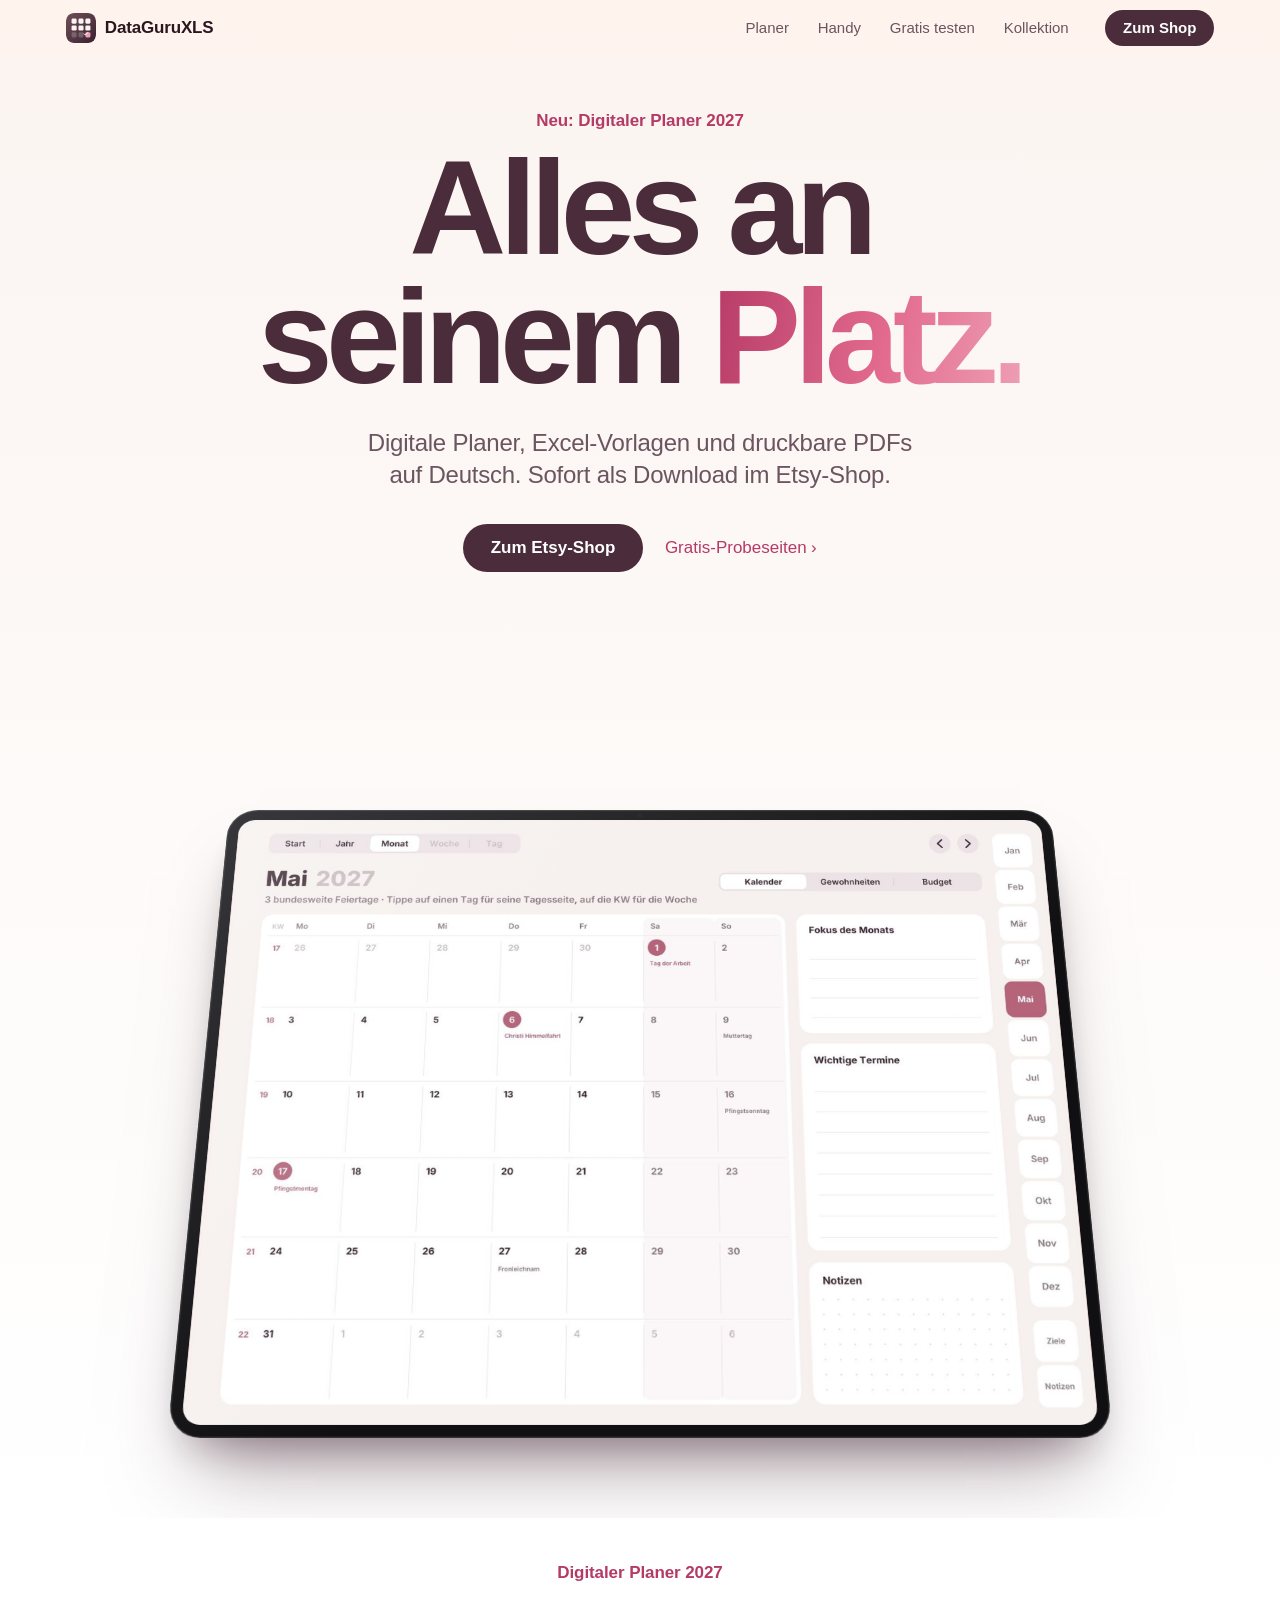
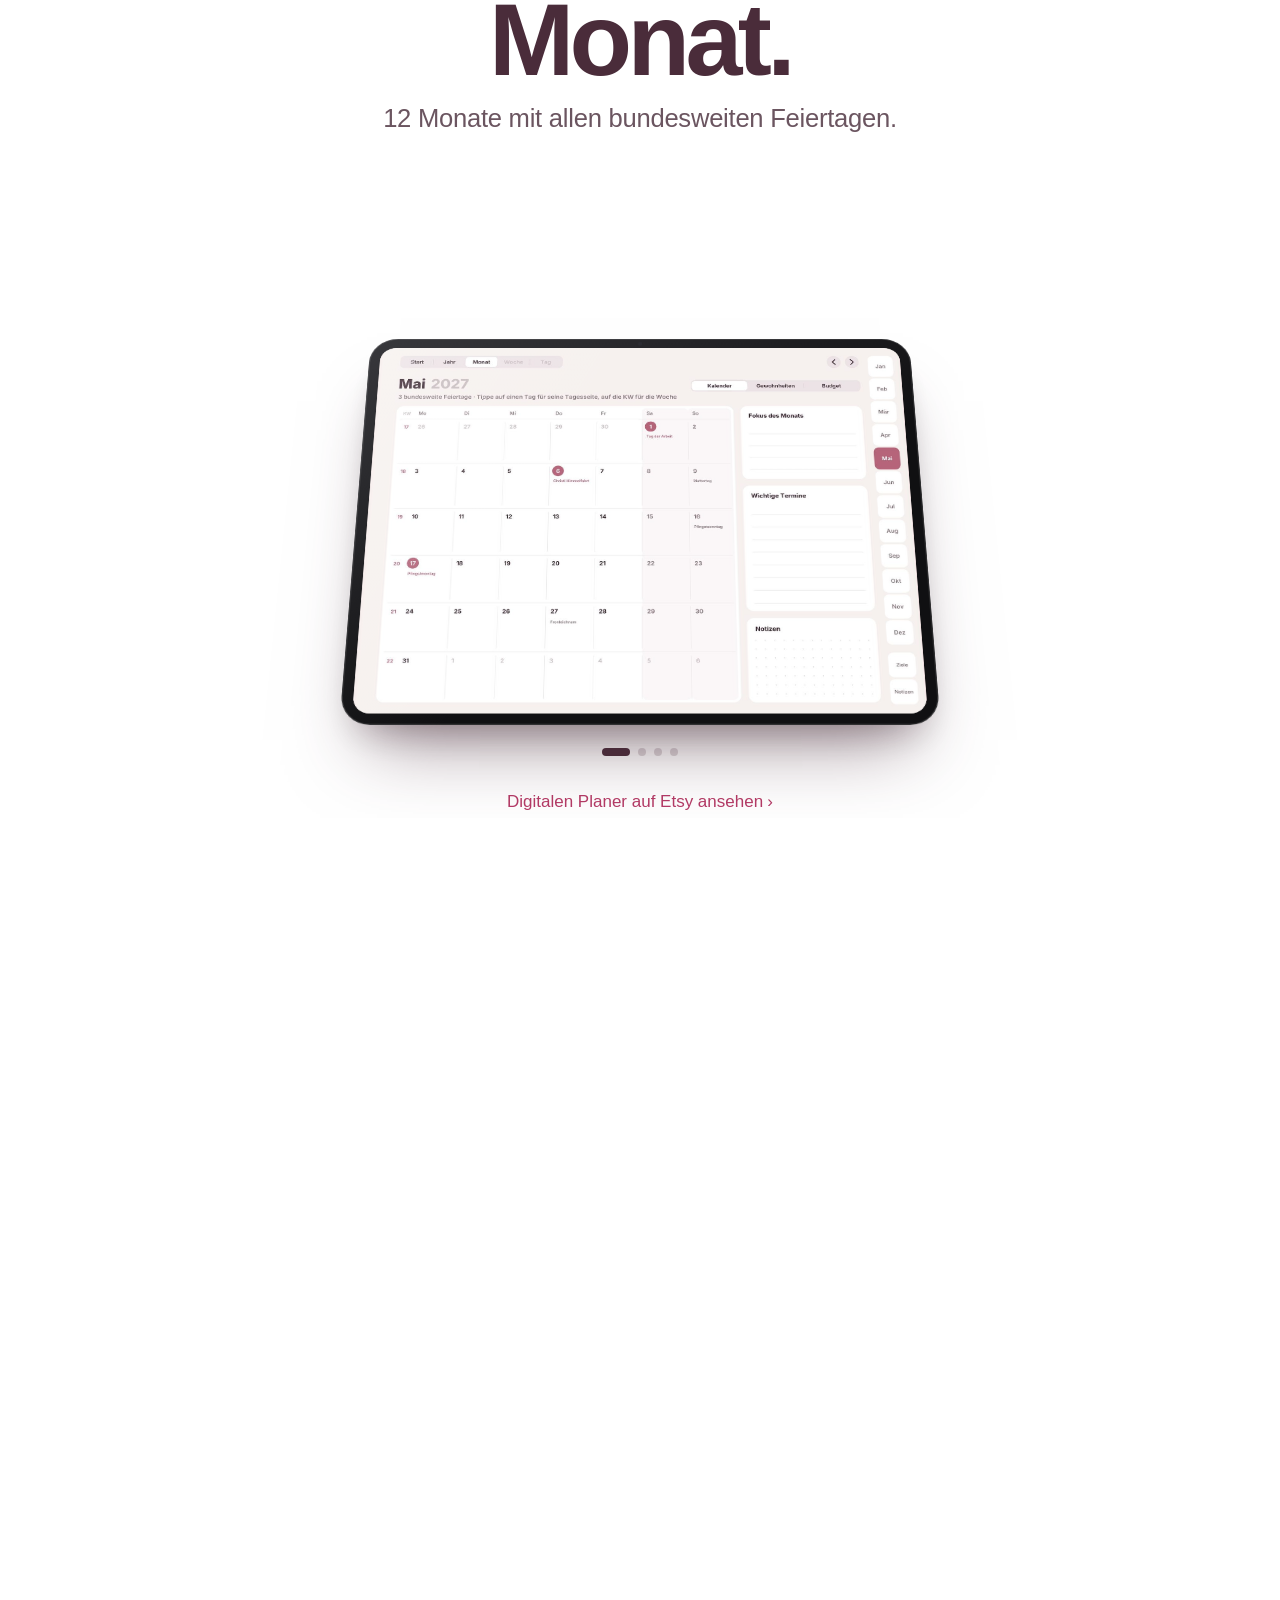
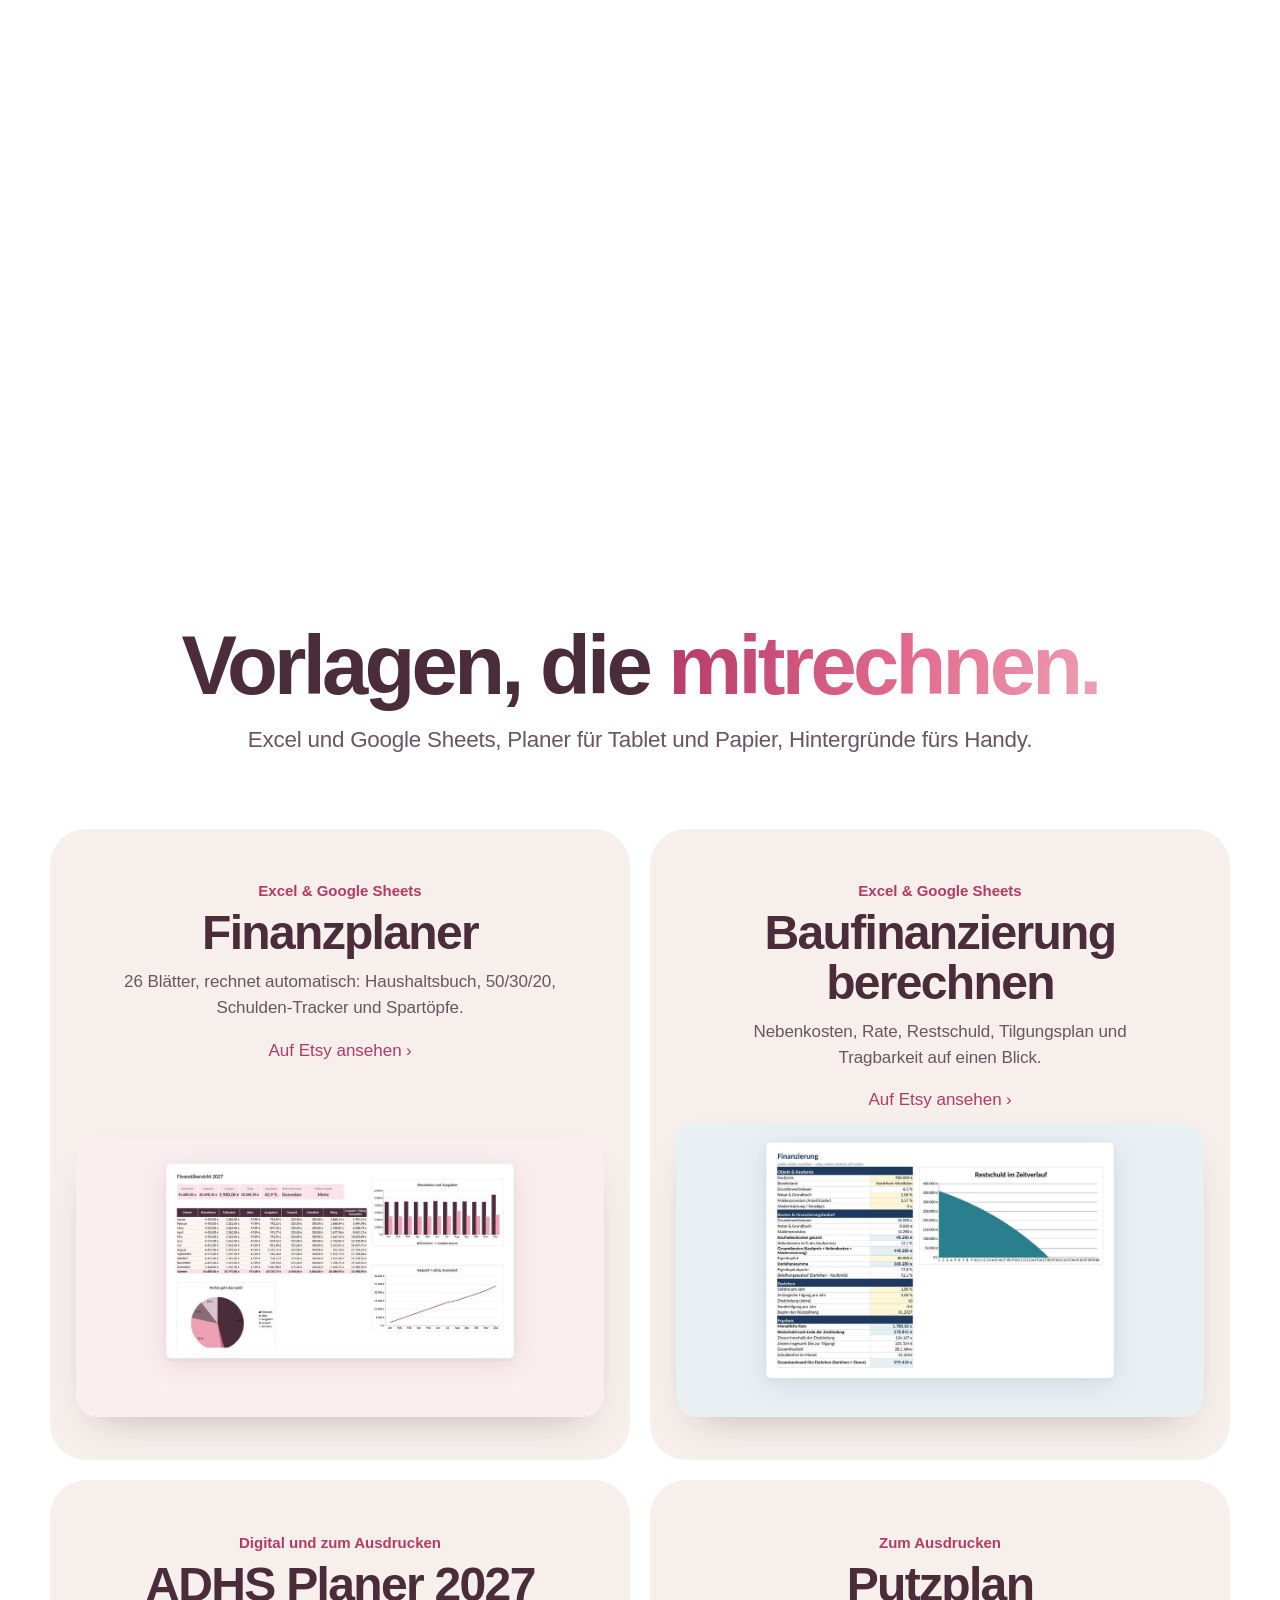
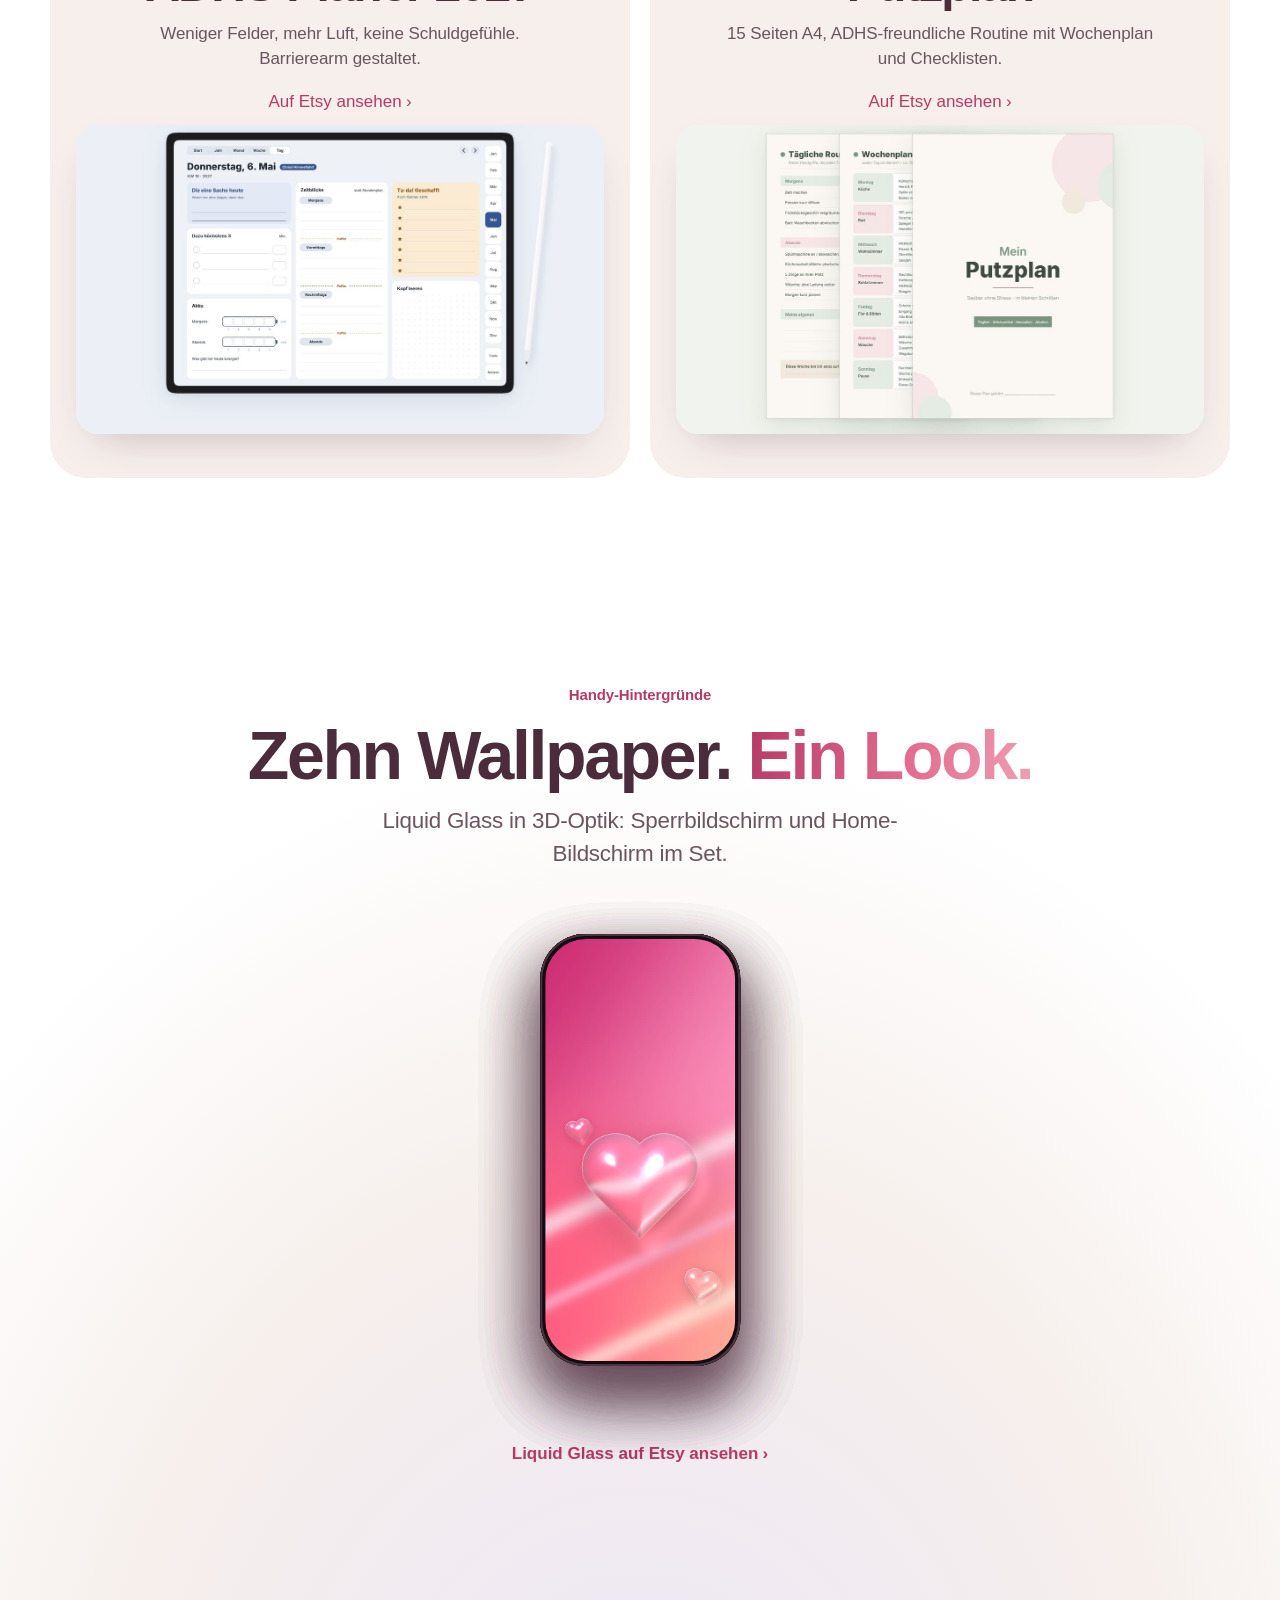
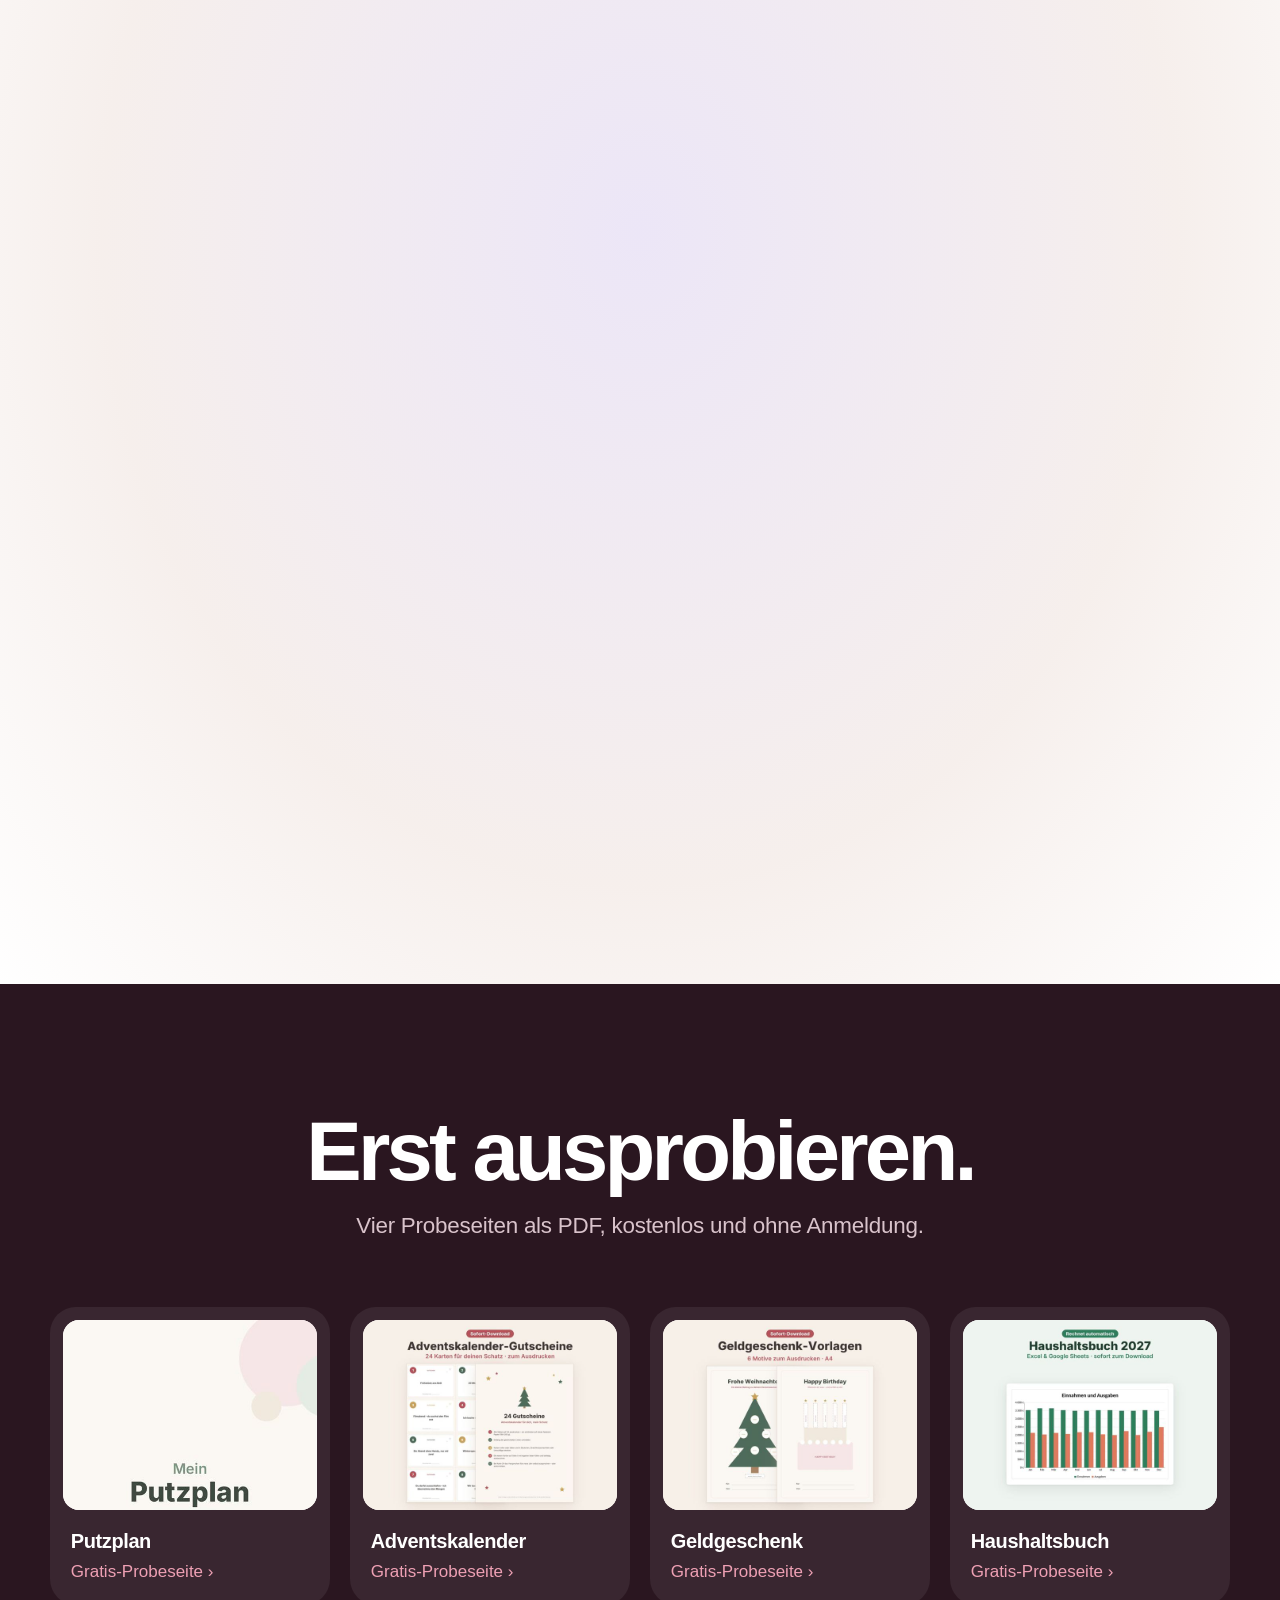
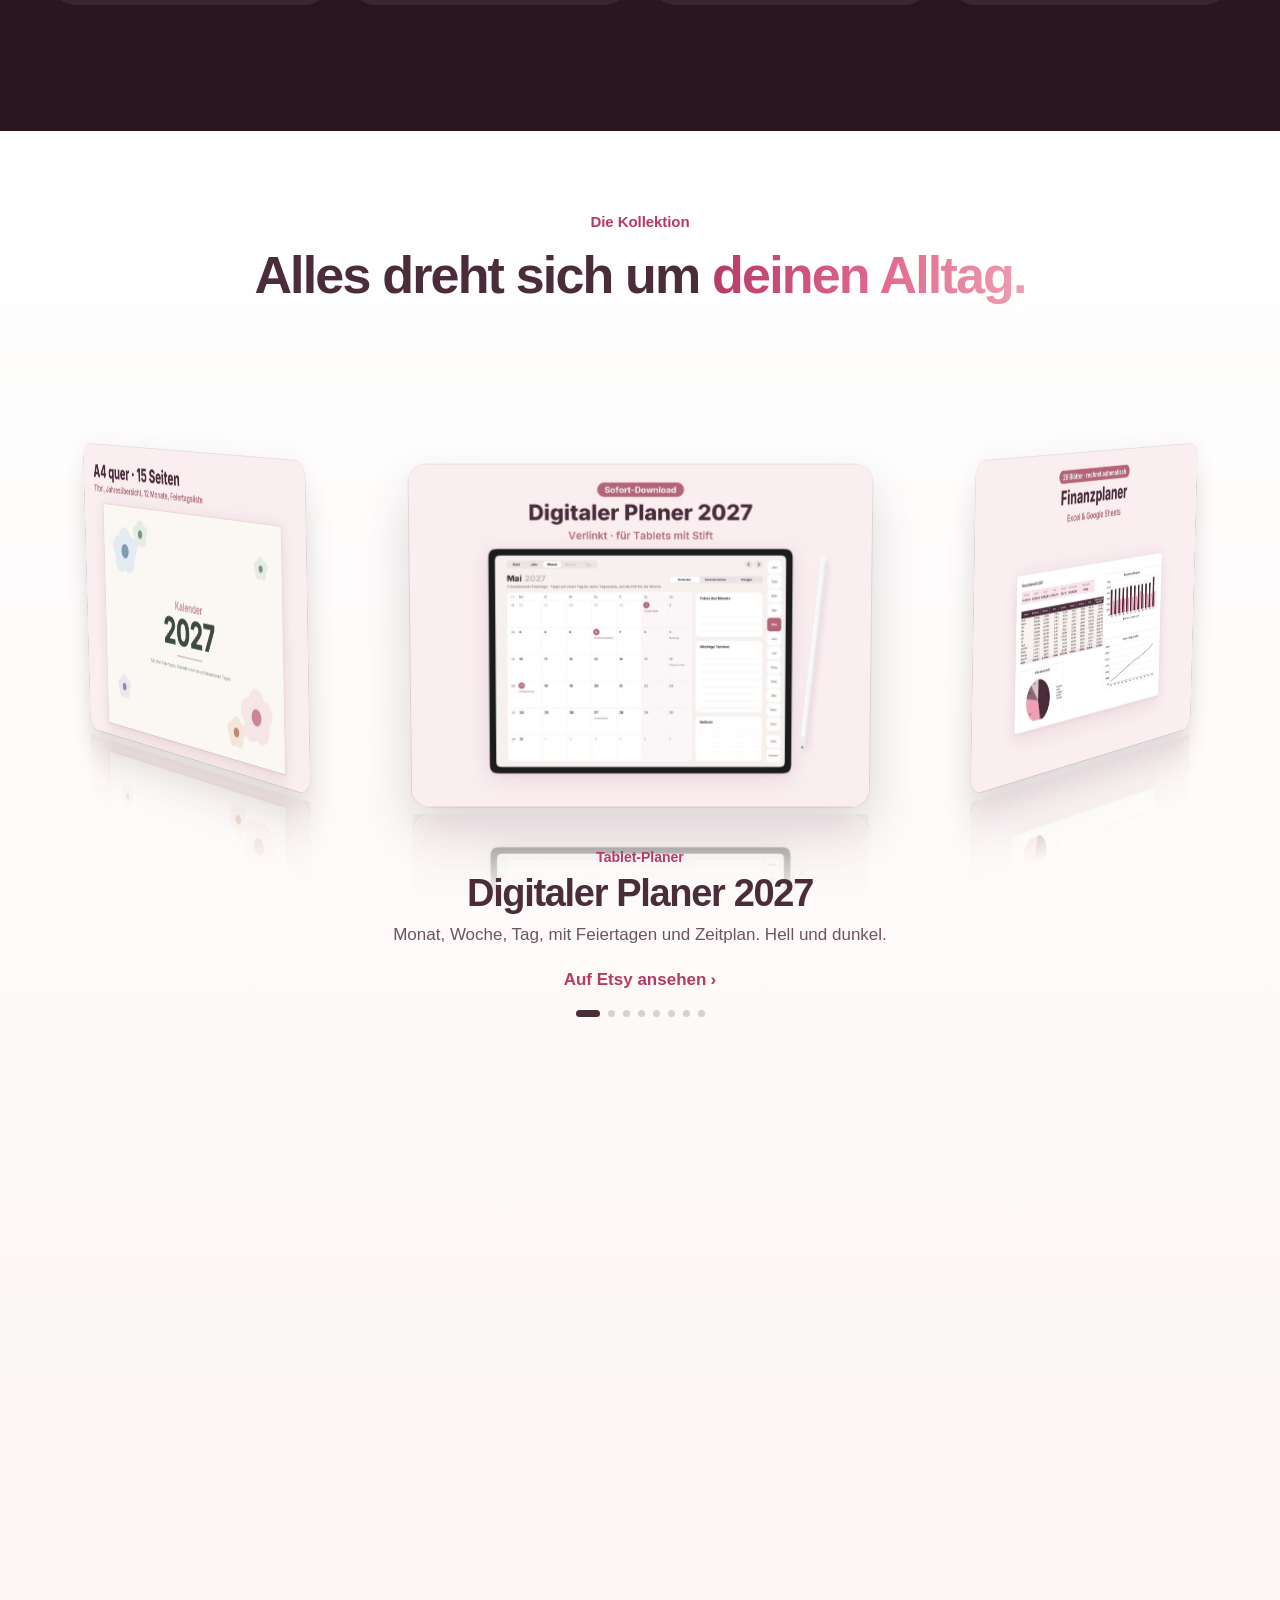
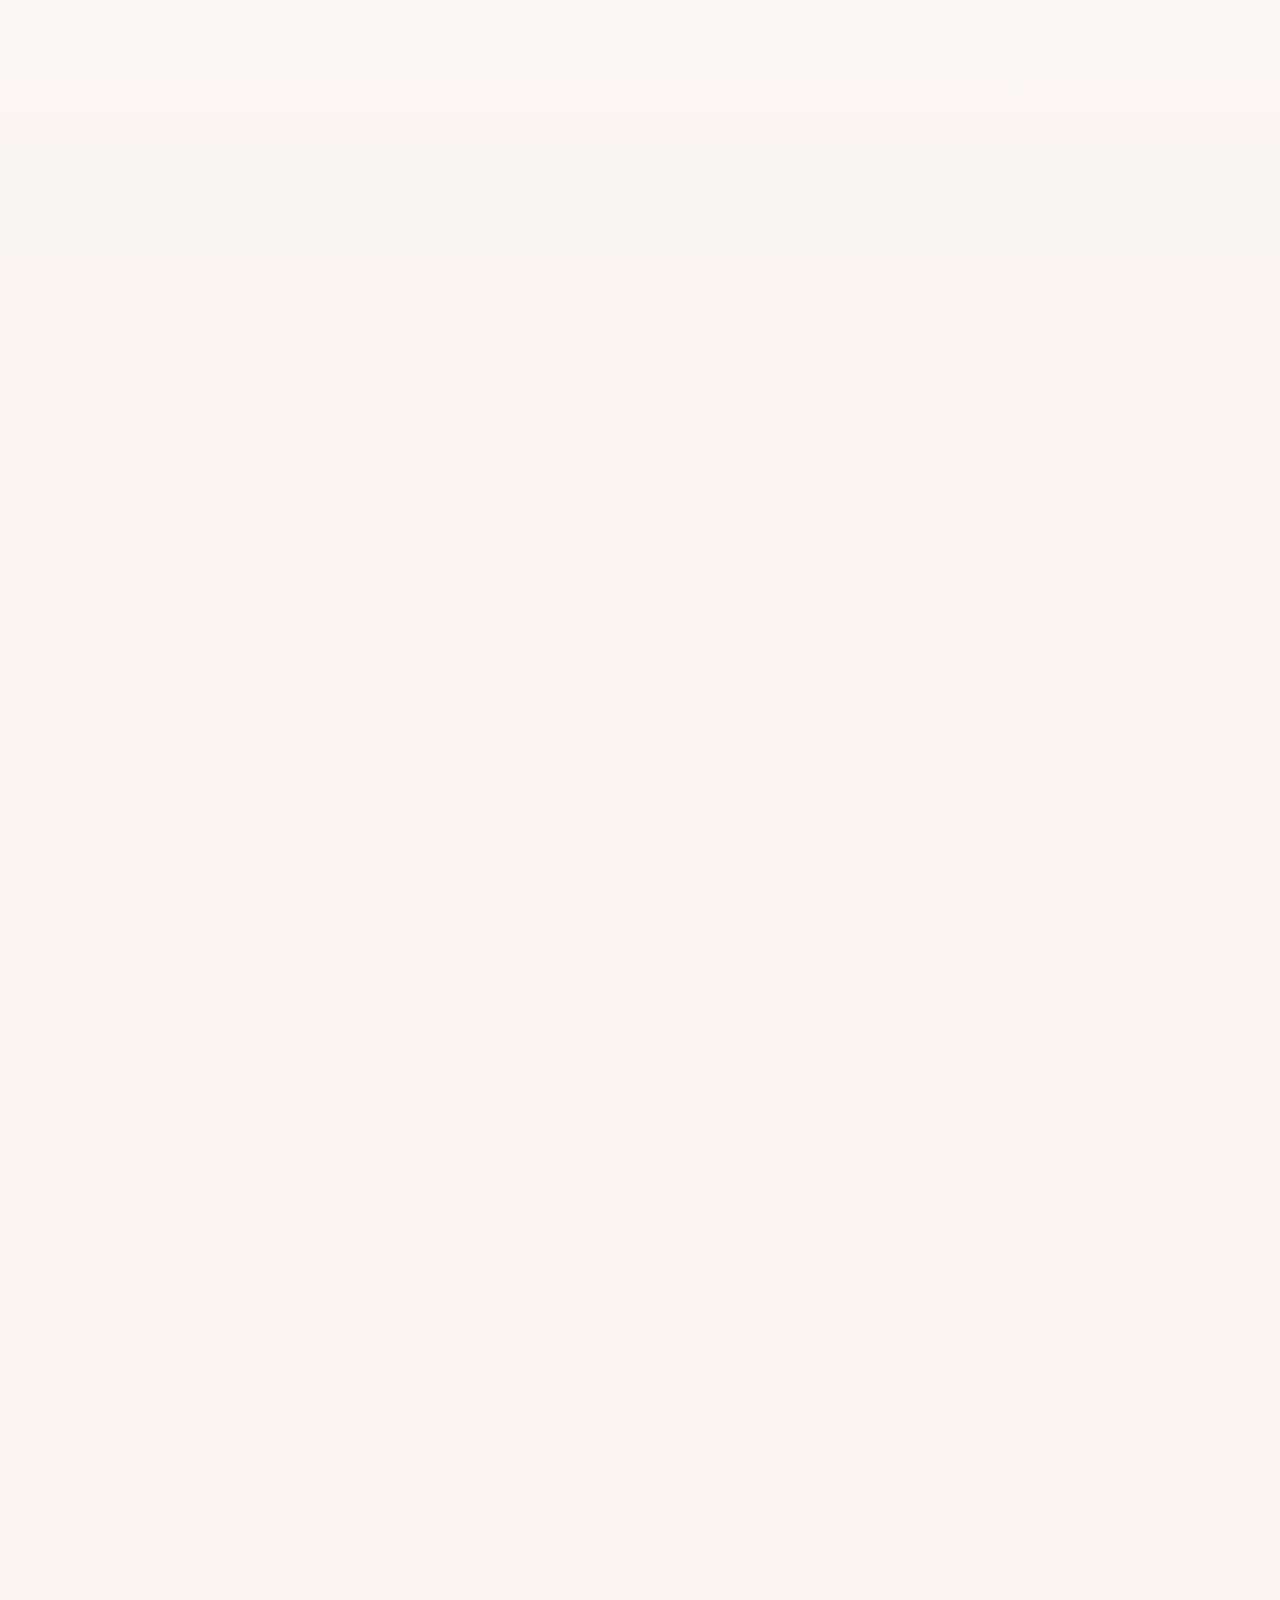
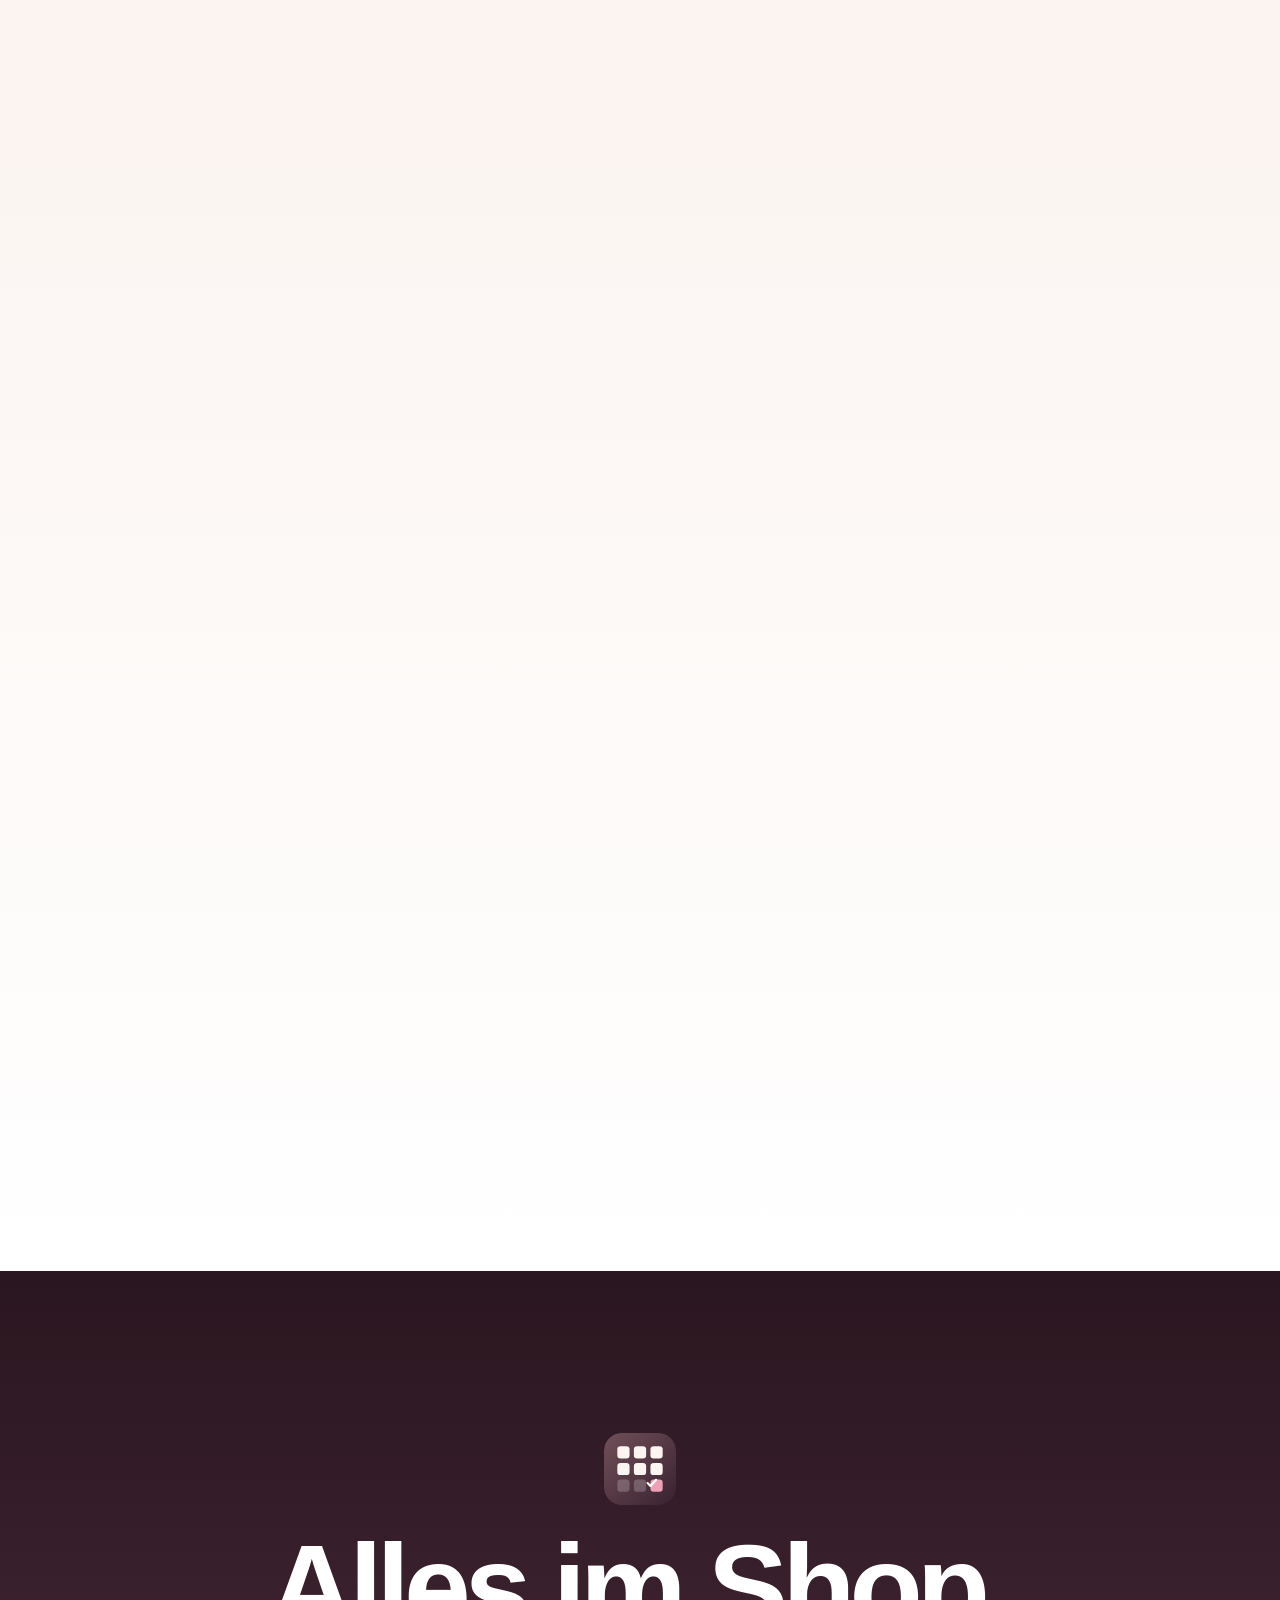
<file: index.html>
<!doctype html>
<html lang="de">
<head>
<meta charset="utf-8">
<meta name="viewport" content="width=device-width, initial-scale=1, viewport-fit=cover">
<title>DataGuruXLS – Planer, Excel-Vorlagen und PDFs auf Deutsch</title>
<meta name="description" content="Digitale Planer, Excel- und Google-Sheets-Vorlagen und druckbare PDFs auf Deutsch. Sofort als Download im Etsy-Shop, mit kostenlosen Probeseiten.">
<meta name="theme-color" content="#FBF4F1">
<link rel="canonical" href="https://gbrkirchner-coder.github.io/dataguruxls/">
<meta property="og:type" content="website"><meta property="og:locale" content="de_DE">
<meta property="og:title" content="DataGuruXLS – Planer, Excel-Vorlagen und PDFs auf Deutsch">
<meta property="og:description" content="Digitale Planer, Excel- und Google-Sheets-Vorlagen und druckbare PDFs auf Deutsch. Sofort als Download im Etsy-Shop.">
<meta property="og:url" content="https://gbrkirchner-coder.github.io/dataguruxls/">
<link rel="icon" href="img/marke.svg" type="image/svg+xml">
<link rel="stylesheet" href="style.css">
<link rel="stylesheet" href="extra.css">
<script src="app.js" defer></script>
<script src="extra.js" defer></script>
</head>
<body>
<a class="skip" href="#inhalt">Zum Inhalt springen</a>

<header class="nav" id="nav">
  <div class="nav-in">
    <a class="brand" href="#top" aria-label="DataGuruXLS, zum Seitenanfang"><img src="img/marke.svg" width="30" height="30" alt=""><span>DataGuruXLS</span></a>
    <nav aria-label="Hauptnavigation">
      <ul>
        <li><a href="#buehne">Planer</a></li>
        <li><a href="#handy">Handy</a></li>
        <li><a href="#gratis">Gratis testen</a></li><li><a href="#kollektion">Kollektion</a></li>
      </ul>
    </nav>
    <a class="pill pill-sm" href="https://www.etsy.com/shop/DataGuruXLS" rel="noopener sponsored" target="_blank">Zum Shop</a>
  </div>
</header>

<main id="inhalt">

<!-- 1 · Hero -->
<section class="hero" id="top">
  <p class="eyebrow" data-reveal>Neu: Digitaler Planer 2027</p>
  <h1 data-reveal>Alles an<br>seinem <span class="grad">Platz.</span></h1>
  <p class="lead" data-reveal>Digitale Planer, Excel-Vorlagen und druckbare PDFs auf Deutsch. Sofort als Download im Etsy-Shop.</p>
  <p class="cta-row" data-reveal>
    <a class="pill" href="https://www.etsy.com/shop/DataGuruXLS" rel="noopener sponsored" target="_blank">Zum Etsy-Shop</a>
    <a class="more" href="#gratis">Gratis-Probeseiten<span aria-hidden="true"> ›</span></a>
  </p>
  <div class="hero-device" id="heroDevice">
    <div class="tablet">
      <div class="screen"><img src="img/screen-monat.jpg" width="1400" height="1050" alt="Monatsansicht des Digitalen Planers 2027 mit Feiertagen auf einem Tablet"></div>
    </div>
  </div>
</section>

<!-- 2 · Produktbühne -->
<section class="stage" id="buehne" aria-labelledby="buehne-titel" data-n="4">
  <div class="stage-sticky">
    <div class="stage-head">
      <p class="eyebrow">Digitaler Planer 2027</p>
      <h2 id="buehne-titel" class="sr-only">Der Digitale Planer 2027 in vier Ansichten</h2>
      <div class="chapters" aria-live="polite">
        <div class="chapter is-on"><p class="ch-title">Monat.</p><p class="ch-text">12 Monate mit allen bundesweiten Feiertagen.</p></div>
        <div class="chapter"><p class="ch-title">Woche.</p><p class="ch-text">Tippe auf einen Tag, schon bist du da.</p></div>
        <div class="chapter"><p class="ch-title">Tag.</p><p class="ch-text">Zeitplan, Top 3, To-dos und Notizen.</p></div>
        <div class="chapter"><p class="ch-title">Hell und dunkel.</p><p class="ch-text">Zwei Farbthemen inklusive.</p></div>
      </div>
    </div>
    <div class="stage-device" id="stageDevice">
      <div class="tablet">
        <div class="screen">
          <img class="shot is-on" src="img/screen-monat.jpg" width="1400" height="1050" alt="Monatsansicht mit Feiertagen" loading="lazy">
          <img class="shot" src="img/screen-woche.jpg" width="1400" height="1050" alt="Wochenansicht KW 18 mit sieben Tageskarten" loading="lazy">
          <img class="shot" src="img/screen-tag.jpg" width="1400" height="1037" alt="Tagesseite mit Zeitplan, Top 3, To-dos, Mini-Kalender und Notizen" loading="lazy">
          <img class="shot" src="img/screen-dunkel.jpg" width="1400" height="1050" alt="Wochenansicht im dunklen Farbthema" loading="lazy">
        </div>
      </div>
    </div>
    <ol class="dots" aria-hidden="true"><li class="is-on"></li><li></li><li></li><li></li></ol>
    <p class="stage-foot"><a class="more" href="https://www.etsy.com/listing/4594981739" rel="noopener sponsored" target="_blank">Digitalen Planer auf Etsy ansehen<span aria-hidden="true"> ›</span></a></p>
  </div>
</section>

<!-- 4 · Highlights -->
<section class="tiles" id="shop" aria-labelledby="shop-titel">
  <div class="sec-head" data-reveal>
    <h2 id="shop-titel">Vorlagen, die <span class="grad">mitrechnen.</span></h2>
    <p>Excel und Google Sheets, Planer für Tablet und Papier, Hintergründe fürs Handy.</p>
  </div>
  <div class="tile-grid">
    <article class="tile" data-reveal>
      <div class="tile-text"><p class="kicker">Excel &amp; Google Sheets</p><h3>Finanzplaner</h3><p>26 Blätter, rechnet automatisch: Haushaltsbuch, 50/30/20, Schulden-Tracker und Spartöpfe.</p>
      <p class="links"><a class="more" href="https://www.etsy.com/listing/4595655571" rel="noopener sponsored" target="_blank">Auf Etsy ansehen<span aria-hidden="true"> ›</span></a></p></div>
      <div class="tile-img"><img data-par src="img/cover-finanzplaner.jpg" style="--c:0.3" width="1200" height="900" loading="lazy" alt="Titelbild des Finanzplaners mit Jahresübersicht, Diagrammen und Tabelle"></div>
    </article>
    <article class="tile" data-reveal>
      <div class="tile-text"><p class="kicker">Excel &amp; Google Sheets</p><h3>Baufinanzierung berechnen</h3><p>Nebenkosten, Rate, Restschuld, Tilgungsplan und Tragbarkeit auf einen Blick.</p>
      <p class="links"><a class="more" href="https://www.etsy.com/listing/4600758764" rel="noopener sponsored" target="_blank">Auf Etsy ansehen<span aria-hidden="true"> ›</span></a></p></div>
      <div class="tile-img"><img data-par src="img/cover-baufinanzierung.jpg" style="--c:0.26" width="1200" height="900" loading="lazy" alt="Immobilien-Finanzierungsplaner mit Eingabefeldern und Diagramm der Restschuld"></div>
    </article>
    <article class="tile" data-reveal>
      <div class="tile-text"><p class="kicker">Digital und zum Ausdrucken</p><h3>ADHS Planer 2027</h3><p>Weniger Felder, mehr Luft, keine Schuldgefühle. Barrierearm gestaltet.</p>
      <p class="links"><a class="more" href="https://www.etsy.com/listing/4595688558" rel="noopener sponsored" target="_blank">Auf Etsy ansehen<span aria-hidden="true"> ›</span></a></p></div>
      <div class="tile-img"><img data-par src="img/cover-adhs.jpg" style="--c:0.22" width="1200" height="900" loading="lazy" alt="ADHS Planer 2027 auf einem Tablet mit Tagesseite"></div>
    </article>
    <article class="tile" data-reveal>
      <div class="tile-text"><p class="kicker">Zum Ausdrucken</p><h3>Putzplan</h3><p>15 Seiten A4, ADHS-freundliche Routine mit Wochenplan und Checklisten.</p>
      <p class="links"><a class="more" href="https://www.etsy.com/listing/4593582318" rel="noopener sponsored" target="_blank">Auf Etsy ansehen<span aria-hidden="true"> ›</span></a></p></div>
      <div class="tile-img"><img data-par src="img/cover-putzplan.jpg" style="--c:0.22" width="1200" height="900" loading="lazy" alt="Putzplan mit Titelseite, Tagesroutine und Wochenplan in Salbeigrün"></div>
    </article>
  </div>
</section>

<!-- 6 · Handy-Hintergründe (Fächer aus Entwurf B) -->
<section class="handy" id="handy" aria-labelledby="h-t">
<div class="handy-sticky">
<div class="sec-head"><p class="eyebrow">Handy-Hintergründe</p><h2 id="h-t">Zehn Wallpaper. <span class="grad">Ein Look.</span></h2><p>Liquid Glass in 3D-Optik: Sperrbildschirm und Home-Bildschirm im Set.</p></div>
<div class="fan" id="fan"><div class="phone" style="--k:-2"><img src="img/wall-midnight.jpg" width="520" height="1126" alt="Wallpaper Midnight, Handy-Hintergrund" loading="lazy"></div><div class="phone" style="--k:-1"><img src="img/wall-aurora.jpg" width="520" height="1126" alt="Wallpaper Aurora, Handy-Hintergrund" loading="lazy"></div><div class="phone" style="--k:0"><img src="img/wall-sunset.jpg" width="520" height="1126" alt="Wallpaper Sunset, Handy-Hintergrund" loading="lazy"></div><div class="phone" style="--k:1"><img src="img/wall-lilac.jpg" width="520" height="1126" alt="Wallpaper Lilac, Handy-Hintergrund" loading="lazy"></div><div class="phone" style="--k:2"><img src="img/wall-rose.jpg" width="520" height="1126" alt="Wallpaper Rose, Handy-Hintergrund" loading="lazy"></div></div>

<p class="sec-foot"><a class="more" href="https://www.etsy.com/listing/4597904468" rel="noopener sponsored" target="_blank">Liquid Glass auf Etsy ansehen<span aria-hidden="true"> ›</span></a></p>
</div>
</section>

<!-- 6 · Gratis -->
<section class="gratis" id="gratis" aria-labelledby="gratis-titel">
  <div class="sec-head" data-reveal>
    <h2 id="gratis-titel">Erst ausprobieren.</h2>
    <p>Vier Probeseiten als PDF, kostenlos und ohne Anmeldung.</p>
  </div>
  <ul class="gr-grid">
    <li data-reveal><a href="putzplan-zum-ausdrucken-kostenlos.html"><img src="img/gratis-putzplan.jpg" width="509" height="640" loading="lazy" alt="Probeseite Putzplan"><strong>Putzplan</strong><span>Gratis-Probeseite ›</span></a></li>
    <li data-reveal><a href="adventskalender-gutscheine-zum-ausdrucken.html"><img src="img/gratis-adventskalender.jpg" width="640" height="480" loading="lazy" alt="Probeseite Adventskalender-Gutscheine"><strong>Adventskalender</strong><span>Gratis-Probeseite ›</span></a></li>
    <li data-reveal><a href="geldgeschenk-vorlage-kostenlos.html"><img src="img/gratis-geldgeschenk.jpg" width="640" height="480" loading="lazy" alt="Probeseite Geldgeschenk-Vorlage"><strong>Geldgeschenk</strong><span>Gratis-Probeseite ›</span></a></li>
    <li data-reveal><a href="haushaltsbuch-vorlage-kostenlos.html"><img src="img/gratis-haushaltsbuch.jpg" width="640" height="480" loading="lazy" alt="Probeseite Haushaltsbuch"><strong>Haushaltsbuch</strong><span>Gratis-Probeseite ›</span></a></li>
  </ul>
</section>

<!-- Kollektion (3D-Karussell aus Entwurf B) -->
<section class="coll" id="kollektion" aria-labelledby="coll-t">
<div class="coll-sticky">
<div class="coll-head"><p class="eyebrow">Die Kollektion</p><h2 id="coll-t">Alles dreht sich um <span class="grad">deinen Alltag.</span></h2></div>
<div class="ring-wrap" id="ringWrap"><ul class="ring" id="ring"><li class="face" style="--i:0"><img src="img/cover-digitalplaner.jpg" width="1200" height="900" alt="Titelbild des Digitalen Planers 2027"></li><li class="face" style="--i:1"><img src="img/cover-finanzplaner.jpg" width="1200" height="900" alt="Titelbild des Finanzplaners"></li><li class="face" style="--i:2"><img src="img/cover-baufinanzierung.jpg" width="1200" height="900" alt="Titelbild der Baufinanzierungs-Vorlage"></li><li class="face" style="--i:3"><img src="img/cover-liquid-glass.jpg" width="1200" height="900" alt="Titelbild der Liquid-Glass-Hintergründe" loading="lazy"></li><li class="face" style="--i:4"><img src="img/cover-adhs.jpg" width="1200" height="900" alt="Titelbild des ADHS Planers" loading="lazy"></li><li class="face" style="--i:5"><img src="img/cover-putzplan.jpg" width="1200" height="900" alt="Titelbild des Putzplans" loading="lazy"></li><li class="face" style="--i:6"><img src="img/cover-routinekarten.jpg" width="1200" height="900" alt="Titelbild der Routinekarten" loading="lazy"></li><li class="face" style="--i:7"><img src="img/cover-kalender.jpg" width="1200" height="900" alt="Titelbild des Kalenders 2027" loading="lazy"></li></ul></div>
<div class="caps" id="caps" aria-live="polite"><div class="cap is-on"><p class="kicker">Tablet-Planer</p><h3>Digitaler Planer 2027</h3><p>Monat, Woche, Tag, mit Feiertagen und Zeitplan. Hell und dunkel.</p><a class="more" href="https://www.etsy.com/listing/4594981739" rel="noopener sponsored" target="_blank">Auf Etsy ansehen<span aria-hidden="true"> ›</span></a></div><div class="cap"><p class="kicker">Excel &amp; Google Sheets</p><h3>Finanzplaner</h3><p>26 Blätter, rechnet automatisch: Haushaltsbuch, 50/30/20, Schulden-Tracker.</p><a class="more" href="https://www.etsy.com/listing/4595655571" rel="noopener sponsored" target="_blank">Auf Etsy ansehen<span aria-hidden="true"> ›</span></a></div><div class="cap"><p class="kicker">Excel &amp; Google Sheets</p><h3>Baufinanzierung berechnen</h3><p>Nebenkosten, Rate, Restschuld und Tilgungsplan auf einen Blick.</p><a class="more" href="https://www.etsy.com/listing/4600758764" rel="noopener sponsored" target="_blank">Auf Etsy ansehen<span aria-hidden="true"> ›</span></a></div><div class="cap"><p class="kicker">Handy-Hintergründe</p><h3>Liquid Glass Wallpaper</h3><p>Zehn Hintergründe in 3D-Optik, Sperr- und Home-Bildschirm im Set.</p><a class="more" href="https://www.etsy.com/listing/4597904468" rel="noopener sponsored" target="_blank">Auf Etsy ansehen<span aria-hidden="true"> ›</span></a></div><div class="cap"><p class="kicker">Digital und zum Ausdrucken</p><h3>ADHS Planer 2027</h3><p>Weniger Felder, mehr Luft, keine Schuldgefühle.</p><a class="more" href="https://www.etsy.com/listing/4595688558" rel="noopener sponsored" target="_blank">Auf Etsy ansehen<span aria-hidden="true"> ›</span></a></div><div class="cap"><p class="kicker">Zum Ausdrucken</p><h3>Putzplan</h3><p>15 Seiten A4 mit Wochenplan und Checklisten.</p><a class="more" href="https://www.etsy.com/listing/4593582318" rel="noopener sponsored" target="_blank">Auf Etsy ansehen<span aria-hidden="true"> ›</span></a></div><div class="cap"><p class="kicker">Zum Ausdrucken</p><h3>Routinekarten für Kinder</h3><p>64 Karten und 6 Tafeln für Tages- und Wochenplan.</p><a class="more" href="https://www.etsy.com/listing/4595690834" rel="noopener sponsored" target="_blank">Auf Etsy ansehen<span aria-hidden="true"> ›</span></a></div><div class="cap"><p class="kicker">Zum Ausdrucken</p><h3>Kalender 2027</h3><p>Mit Feiertagen und Kalenderwochen, A4 quer.</p><a class="more" href="https://www.etsy.com/listing/4593657492" rel="noopener sponsored" target="_blank">Auf Etsy ansehen<span aria-hidden="true"> ›</span></a></div></div>

<ol class="rdots" id="rdots" aria-hidden="true"><li></li><li></li><li></li><li></li><li></li><li></li><li></li><li></li></ol>
</div>
</section>
<section class="coll-list" aria-labelledby="cl-t"><h2 id="cl-t" class="sr-only">Alle Produkte</h2><ul><li><a href="#handy">Handy</a></li><li><a href="#kollektion">Kollektion</a></li><li><a href="#gratis">Gratis testen</a></li></ul></section>

<!-- 7 · Abschluss -->
<section class="final" aria-labelledby="final-titel">
  <img src="img/marke.svg" width="72" height="72" alt="" data-reveal>
  <h2 id="final-titel" data-reveal>Alles im Shop.</h2>
  <p data-reveal>Kalender, Planer, Tabellen, Gutscheine und Hintergründe. Sofort als Download.</p>
  <p data-reveal><a class="pill pill-lg" href="https://www.etsy.com/shop/DataGuruXLS" rel="noopener sponsored" target="_blank">Zum Etsy-Shop DataGuruXLS</a></p>
</section>
</main>

<footer class="foot">
  <div class="foot-in">
    <p>Die Vorlagen und die Texte dieser Seite wurden mithilfe von KI-Werkzeugen entwickelt und vor der Veröffentlichung automatisch geprüft. Diese Seite verwendet keine Cookies und kein Tracking. Die Vorlagen sind für die private Nutzung gedacht, Weiterverkauf oder Weitergabe ist nicht erlaubt.</p>
    <ul>
      <li><a href="impressum.html">Impressum</a></li>
      <li><a href="datenschutz.html">Datenschutz</a></li>
      <li><a href="#gratis">Gratis-Probeseiten</a></li>
      <li><a href="https://www.etsy.com/shop/DataGuruXLS" rel="noopener">Shop auf Etsy</a></li>
    </ul>
    
  </div>
</footer>
</body>
</html>
</file>
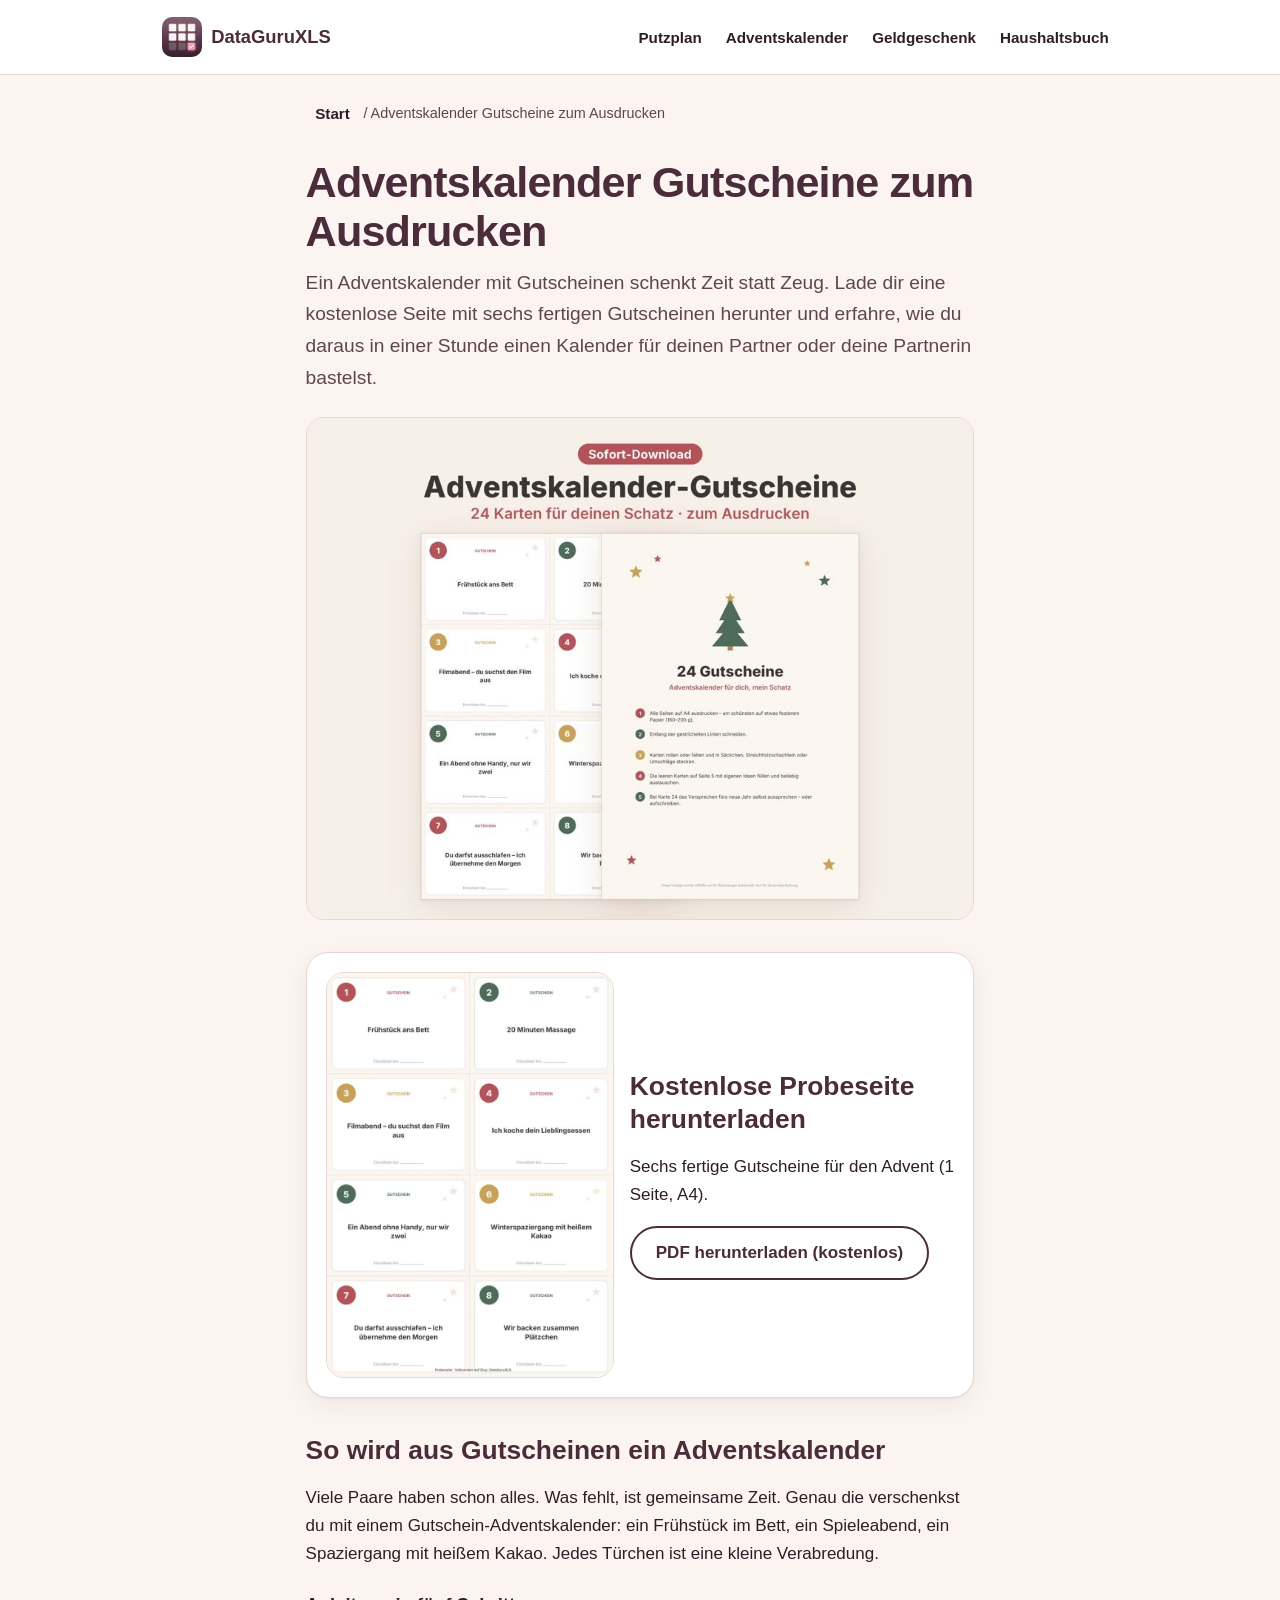
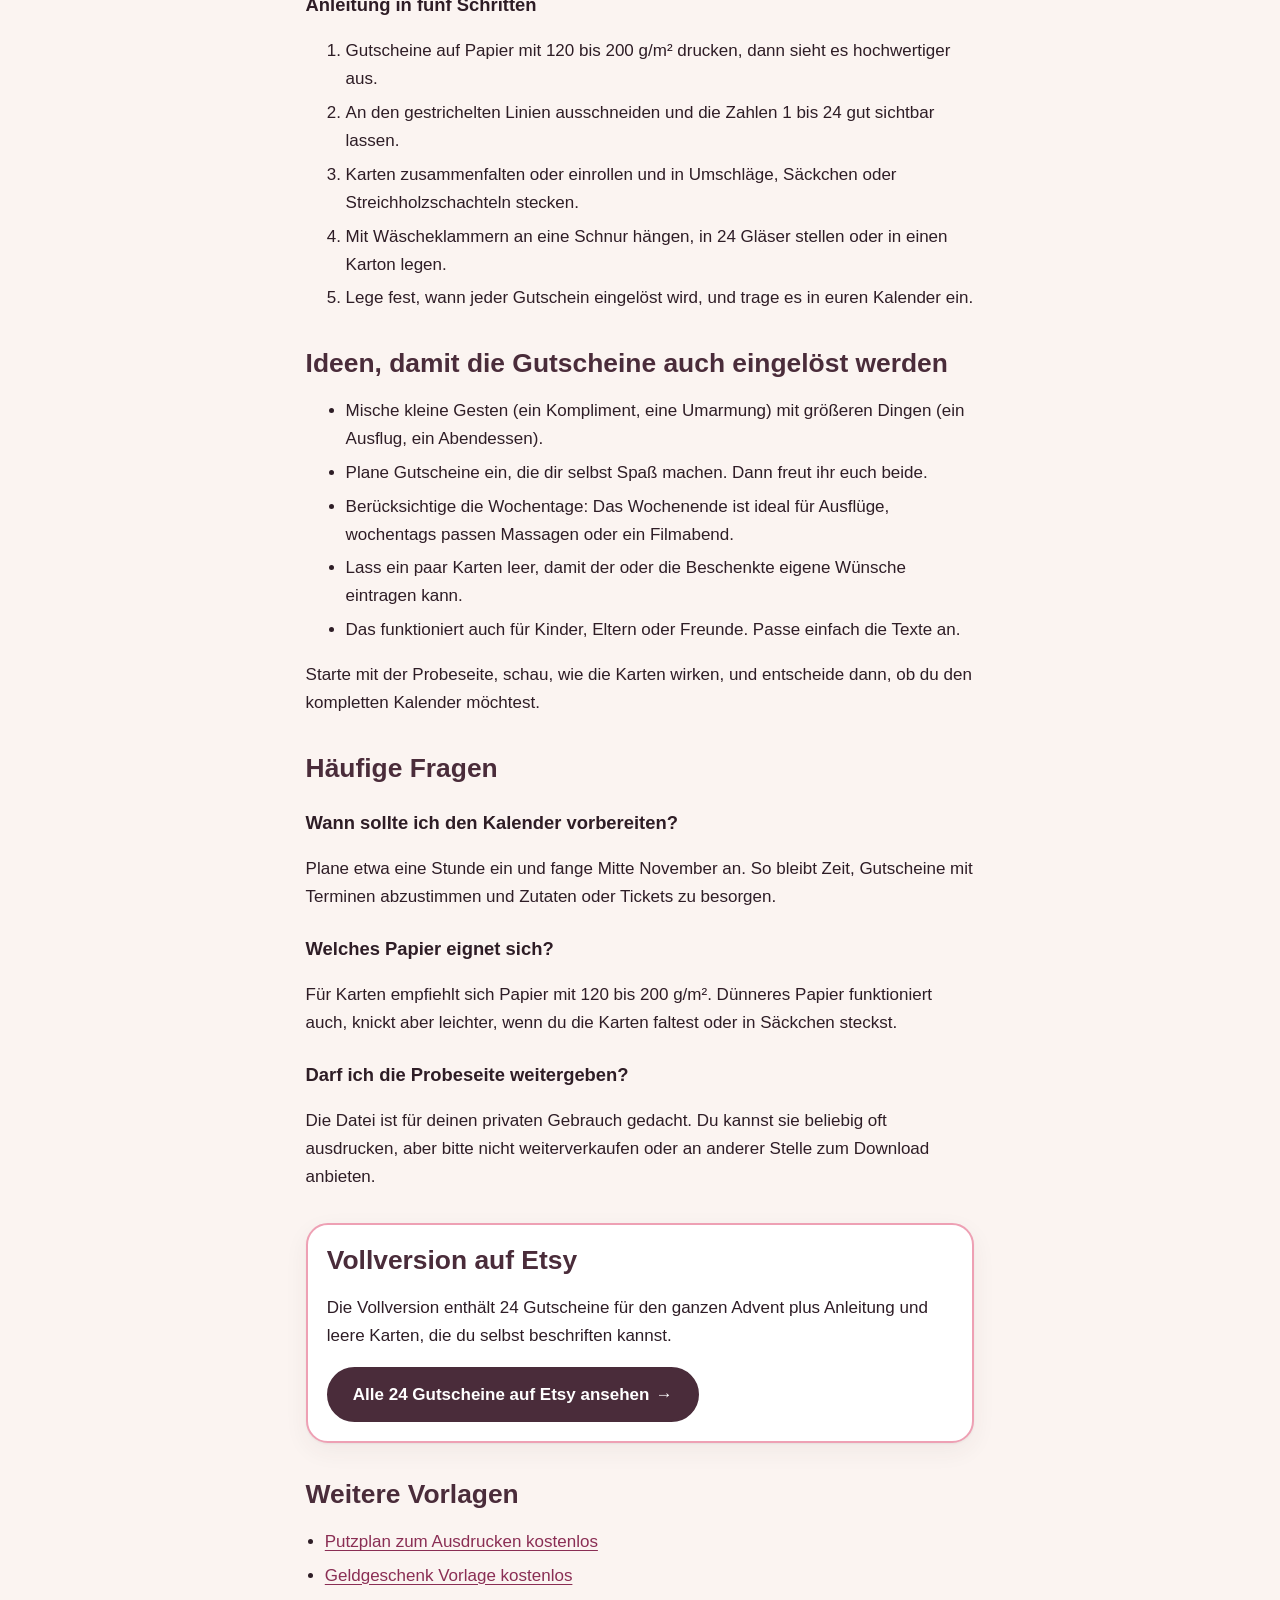
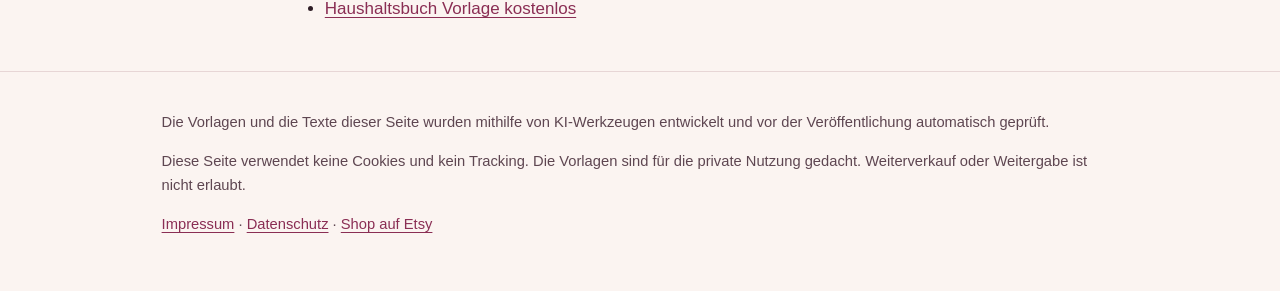
<file: adventskalender-gutscheine-zum-ausdrucken.html>
<!doctype html>
<html lang="de">
<head>
<meta charset="utf-8">
<meta name="viewport" content="width=device-width, initial-scale=1">
<title>Adventskalender Gutscheine zum Ausdrucken – kostenlose Probeseite</title>
<meta name="description" content="Adventskalender mit Gutscheinen zum Ausdrucken: kostenlose Probeseite mit 6 Gutscheinen als PDF, Ideen und Anleitung. Alle 24 Gutscheine gibt es auf Etsy.">
<link rel="canonical" href="https://gbrkirchner-coder.github.io/dataguruxls/adventskalender-gutscheine-zum-ausdrucken.html">
<meta name="theme-color" content="#4A2C3A">
<meta property="og:type" content="website">
<meta property="og:locale" content="de_DE">
<meta property="og:title" content="Adventskalender Gutscheine zum Ausdrucken – kostenlose Probeseite">
<meta property="og:description" content="Adventskalender mit Gutscheinen zum Ausdrucken: kostenlose Probeseite mit 6 Gutscheinen als PDF, Ideen und Anleitung. Alle 24 Gutscheine gibt es auf Etsy.">
<meta property="og:url" content="https://gbrkirchner-coder.github.io/dataguruxls/adventskalender-gutscheine-zum-ausdrucken.html">
<meta property="og:image" content="https://gbrkirchner-coder.github.io/dataguruxls/bilder/adventskalender-gutscheine-zum-ausdrucken.jpg">
<link rel="icon" href="assets/favicon.png" type="image/png">
<link rel="apple-touch-icon" href="assets/apple-touch-icon.png">
<link rel="stylesheet" href="assets/style.css">
<script type="application/ld+json">[{"@context":"https://schema.org","@type":"Article","headline":"Adventskalender Gutscheine zum Ausdrucken","description":"Adventskalender mit Gutscheinen zum Ausdrucken: kostenlose Probeseite mit 6 Gutscheinen als PDF, Ideen und Anleitung. Alle 24 Gutscheine gibt es auf Etsy.","inLanguage":"de-DE","mainEntityOfPage":"https://gbrkirchner-coder.github.io/dataguruxls/adventskalender-gutscheine-zum-ausdrucken.html","datePublished":"2026-10-24","dateModified":"2026-10-24","image":"https://gbrkirchner-coder.github.io/dataguruxls/bilder/adventskalender-gutscheine-zum-ausdrucken.jpg","author":{"@type":"Organization","name":"DataGuruXLS","url":"https://www.etsy.com/shop/DataGuruXLS"},"publisher":{"@type":"Organization","name":"DataGuruXLS","url":"https://www.etsy.com/shop/DataGuruXLS"},"isAccessibleForFree":true,"hasPart":{"@type":"DigitalDocument","name":"Adventskalender-Gutscheine-Probeseite.pdf","encodingFormat":"application/pdf","isAccessibleForFree":true,"url":"https://gbrkirchner-coder.github.io/dataguruxls/gratis/Adventskalender-Gutscheine-Probeseite.pdf"}},{"@context":"https://schema.org","@type":"BreadcrumbList","itemListElement":[{"@type":"ListItem","position":1,"name":"Start","item":"https://gbrkirchner-coder.github.io/dataguruxls/"},{"@type":"ListItem","position":2,"name":"Adventskalender Gutscheine zum Ausdrucken","item":"https://gbrkirchner-coder.github.io/dataguruxls/adventskalender-gutscheine-zum-ausdrucken.html"}]},{"@context":"https://schema.org","@type":"FAQPage","mainEntity":[{"@type":"Question","name":"Wann sollte ich den Kalender vorbereiten?","acceptedAnswer":{"@type":"Answer","text":"Plane etwa eine Stunde ein und fange Mitte November an. So bleibt Zeit, Gutscheine mit Terminen abzustimmen und Zutaten oder Tickets zu besorgen."}},{"@type":"Question","name":"Welches Papier eignet sich?","acceptedAnswer":{"@type":"Answer","text":"Für Karten empfiehlt sich Papier mit 120 bis 200 g/m². Dünneres Papier funktioniert auch, knickt aber leichter, wenn du die Karten faltest oder in Säckchen steckst."}},{"@type":"Question","name":"Darf ich die Probeseite weitergeben?","acceptedAnswer":{"@type":"Answer","text":"Die Datei ist für deinen privaten Gebrauch gedacht. Du kannst sie beliebig oft ausdrucken, aber bitte nicht weiterverkaufen oder an anderer Stelle zum Download anbieten."}}]}]</script>
</head>
<body>
<a class="skip" href="#inhalt">Zum Inhalt springen</a>
<header class="kopf"><div class="wrap">
<a class="marke" href="index.html"><img src="assets/logo.png" width="40" height="40" alt="">DataGuruXLS</a>
<nav aria-label="Hauptnavigation"><ul>
<li><a href="putzplan-zum-ausdrucken-kostenlos.html">Putzplan</a></li><li><a href="adventskalender-gutscheine-zum-ausdrucken.html">Adventskalender</a></li><li><a href="geldgeschenk-vorlage-kostenlos.html">Geldgeschenk</a></li><li><a href="haushaltsbuch-vorlage-kostenlos.html">Haushaltsbuch</a></li>
</ul></nav>
</div></header>
<main id="inhalt">
<article class="wrap artikel">
<nav class="krumen" aria-label="Brotkrumen"><a href="index.html">Start</a> / <span>Adventskalender Gutscheine zum Ausdrucken</span></nav>
<h1>Adventskalender Gutscheine zum Ausdrucken</h1>
<p class="lead">Ein Adventskalender mit Gutscheinen schenkt Zeit statt Zeug. Lade dir eine kostenlose Seite mit sechs fertigen Gutscheinen herunter und erfahre, wie du daraus in einer Stunde einen Kalender für deinen Partner oder deine Partnerin bastelst.</p>
<figure class="hero"><img src="bilder/adventskalender-gutscheine-zum-ausdrucken.jpg" width="900" height="675" alt="Titelbild der Adventskalender-Gutscheine mit Tannenbaum und 24 Gutscheinen"></figure>
<section class="gratis" aria-labelledby="gratis-t">
<img src="bilder/adventskalender-gutscheine-zum-ausdrucken-probe.jpg" width="700" height="990" loading="lazy" alt="Vorschau der kostenlosen Probeseite">
<div>
<h2 id="gratis-t">Kostenlose Probeseite herunterladen</h2>
<p>Sechs fertige Gutscheine für den Advent (1 Seite, A4).</p>
<a class="knopf zweit" href="gratis/Adventskalender-Gutscheine-Probeseite.pdf" download>PDF herunterladen (kostenlos)</a>
</div></section>
<section>
<h2>So wird aus Gutscheinen ein Adventskalender</h2>
<p>Viele Paare haben schon alles. Was fehlt, ist gemeinsame Zeit. Genau die verschenkst du mit einem Gutschein-Adventskalender: ein Frühstück im Bett, ein Spieleabend, ein Spaziergang mit heißem Kakao. Jedes Türchen ist eine kleine Verabredung.</p>
<h3>Anleitung in fünf Schritten</h3>
<ol><li>Gutscheine auf Papier mit 120 bis 200 g/m² drucken, dann sieht es hochwertiger aus.</li><li>An den gestrichelten Linien ausschneiden und die Zahlen 1 bis 24 gut sichtbar lassen.</li><li>Karten zusammenfalten oder einrollen und in Umschläge, Säckchen oder Streichholzschachteln stecken.</li><li>Mit Wäscheklammern an eine Schnur hängen, in 24 Gläser stellen oder in einen Karton legen.</li><li>Lege fest, wann jeder Gutschein eingelöst wird, und trage es in euren Kalender ein.</li></ol>
</section>
<section>
<h2>Ideen, damit die Gutscheine auch eingelöst werden</h2>
<ul><li>Mische kleine Gesten (ein Kompliment, eine Umarmung) mit größeren Dingen (ein Ausflug, ein Abendessen).</li><li>Plane Gutscheine ein, die dir selbst Spaß machen. Dann freut ihr euch beide.</li><li>Berücksichtige die Wochentage: Das Wochenende ist ideal für Ausflüge, wochentags passen Massagen oder ein Filmabend.</li><li>Lass ein paar Karten leer, damit der oder die Beschenkte eigene Wünsche eintragen kann.</li><li>Das funktioniert auch für Kinder, Eltern oder Freunde. Passe einfach die Texte an.</li></ul>
<p>Starte mit der Probeseite, schau, wie die Karten wirken, und entscheide dann, ob du den kompletten Kalender möchtest.</p>
</section>
<section>
<h2>Häufige Fragen</h2>
<h3>Wann sollte ich den Kalender vorbereiten?</h3>
<p>Plane etwa eine Stunde ein und fange Mitte November an. So bleibt Zeit, Gutscheine mit Terminen abzustimmen und Zutaten oder Tickets zu besorgen.</p>
<h3>Welches Papier eignet sich?</h3>
<p>Für Karten empfiehlt sich Papier mit 120 bis 200 g/m². Dünneres Papier funktioniert auch, knickt aber leichter, wenn du die Karten faltest oder in Säckchen steckst.</p>
<h3>Darf ich die Probeseite weitergeben?</h3>
<p>Die Datei ist für deinen privaten Gebrauch gedacht. Du kannst sie beliebig oft ausdrucken, aber bitte nicht weiterverkaufen oder an anderer Stelle zum Download anbieten.</p>
</section>
<section class="cta" aria-labelledby="cta-t">
<h2 id="cta-t">Vollversion auf Etsy</h2>
<p>Die Vollversion enthält 24 Gutscheine für den ganzen Advent plus Anleitung und leere Karten, die du selbst beschriften kannst.</p>
<a class="knopf" href="https://www.etsy.com/listing/4593657576" rel="noopener sponsored" target="_blank">Alle 24 Gutscheine auf Etsy ansehen <span aria-hidden="true">→</span></a>
</section>
<section class="mehr"><h2>Weitere Vorlagen</h2><ul>
<li><a href="putzplan-zum-ausdrucken-kostenlos.html">Putzplan zum Ausdrucken kostenlos</a></li><li><a href="geldgeschenk-vorlage-kostenlos.html">Geldgeschenk Vorlage kostenlos</a></li><li><a href="haushaltsbuch-vorlage-kostenlos.html">Haushaltsbuch Vorlage kostenlos</a></li>
</ul></section>
</article>
</main>
<footer class="fuss"><div class="wrap">
<p>Die Vorlagen und die Texte dieser Seite wurden mithilfe von KI-Werkzeugen entwickelt und vor der Veröffentlichung automatisch geprüft.</p>
<p>Diese Seite verwendet keine Cookies und kein Tracking. Die Vorlagen sind für die private Nutzung gedacht.
Weiterverkauf oder Weitergabe ist nicht erlaubt.</p>
<p><a href="impressum.html">Impressum</a> · <a href="datenschutz.html">Datenschutz</a> ·
<a href="https://www.etsy.com/shop/DataGuruXLS" rel="noopener">Shop auf Etsy</a></p>
</div></footer>
</body>
</html>
</file>
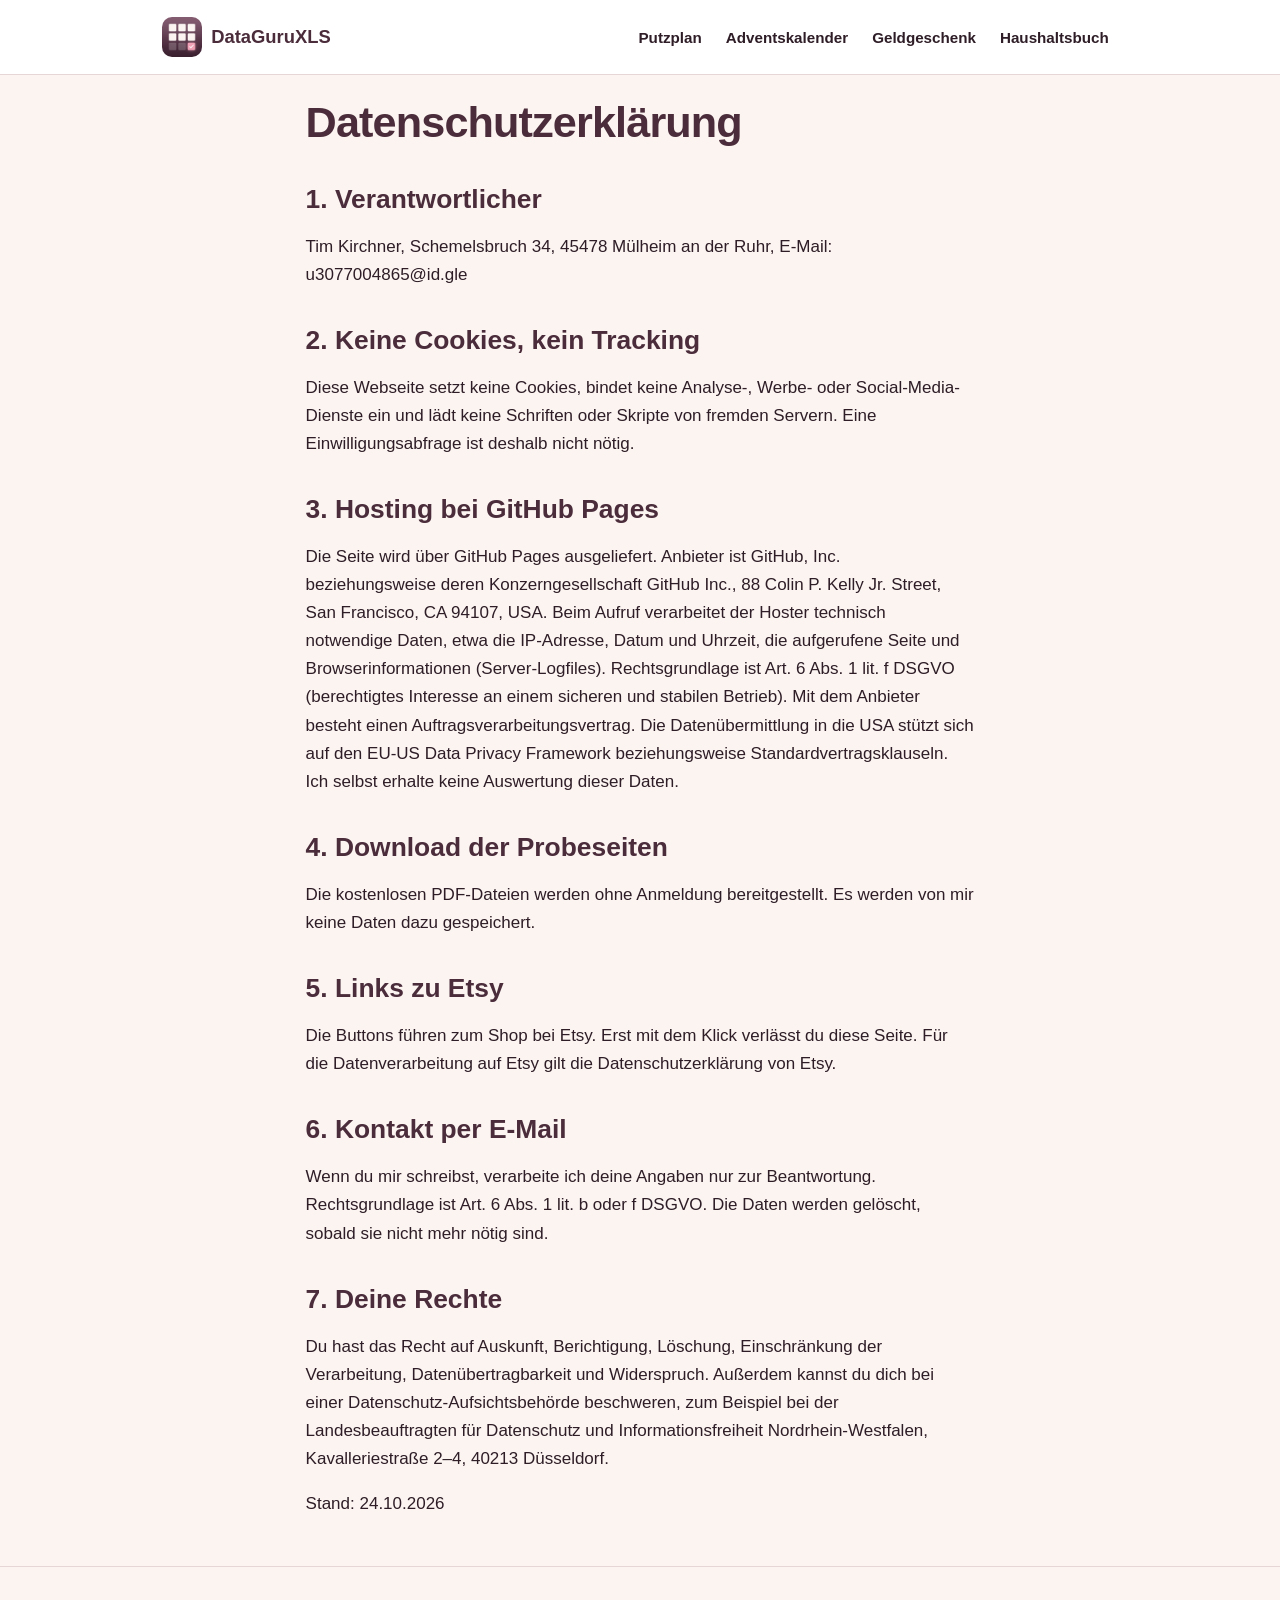
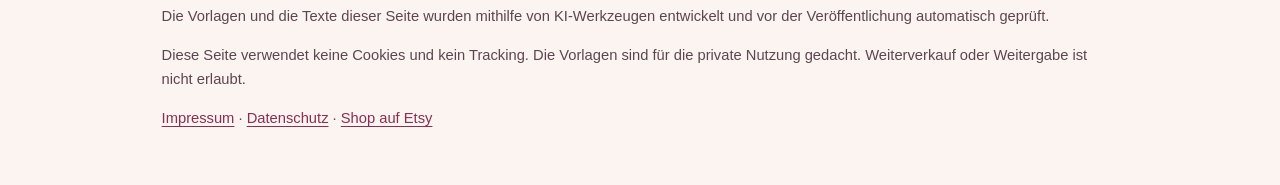
<file: datenschutz.html>
<!doctype html>
<html lang="de">
<head>
<meta charset="utf-8">
<meta name="viewport" content="width=device-width, initial-scale=1">
<title>Datenschutzerklärung</title>
<meta name="description" content="Datenschutzerklärung von DataGuruXLS">
<link rel="canonical" href="https://gbrkirchner-coder.github.io/dataguruxls/datenschutz.html">
<meta name="theme-color" content="#4A2C3A">
<meta property="og:type" content="website">
<meta property="og:locale" content="de_DE">
<meta property="og:title" content="Datenschutzerklärung">
<meta property="og:description" content="Datenschutzerklärung von DataGuruXLS">
<meta property="og:url" content="https://gbrkirchner-coder.github.io/dataguruxls/datenschutz.html">

<link rel="icon" href="assets/favicon.png" type="image/png">
<link rel="apple-touch-icon" href="assets/apple-touch-icon.png">
<link rel="stylesheet" href="assets/style.css">

</head>
<body>
<a class="skip" href="#inhalt">Zum Inhalt springen</a>
<header class="kopf"><div class="wrap">
<a class="marke" href="index.html"><img src="assets/logo.png" width="40" height="40" alt="">DataGuruXLS</a>
<nav aria-label="Hauptnavigation"><ul>
<li><a href="putzplan-zum-ausdrucken-kostenlos.html">Putzplan</a></li><li><a href="adventskalender-gutscheine-zum-ausdrucken.html">Adventskalender</a></li><li><a href="geldgeschenk-vorlage-kostenlos.html">Geldgeschenk</a></li><li><a href="haushaltsbuch-vorlage-kostenlos.html">Haushaltsbuch</a></li>
</ul></nav>
</div></header>
<main id="inhalt">
<article class="wrap artikel recht">
<h1>Datenschutzerklärung</h1>
<h2>1. Verantwortlicher</h2>
<p>Tim Kirchner, Schemelsbruch 34, 45478 Mülheim an der Ruhr, E-Mail: u3077004865@id.gle</p>
<h2>2. Keine Cookies, kein Tracking</h2>
<p>Diese Webseite setzt keine Cookies, bindet keine Analyse-, Werbe- oder Social-Media-Dienste ein und lädt keine
Schriften oder Skripte von fremden Servern. Eine Einwilligungsabfrage ist deshalb nicht nötig.</p>
<h2>3. Hosting bei GitHub Pages</h2>
<p>Die Seite wird über GitHub Pages ausgeliefert. Anbieter ist GitHub, Inc. beziehungsweise deren
Konzerngesellschaft GitHub Inc., 88 Colin P. Kelly Jr. Street, San Francisco, CA 94107, USA.
Beim Aufruf verarbeitet der Hoster technisch notwendige Daten, etwa die IP-Adresse, Datum und Uhrzeit,
die aufgerufene Seite und Browserinformationen (Server-Logfiles). Rechtsgrundlage ist Art. 6 Abs. 1 lit. f
DSGVO (berechtigtes Interesse an einem sicheren und stabilen Betrieb). Mit dem Anbieter besteht
einen Auftragsverarbeitungsvertrag. Die Datenübermittlung in die USA stützt sich auf den EU-US Data Privacy Framework beziehungsweise Standardvertragsklauseln. Ich selbst erhalte keine
Auswertung dieser Daten.</p>
<h2>4. Download der Probeseiten</h2>
<p>Die kostenlosen PDF-Dateien werden ohne Anmeldung bereitgestellt. Es werden von mir keine Daten dazu gespeichert.</p>
<h2>5. Links zu Etsy</h2>
<p>Die Buttons führen zum Shop bei Etsy. Erst mit dem Klick verlässt du diese Seite. Für die Datenverarbeitung
auf Etsy gilt die Datenschutzerklärung von Etsy.</p>
<h2>6. Kontakt per E-Mail</h2>
<p>Wenn du mir schreibst, verarbeite ich deine Angaben nur zur Beantwortung. Rechtsgrundlage ist Art. 6 Abs. 1
lit. b oder f DSGVO. Die Daten werden gelöscht, sobald sie nicht mehr nötig sind.</p>
<h2>7. Deine Rechte</h2>
<p>Du hast das Recht auf Auskunft, Berichtigung, Löschung, Einschränkung der Verarbeitung, Datenübertragbarkeit und
Widerspruch. Außerdem kannst du dich bei einer Datenschutz-Aufsichtsbehörde beschweren,
zum Beispiel bei der Landesbeauftragten für Datenschutz und Informationsfreiheit Nordrhein-Westfalen, Kavalleriestraße 2–4, 40213 Düsseldorf.</p>
<p>Stand: 24.10.2026</p>
</article>
</main>
<footer class="fuss"><div class="wrap">
<p>Die Vorlagen und die Texte dieser Seite wurden mithilfe von KI-Werkzeugen entwickelt und vor der Veröffentlichung automatisch geprüft.</p>
<p>Diese Seite verwendet keine Cookies und kein Tracking. Die Vorlagen sind für die private Nutzung gedacht.
Weiterverkauf oder Weitergabe ist nicht erlaubt.</p>
<p><a href="impressum.html">Impressum</a> · <a href="datenschutz.html">Datenschutz</a> ·
<a href="https://www.etsy.com/shop/DataGuruXLS" rel="noopener">Shop auf Etsy</a></p>
</div></footer>
</body>
</html>
</file>
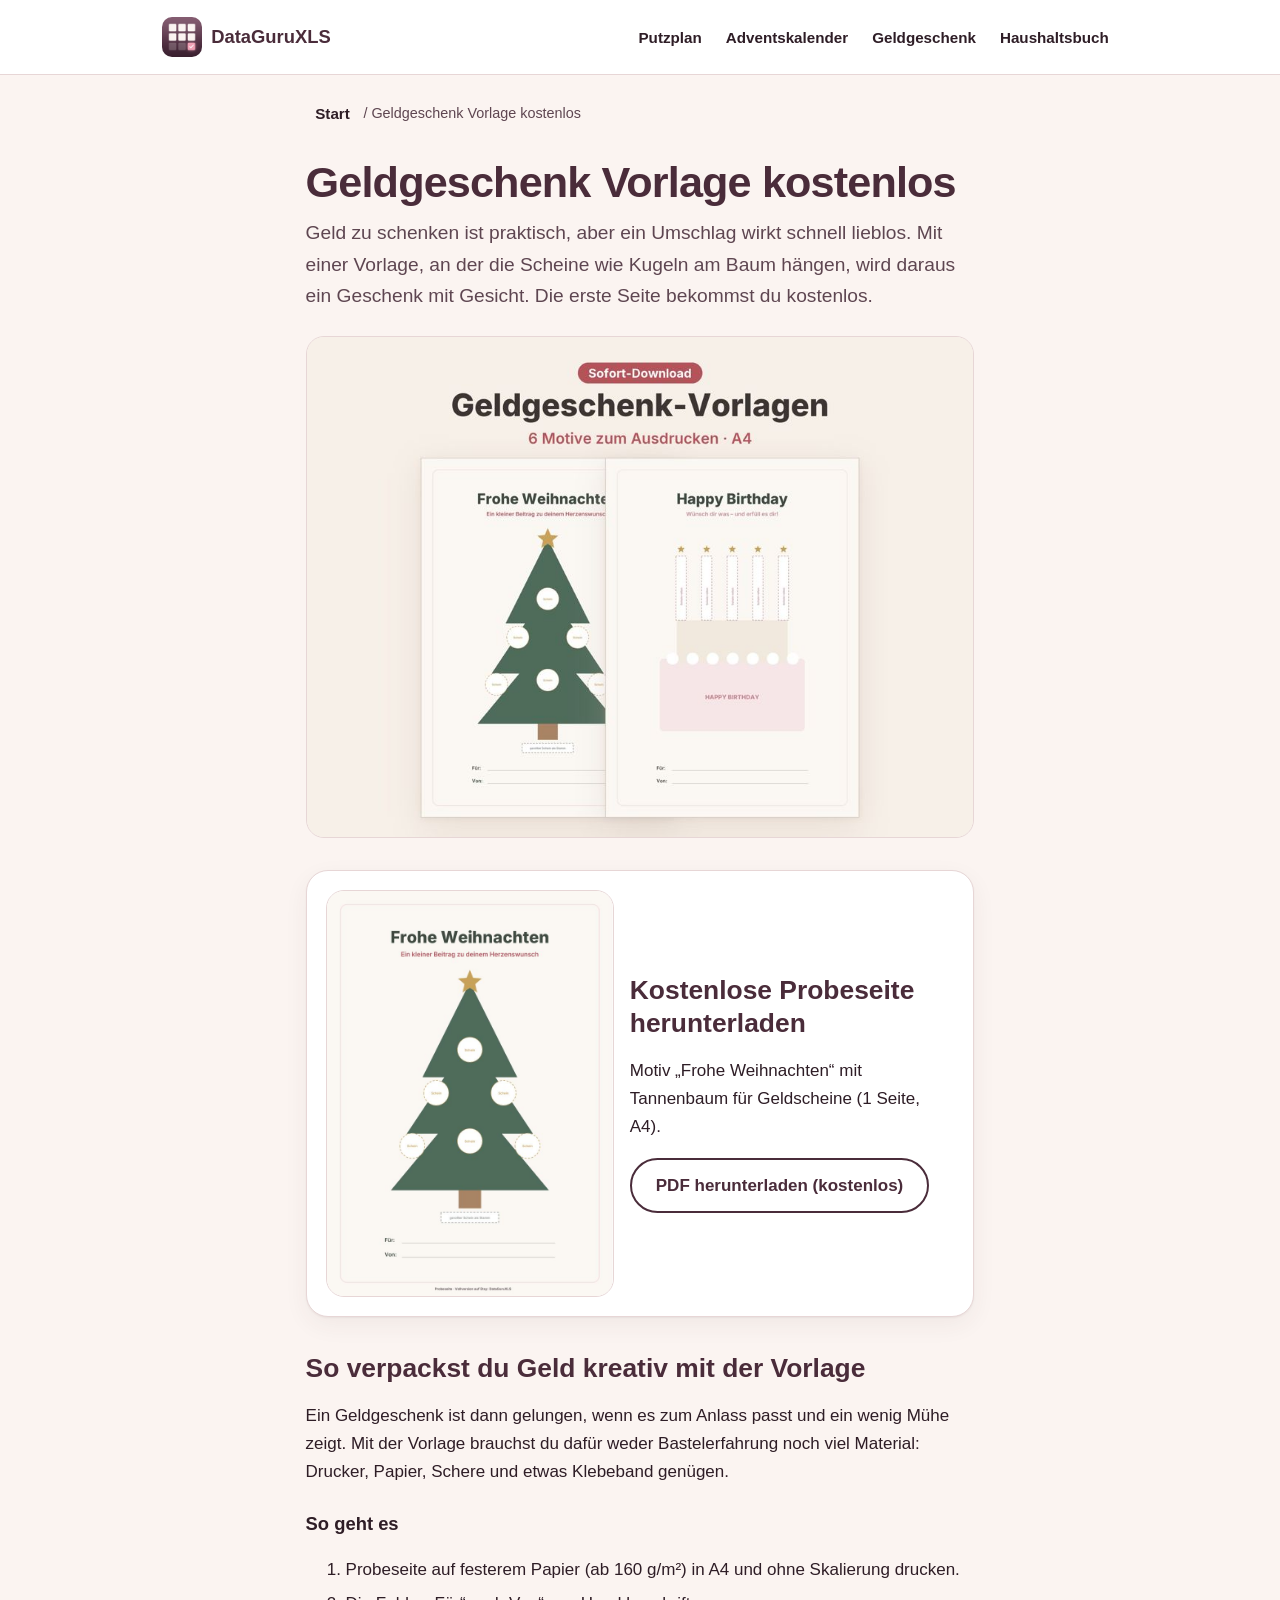
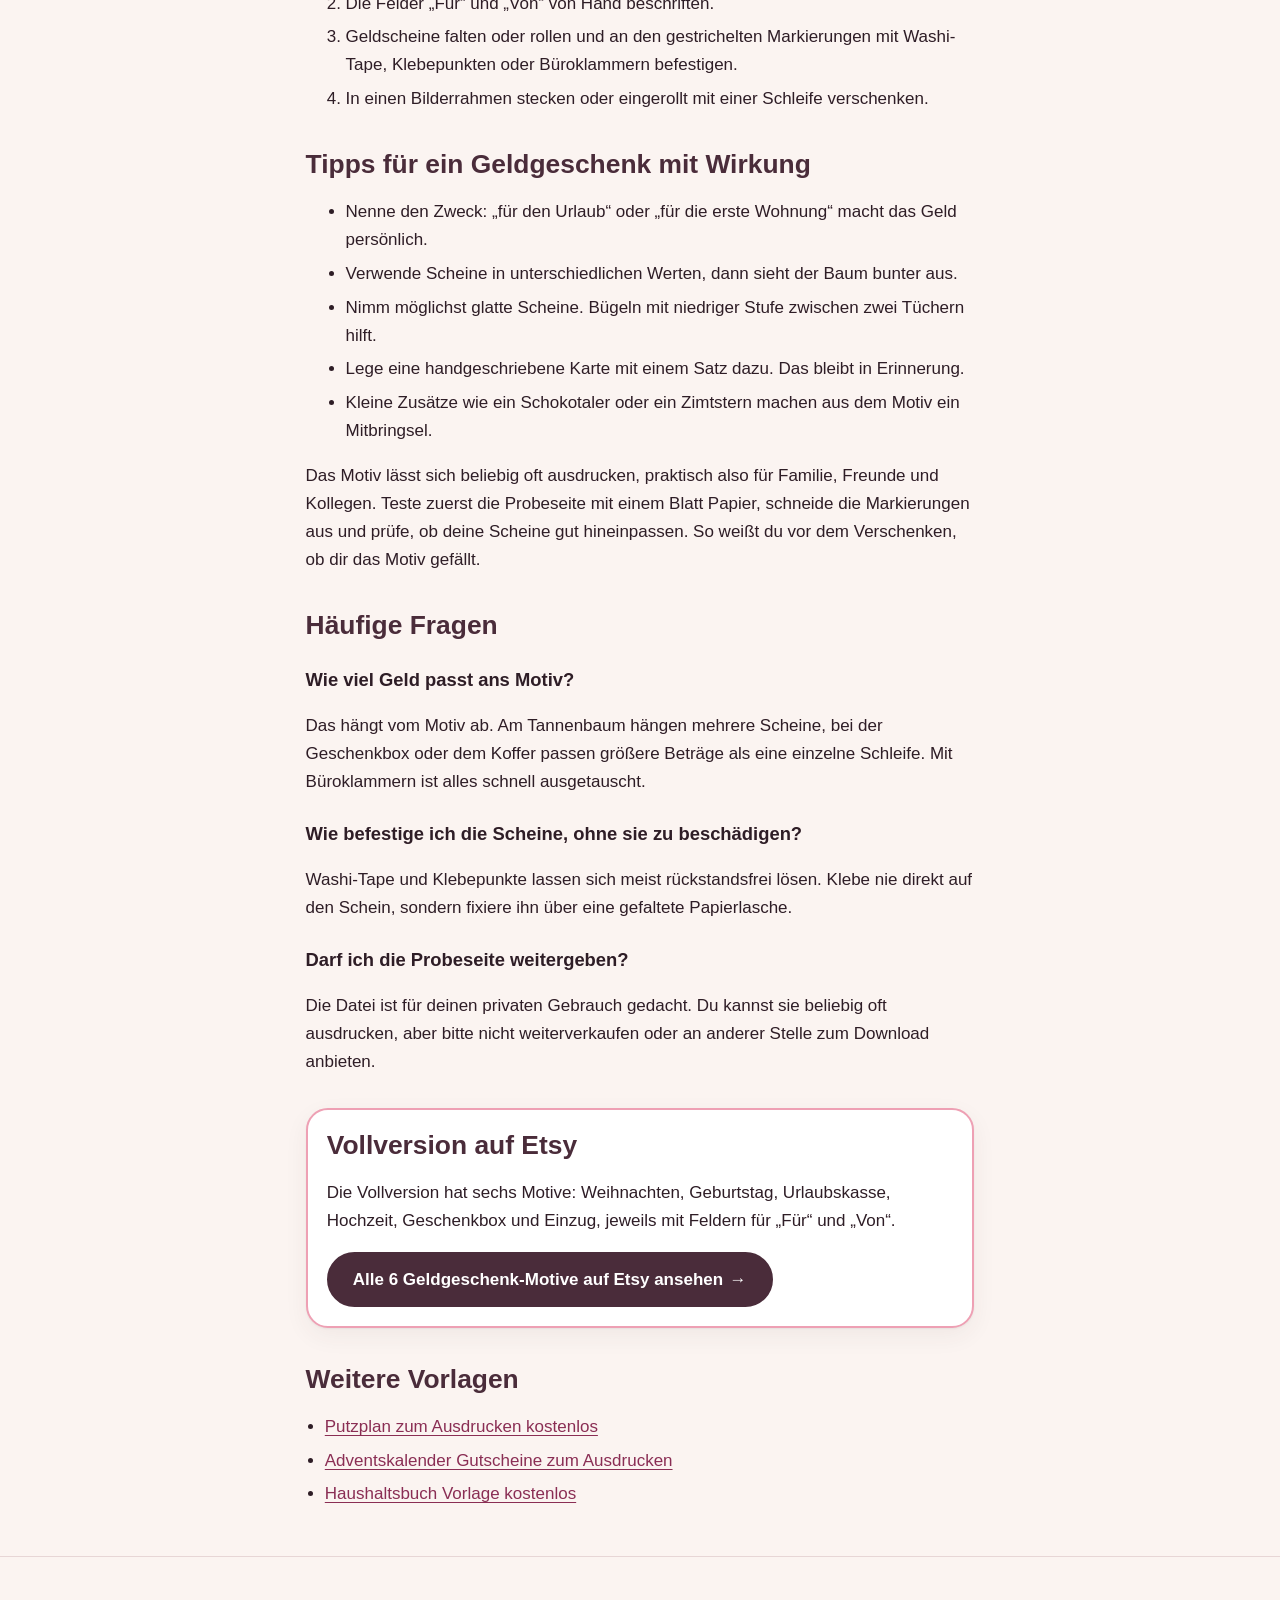
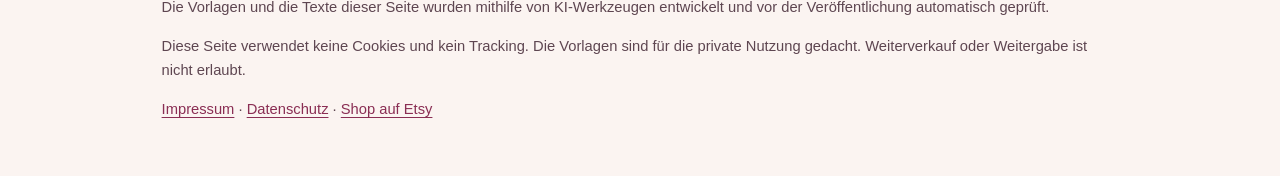
<file: geldgeschenk-vorlage-kostenlos.html>
<!doctype html>
<html lang="de">
<head>
<meta charset="utf-8">
<meta name="viewport" content="width=device-width, initial-scale=1">
<title>Geldgeschenk Vorlage kostenlos – Probeseite zum Ausdrucken</title>
<meta name="description" content="Geldgeschenk Vorlage zum Ausdrucken: kostenlose Probeseite „Frohe Weihnachten“ als PDF, dazu Ideen, wie du Geld schön verpackst. Alle 6 Motive gibt es auf Etsy.">
<link rel="canonical" href="https://gbrkirchner-coder.github.io/dataguruxls/geldgeschenk-vorlage-kostenlos.html">
<meta name="theme-color" content="#4A2C3A">
<meta property="og:type" content="website">
<meta property="og:locale" content="de_DE">
<meta property="og:title" content="Geldgeschenk Vorlage kostenlos – Probeseite zum Ausdrucken">
<meta property="og:description" content="Geldgeschenk Vorlage zum Ausdrucken: kostenlose Probeseite „Frohe Weihnachten“ als PDF, dazu Ideen, wie du Geld schön verpackst. Alle 6 Motive gibt es auf Etsy.">
<meta property="og:url" content="https://gbrkirchner-coder.github.io/dataguruxls/geldgeschenk-vorlage-kostenlos.html">
<meta property="og:image" content="https://gbrkirchner-coder.github.io/dataguruxls/bilder/geldgeschenk-vorlage-kostenlos.jpg">
<link rel="icon" href="assets/favicon.png" type="image/png">
<link rel="apple-touch-icon" href="assets/apple-touch-icon.png">
<link rel="stylesheet" href="assets/style.css">
<script type="application/ld+json">[{"@context":"https://schema.org","@type":"Article","headline":"Geldgeschenk Vorlage kostenlos","description":"Geldgeschenk Vorlage zum Ausdrucken: kostenlose Probeseite „Frohe Weihnachten“ als PDF, dazu Ideen, wie du Geld schön verpackst. Alle 6 Motive gibt es auf Etsy.","inLanguage":"de-DE","mainEntityOfPage":"https://gbrkirchner-coder.github.io/dataguruxls/geldgeschenk-vorlage-kostenlos.html","datePublished":"2026-10-24","dateModified":"2026-10-24","image":"https://gbrkirchner-coder.github.io/dataguruxls/bilder/geldgeschenk-vorlage-kostenlos.jpg","author":{"@type":"Organization","name":"DataGuruXLS","url":"https://www.etsy.com/shop/DataGuruXLS"},"publisher":{"@type":"Organization","name":"DataGuruXLS","url":"https://www.etsy.com/shop/DataGuruXLS"},"isAccessibleForFree":true,"hasPart":{"@type":"DigitalDocument","name":"Geldgeschenk-Probeseite.pdf","encodingFormat":"application/pdf","isAccessibleForFree":true,"url":"https://gbrkirchner-coder.github.io/dataguruxls/gratis/Geldgeschenk-Probeseite.pdf"}},{"@context":"https://schema.org","@type":"BreadcrumbList","itemListElement":[{"@type":"ListItem","position":1,"name":"Start","item":"https://gbrkirchner-coder.github.io/dataguruxls/"},{"@type":"ListItem","position":2,"name":"Geldgeschenk Vorlage kostenlos","item":"https://gbrkirchner-coder.github.io/dataguruxls/geldgeschenk-vorlage-kostenlos.html"}]},{"@context":"https://schema.org","@type":"FAQPage","mainEntity":[{"@type":"Question","name":"Wie viel Geld passt ans Motiv?","acceptedAnswer":{"@type":"Answer","text":"Das hängt vom Motiv ab. Am Tannenbaum hängen mehrere Scheine, bei der Geschenkbox oder dem Koffer passen größere Beträge als eine einzelne Schleife. Mit Büroklammern ist alles schnell ausgetauscht."}},{"@type":"Question","name":"Wie befestige ich die Scheine, ohne sie zu beschädigen?","acceptedAnswer":{"@type":"Answer","text":"Washi-Tape und Klebepunkte lassen sich meist rückstandsfrei lösen. Klebe nie direkt auf den Schein, sondern fixiere ihn über eine gefaltete Papierlasche."}},{"@type":"Question","name":"Darf ich die Probeseite weitergeben?","acceptedAnswer":{"@type":"Answer","text":"Die Datei ist für deinen privaten Gebrauch gedacht. Du kannst sie beliebig oft ausdrucken, aber bitte nicht weiterverkaufen oder an anderer Stelle zum Download anbieten."}}]}]</script>
</head>
<body>
<a class="skip" href="#inhalt">Zum Inhalt springen</a>
<header class="kopf"><div class="wrap">
<a class="marke" href="index.html"><img src="assets/logo.png" width="40" height="40" alt="">DataGuruXLS</a>
<nav aria-label="Hauptnavigation"><ul>
<li><a href="putzplan-zum-ausdrucken-kostenlos.html">Putzplan</a></li><li><a href="adventskalender-gutscheine-zum-ausdrucken.html">Adventskalender</a></li><li><a href="geldgeschenk-vorlage-kostenlos.html">Geldgeschenk</a></li><li><a href="haushaltsbuch-vorlage-kostenlos.html">Haushaltsbuch</a></li>
</ul></nav>
</div></header>
<main id="inhalt">
<article class="wrap artikel">
<nav class="krumen" aria-label="Brotkrumen"><a href="index.html">Start</a> / <span>Geldgeschenk Vorlage kostenlos</span></nav>
<h1>Geldgeschenk Vorlage kostenlos</h1>
<p class="lead">Geld zu schenken ist praktisch, aber ein Umschlag wirkt schnell lieblos. Mit einer Vorlage, an der die Scheine wie Kugeln am Baum hängen, wird daraus ein Geschenk mit Gesicht. Die erste Seite bekommst du kostenlos.</p>
<figure class="hero"><img src="bilder/geldgeschenk-vorlage-kostenlos.jpg" width="900" height="675" alt="Geldgeschenk-Vorlagen mit Tannenbaum, Torte, Koffer, Herzen, Geschenkbox und Haus"></figure>
<section class="gratis" aria-labelledby="gratis-t">
<img src="bilder/geldgeschenk-vorlage-kostenlos-probe.jpg" width="700" height="990" loading="lazy" alt="Vorschau der kostenlosen Probeseite">
<div>
<h2 id="gratis-t">Kostenlose Probeseite herunterladen</h2>
<p>Motiv „Frohe Weihnachten“ mit Tannenbaum für Geldscheine (1 Seite, A4).</p>
<a class="knopf zweit" href="gratis/Geldgeschenk-Probeseite.pdf" download>PDF herunterladen (kostenlos)</a>
</div></section>
<section>
<h2>So verpackst du Geld kreativ mit der Vorlage</h2>
<p>Ein Geldgeschenk ist dann gelungen, wenn es zum Anlass passt und ein wenig Mühe zeigt. Mit der Vorlage brauchst du dafür weder Bastelerfahrung noch viel Material: Drucker, Papier, Schere und etwas Klebeband genügen.</p>
<h3>So geht es</h3>
<ol><li>Probeseite auf festerem Papier (ab 160 g/m²) in A4 und ohne Skalierung drucken.</li><li>Die Felder „Für“ und „Von“ von Hand beschriften.</li><li>Geldscheine falten oder rollen und an den gestrichelten Markierungen mit Washi-Tape, Klebepunkten oder Büroklammern befestigen.</li><li>In einen Bilderrahmen stecken oder eingerollt mit einer Schleife verschenken.</li></ol>
</section>
<section>
<h2>Tipps für ein Geldgeschenk mit Wirkung</h2>
<ul><li>Nenne den Zweck: „für den Urlaub“ oder „für die erste Wohnung“ macht das Geld persönlich.</li><li>Verwende Scheine in unterschiedlichen Werten, dann sieht der Baum bunter aus.</li><li>Nimm möglichst glatte Scheine. Bügeln mit niedriger Stufe zwischen zwei Tüchern hilft.</li><li>Lege eine handgeschriebene Karte mit einem Satz dazu. Das bleibt in Erinnerung.</li><li>Kleine Zusätze wie ein Schokotaler oder ein Zimtstern machen aus dem Motiv ein Mitbringsel.</li></ul>
<p>Das Motiv lässt sich beliebig oft ausdrucken, praktisch also für Familie, Freunde und Kollegen. Teste zuerst die Probeseite mit einem Blatt Papier, schneide die Markierungen aus und prüfe, ob deine Scheine gut hineinpassen. So weißt du vor dem Verschenken, ob dir das Motiv gefällt.</p>
</section>
<section>
<h2>Häufige Fragen</h2>
<h3>Wie viel Geld passt ans Motiv?</h3>
<p>Das hängt vom Motiv ab. Am Tannenbaum hängen mehrere Scheine, bei der Geschenkbox oder dem Koffer passen größere Beträge als eine einzelne Schleife. Mit Büroklammern ist alles schnell ausgetauscht.</p>
<h3>Wie befestige ich die Scheine, ohne sie zu beschädigen?</h3>
<p>Washi-Tape und Klebepunkte lassen sich meist rückstandsfrei lösen. Klebe nie direkt auf den Schein, sondern fixiere ihn über eine gefaltete Papierlasche.</p>
<h3>Darf ich die Probeseite weitergeben?</h3>
<p>Die Datei ist für deinen privaten Gebrauch gedacht. Du kannst sie beliebig oft ausdrucken, aber bitte nicht weiterverkaufen oder an anderer Stelle zum Download anbieten.</p>
</section>
<section class="cta" aria-labelledby="cta-t">
<h2 id="cta-t">Vollversion auf Etsy</h2>
<p>Die Vollversion hat sechs Motive: Weihnachten, Geburtstag, Urlaubskasse, Hochzeit, Geschenkbox und Einzug, jeweils mit Feldern für „Für“ und „Von“.</p>
<a class="knopf" href="https://www.etsy.com/listing/4593657684" rel="noopener sponsored" target="_blank">Alle 6 Geldgeschenk-Motive auf Etsy ansehen <span aria-hidden="true">→</span></a>
</section>
<section class="mehr"><h2>Weitere Vorlagen</h2><ul>
<li><a href="putzplan-zum-ausdrucken-kostenlos.html">Putzplan zum Ausdrucken kostenlos</a></li><li><a href="adventskalender-gutscheine-zum-ausdrucken.html">Adventskalender Gutscheine zum Ausdrucken</a></li><li><a href="haushaltsbuch-vorlage-kostenlos.html">Haushaltsbuch Vorlage kostenlos</a></li>
</ul></section>
</article>
</main>
<footer class="fuss"><div class="wrap">
<p>Die Vorlagen und die Texte dieser Seite wurden mithilfe von KI-Werkzeugen entwickelt und vor der Veröffentlichung automatisch geprüft.</p>
<p>Diese Seite verwendet keine Cookies und kein Tracking. Die Vorlagen sind für die private Nutzung gedacht.
Weiterverkauf oder Weitergabe ist nicht erlaubt.</p>
<p><a href="impressum.html">Impressum</a> · <a href="datenschutz.html">Datenschutz</a> ·
<a href="https://www.etsy.com/shop/DataGuruXLS" rel="noopener">Shop auf Etsy</a></p>
</div></footer>
</body>
</html>
</file>
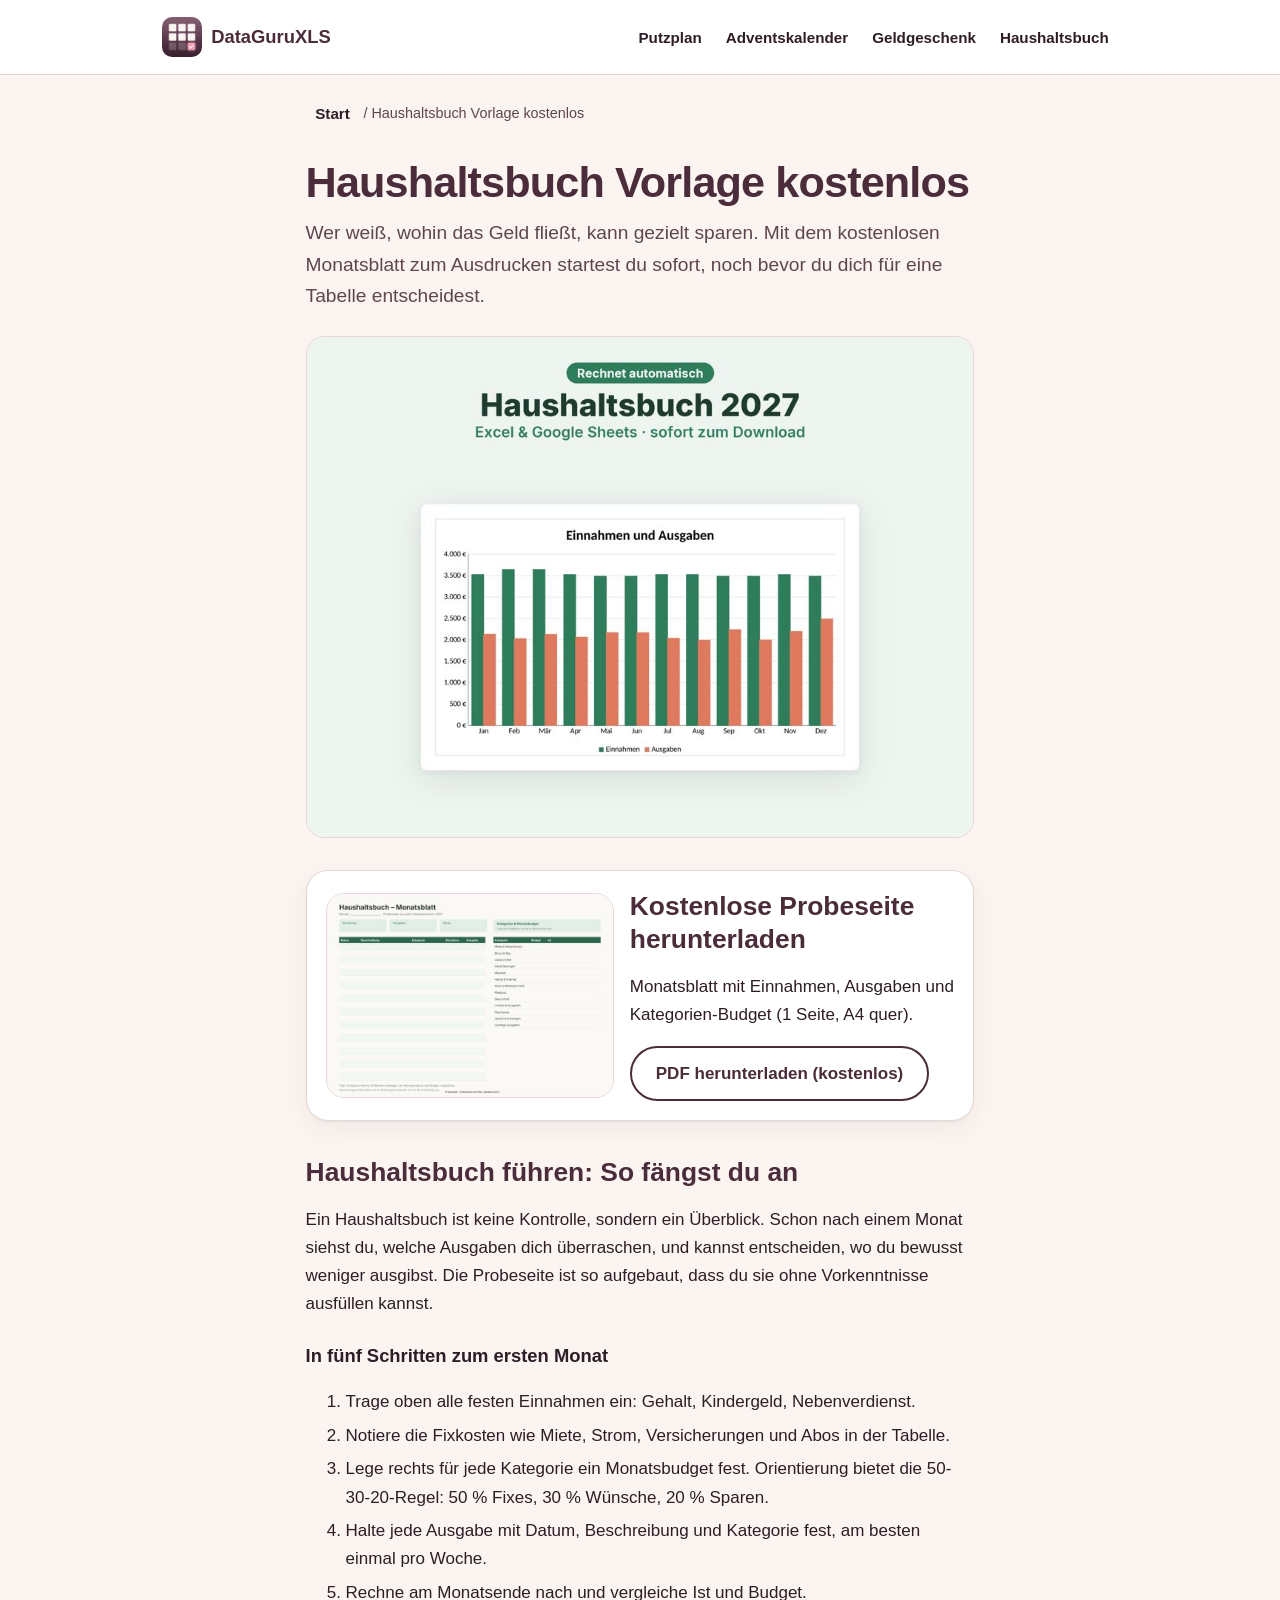
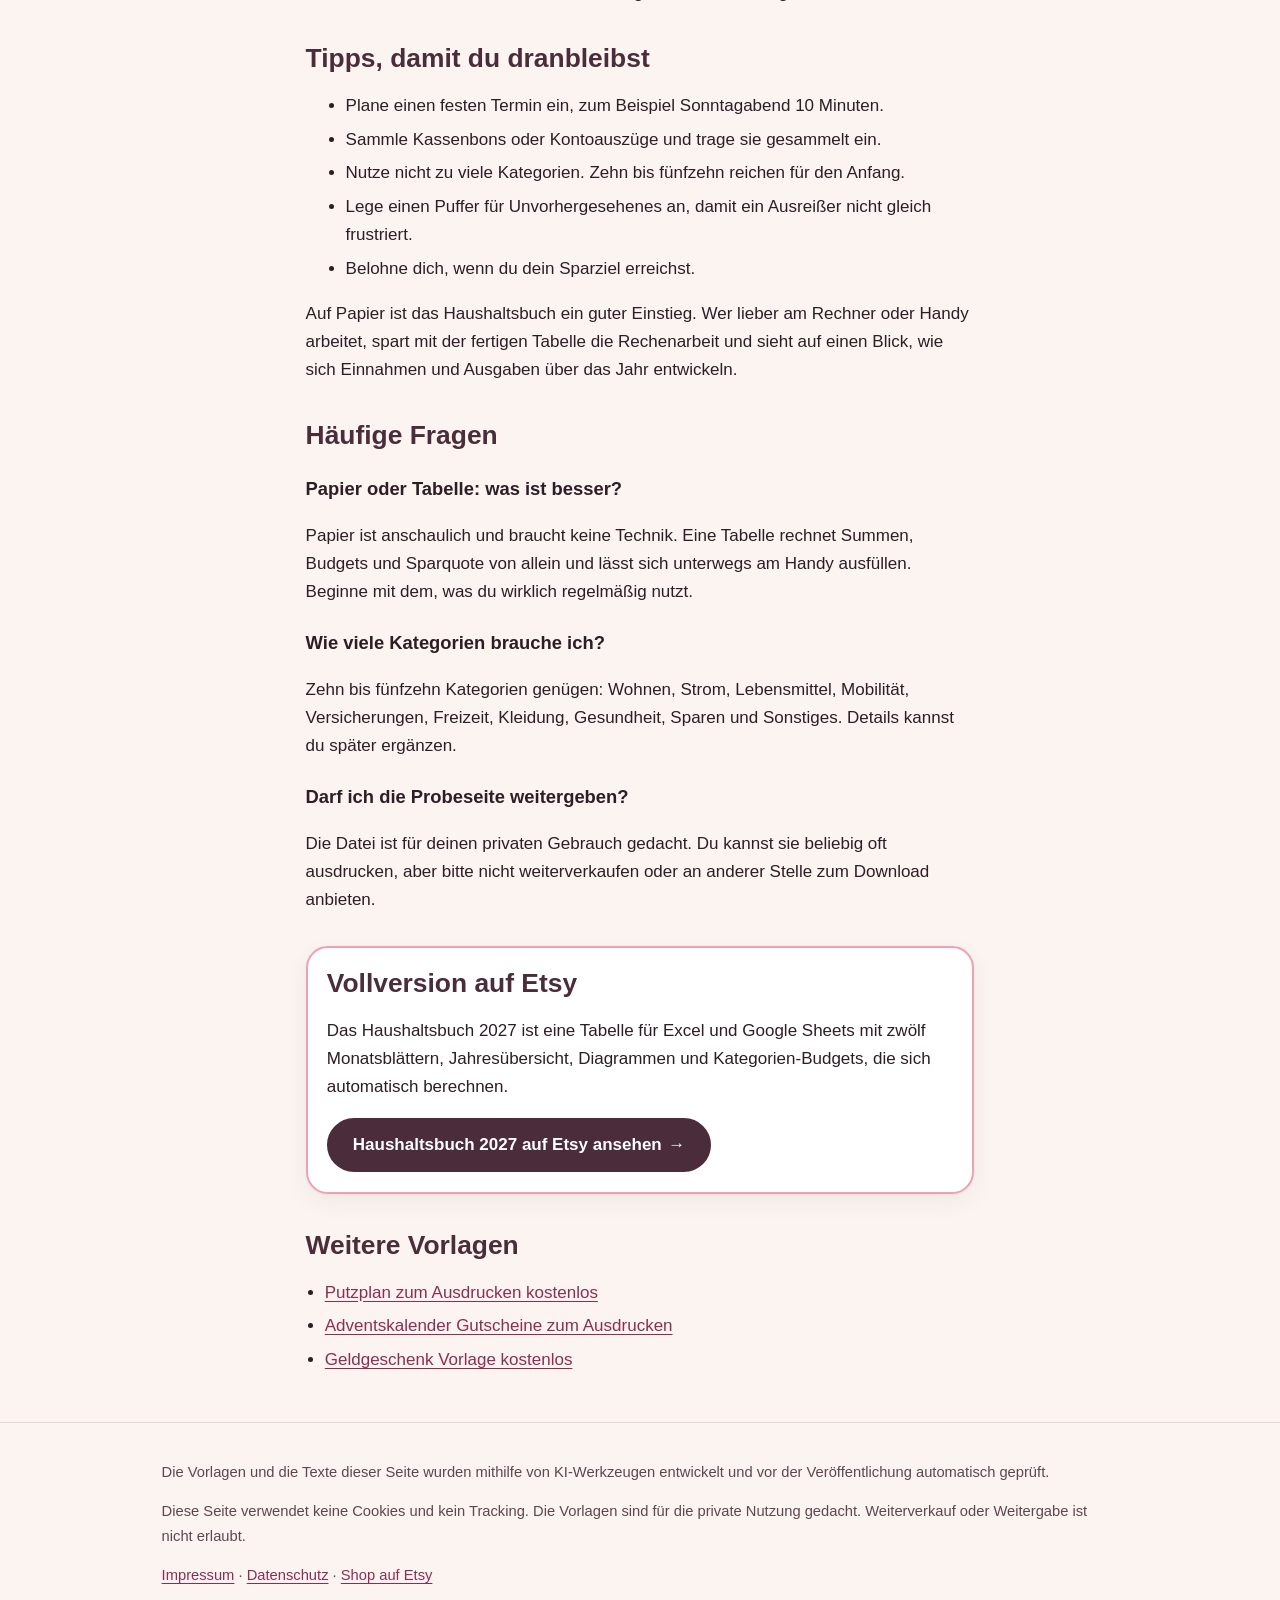
<file: haushaltsbuch-vorlage-kostenlos.html>
<!doctype html>
<html lang="de">
<head>
<meta charset="utf-8">
<meta name="viewport" content="width=device-width, initial-scale=1">
<title>Haushaltsbuch Vorlage kostenlos – Probeseite zum Ausdrucken</title>
<meta name="description" content="Haushaltsbuch Vorlage kostenlos: Monatsblatt als PDF zum Ausdrucken, dazu eine Anleitung für den Start. Das vollständige Haushaltsbuch 2027 für Excel und Google Sheets gibt es auf Etsy.">
<link rel="canonical" href="https://gbrkirchner-coder.github.io/dataguruxls/haushaltsbuch-vorlage-kostenlos.html">
<meta name="theme-color" content="#4A2C3A">
<meta property="og:type" content="website">
<meta property="og:locale" content="de_DE">
<meta property="og:title" content="Haushaltsbuch Vorlage kostenlos – Probeseite zum Ausdrucken">
<meta property="og:description" content="Haushaltsbuch Vorlage kostenlos: Monatsblatt als PDF zum Ausdrucken, dazu eine Anleitung für den Start. Das vollständige Haushaltsbuch 2027 für Excel und Google Sheets gibt es auf Etsy.">
<meta property="og:url" content="https://gbrkirchner-coder.github.io/dataguruxls/haushaltsbuch-vorlage-kostenlos.html">
<meta property="og:image" content="https://gbrkirchner-coder.github.io/dataguruxls/bilder/haushaltsbuch-vorlage-kostenlos.jpg">
<link rel="icon" href="assets/favicon.png" type="image/png">
<link rel="apple-touch-icon" href="assets/apple-touch-icon.png">
<link rel="stylesheet" href="assets/style.css">
<script type="application/ld+json">[{"@context":"https://schema.org","@type":"Article","headline":"Haushaltsbuch Vorlage kostenlos","description":"Haushaltsbuch Vorlage kostenlos: Monatsblatt als PDF zum Ausdrucken, dazu eine Anleitung für den Start. Das vollständige Haushaltsbuch 2027 für Excel und Google Sheets gibt es auf Etsy.","inLanguage":"de-DE","mainEntityOfPage":"https://gbrkirchner-coder.github.io/dataguruxls/haushaltsbuch-vorlage-kostenlos.html","datePublished":"2026-10-24","dateModified":"2026-10-24","image":"https://gbrkirchner-coder.github.io/dataguruxls/bilder/haushaltsbuch-vorlage-kostenlos.jpg","author":{"@type":"Organization","name":"DataGuruXLS","url":"https://www.etsy.com/shop/DataGuruXLS"},"publisher":{"@type":"Organization","name":"DataGuruXLS","url":"https://www.etsy.com/shop/DataGuruXLS"},"isAccessibleForFree":true,"hasPart":{"@type":"DigitalDocument","name":"Haushaltsbuch-Probeseite.pdf","encodingFormat":"application/pdf","isAccessibleForFree":true,"url":"https://gbrkirchner-coder.github.io/dataguruxls/gratis/Haushaltsbuch-Probeseite.pdf"}},{"@context":"https://schema.org","@type":"BreadcrumbList","itemListElement":[{"@type":"ListItem","position":1,"name":"Start","item":"https://gbrkirchner-coder.github.io/dataguruxls/"},{"@type":"ListItem","position":2,"name":"Haushaltsbuch Vorlage kostenlos","item":"https://gbrkirchner-coder.github.io/dataguruxls/haushaltsbuch-vorlage-kostenlos.html"}]},{"@context":"https://schema.org","@type":"FAQPage","mainEntity":[{"@type":"Question","name":"Papier oder Tabelle: was ist besser?","acceptedAnswer":{"@type":"Answer","text":"Papier ist anschaulich und braucht keine Technik. Eine Tabelle rechnet Summen, Budgets und Sparquote von allein und lässt sich unterwegs am Handy ausfüllen. Beginne mit dem, was du wirklich regelmäßig nutzt."}},{"@type":"Question","name":"Wie viele Kategorien brauche ich?","acceptedAnswer":{"@type":"Answer","text":"Zehn bis fünfzehn Kategorien genügen: Wohnen, Strom, Lebensmittel, Mobilität, Versicherungen, Freizeit, Kleidung, Gesundheit, Sparen und Sonstiges. Details kannst du später ergänzen."}},{"@type":"Question","name":"Darf ich die Probeseite weitergeben?","acceptedAnswer":{"@type":"Answer","text":"Die Datei ist für deinen privaten Gebrauch gedacht. Du kannst sie beliebig oft ausdrucken, aber bitte nicht weiterverkaufen oder an anderer Stelle zum Download anbieten."}}]}]</script>
</head>
<body>
<a class="skip" href="#inhalt">Zum Inhalt springen</a>
<header class="kopf"><div class="wrap">
<a class="marke" href="index.html"><img src="assets/logo.png" width="40" height="40" alt="">DataGuruXLS</a>
<nav aria-label="Hauptnavigation"><ul>
<li><a href="putzplan-zum-ausdrucken-kostenlos.html">Putzplan</a></li><li><a href="adventskalender-gutscheine-zum-ausdrucken.html">Adventskalender</a></li><li><a href="geldgeschenk-vorlage-kostenlos.html">Geldgeschenk</a></li><li><a href="haushaltsbuch-vorlage-kostenlos.html">Haushaltsbuch</a></li>
</ul></nav>
</div></header>
<main id="inhalt">
<article class="wrap artikel">
<nav class="krumen" aria-label="Brotkrumen"><a href="index.html">Start</a> / <span>Haushaltsbuch Vorlage kostenlos</span></nav>
<h1>Haushaltsbuch Vorlage kostenlos</h1>
<p class="lead">Wer weiß, wohin das Geld fließt, kann gezielt sparen. Mit dem kostenlosen Monatsblatt zum Ausdrucken startest du sofort, noch bevor du dich für eine Tabelle entscheidest.</p>
<figure class="hero"><img src="bilder/haushaltsbuch-vorlage-kostenlos.jpg" width="900" height="675" alt="Haushaltsbuch 2027 als Tabelle mit Diagramm und Monatsübersicht"></figure>
<section class="gratis" aria-labelledby="gratis-t">
<img src="bilder/haushaltsbuch-vorlage-kostenlos-probe.jpg" width="700" height="495" loading="lazy" alt="Vorschau der kostenlosen Probeseite">
<div>
<h2 id="gratis-t">Kostenlose Probeseite herunterladen</h2>
<p>Monatsblatt mit Einnahmen, Ausgaben und Kategorien-Budget (1 Seite, A4 quer).</p>
<a class="knopf zweit" href="gratis/Haushaltsbuch-Probeseite.pdf" download>PDF herunterladen (kostenlos)</a>
</div></section>
<section>
<h2>Haushaltsbuch führen: So fängst du an</h2>
<p>Ein Haushaltsbuch ist keine Kontrolle, sondern ein Überblick. Schon nach einem Monat siehst du, welche Ausgaben dich überraschen, und kannst entscheiden, wo du bewusst weniger ausgibst. Die Probeseite ist so aufgebaut, dass du sie ohne Vorkenntnisse ausfüllen kannst.</p>
<h3>In fünf Schritten zum ersten Monat</h3>
<ol><li>Trage oben alle festen Einnahmen ein: Gehalt, Kindergeld, Nebenverdienst.</li><li>Notiere die Fixkosten wie Miete, Strom, Versicherungen und Abos in der Tabelle.</li><li>Lege rechts für jede Kategorie ein Monatsbudget fest. Orientierung bietet die 50-30-20-Regel: 50 % Fixes, 30 % Wünsche, 20 % Sparen.</li><li>Halte jede Ausgabe mit Datum, Beschreibung und Kategorie fest, am besten einmal pro Woche.</li><li>Rechne am Monatsende nach und vergleiche Ist und Budget.</li></ol>
</section>
<section>
<h2>Tipps, damit du dranbleibst</h2>
<ul><li>Plane einen festen Termin ein, zum Beispiel Sonntagabend 10 Minuten.</li><li>Sammle Kassenbons oder Kontoauszüge und trage sie gesammelt ein.</li><li>Nutze nicht zu viele Kategorien. Zehn bis fünfzehn reichen für den Anfang.</li><li>Lege einen Puffer für Unvorhergesehenes an, damit ein Ausreißer nicht gleich frustriert.</li><li>Belohne dich, wenn du dein Sparziel erreichst.</li></ul>
<p>Auf Papier ist das Haushaltsbuch ein guter Einstieg. Wer lieber am Rechner oder Handy arbeitet, spart mit der fertigen Tabelle die Rechenarbeit und sieht auf einen Blick, wie sich Einnahmen und Ausgaben über das Jahr entwickeln.</p>
</section>
<section>
<h2>Häufige Fragen</h2>
<h3>Papier oder Tabelle: was ist besser?</h3>
<p>Papier ist anschaulich und braucht keine Technik. Eine Tabelle rechnet Summen, Budgets und Sparquote von allein und lässt sich unterwegs am Handy ausfüllen. Beginne mit dem, was du wirklich regelmäßig nutzt.</p>
<h3>Wie viele Kategorien brauche ich?</h3>
<p>Zehn bis fünfzehn Kategorien genügen: Wohnen, Strom, Lebensmittel, Mobilität, Versicherungen, Freizeit, Kleidung, Gesundheit, Sparen und Sonstiges. Details kannst du später ergänzen.</p>
<h3>Darf ich die Probeseite weitergeben?</h3>
<p>Die Datei ist für deinen privaten Gebrauch gedacht. Du kannst sie beliebig oft ausdrucken, aber bitte nicht weiterverkaufen oder an anderer Stelle zum Download anbieten.</p>
</section>
<section class="cta" aria-labelledby="cta-t">
<h2 id="cta-t">Vollversion auf Etsy</h2>
<p>Das Haushaltsbuch 2027 ist eine Tabelle für Excel und Google Sheets mit zwölf Monatsblättern, Jahresübersicht, Diagrammen und Kategorien-Budgets, die sich automatisch berechnen.</p>
<a class="knopf" href="https://www.etsy.com/listing/4593491171" rel="noopener sponsored" target="_blank">Haushaltsbuch 2027 auf Etsy ansehen <span aria-hidden="true">→</span></a>
</section>
<section class="mehr"><h2>Weitere Vorlagen</h2><ul>
<li><a href="putzplan-zum-ausdrucken-kostenlos.html">Putzplan zum Ausdrucken kostenlos</a></li><li><a href="adventskalender-gutscheine-zum-ausdrucken.html">Adventskalender Gutscheine zum Ausdrucken</a></li><li><a href="geldgeschenk-vorlage-kostenlos.html">Geldgeschenk Vorlage kostenlos</a></li>
</ul></section>
</article>
</main>
<footer class="fuss"><div class="wrap">
<p>Die Vorlagen und die Texte dieser Seite wurden mithilfe von KI-Werkzeugen entwickelt und vor der Veröffentlichung automatisch geprüft.</p>
<p>Diese Seite verwendet keine Cookies und kein Tracking. Die Vorlagen sind für die private Nutzung gedacht.
Weiterverkauf oder Weitergabe ist nicht erlaubt.</p>
<p><a href="impressum.html">Impressum</a> · <a href="datenschutz.html">Datenschutz</a> ·
<a href="https://www.etsy.com/shop/DataGuruXLS" rel="noopener">Shop auf Etsy</a></p>
</div></footer>
</body>
</html>
</file>
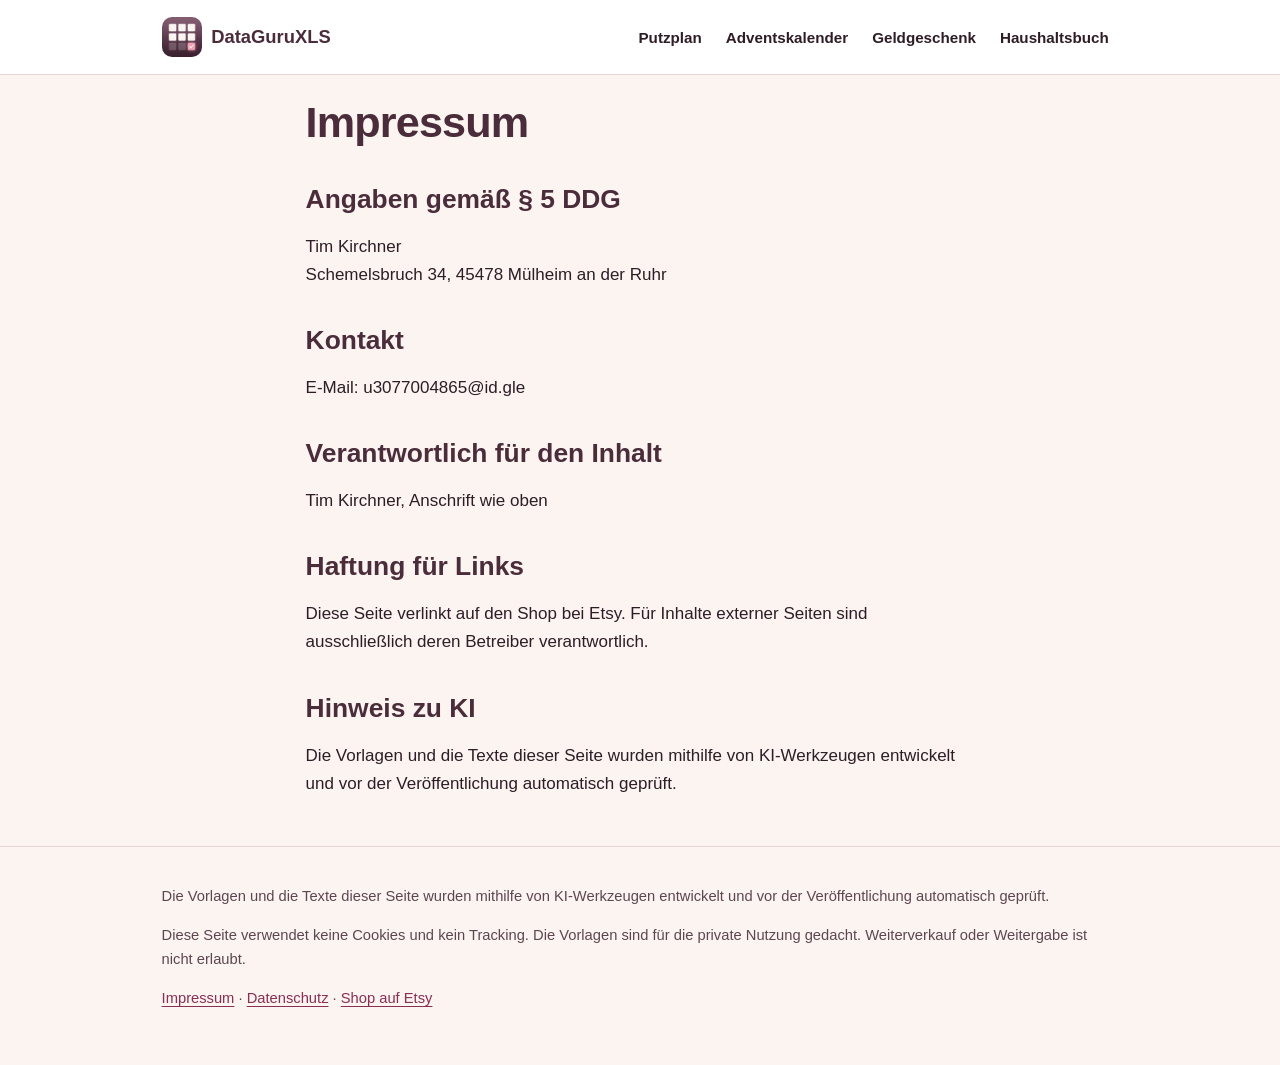
<file: impressum.html>
<!doctype html>
<html lang="de">
<head>
<meta charset="utf-8">
<meta name="viewport" content="width=device-width, initial-scale=1">
<title>Impressum</title>
<meta name="description" content="Impressum von DataGuruXLS">
<link rel="canonical" href="https://gbrkirchner-coder.github.io/dataguruxls/impressum.html">
<meta name="theme-color" content="#4A2C3A">
<meta property="og:type" content="website">
<meta property="og:locale" content="de_DE">
<meta property="og:title" content="Impressum">
<meta property="og:description" content="Impressum von DataGuruXLS">
<meta property="og:url" content="https://gbrkirchner-coder.github.io/dataguruxls/impressum.html">

<link rel="icon" href="assets/favicon.png" type="image/png">
<link rel="apple-touch-icon" href="assets/apple-touch-icon.png">
<link rel="stylesheet" href="assets/style.css">

</head>
<body>
<a class="skip" href="#inhalt">Zum Inhalt springen</a>
<header class="kopf"><div class="wrap">
<a class="marke" href="index.html"><img src="assets/logo.png" width="40" height="40" alt="">DataGuruXLS</a>
<nav aria-label="Hauptnavigation"><ul>
<li><a href="putzplan-zum-ausdrucken-kostenlos.html">Putzplan</a></li><li><a href="adventskalender-gutscheine-zum-ausdrucken.html">Adventskalender</a></li><li><a href="geldgeschenk-vorlage-kostenlos.html">Geldgeschenk</a></li><li><a href="haushaltsbuch-vorlage-kostenlos.html">Haushaltsbuch</a></li>
</ul></nav>
</div></header>
<main id="inhalt">
<article class="wrap artikel recht">
<h1>Impressum</h1>
<h2>Angaben gemäß § 5 DDG</h2>
<p>Tim Kirchner<br>Schemelsbruch 34, 45478 Mülheim an der Ruhr</p>
<h2>Kontakt</h2>
<p>E-Mail: u3077004865@id.gle</p>
<h2>Verantwortlich für den Inhalt</h2>
<p>Tim Kirchner, Anschrift wie oben</p>
<h2>Haftung für Links</h2>
<p>Diese Seite verlinkt auf den Shop bei Etsy. Für Inhalte externer Seiten sind ausschließlich deren Betreiber
verantwortlich.</p>
<h2>Hinweis zu KI</h2>
<p>Die Vorlagen und die Texte dieser Seite wurden mithilfe von KI-Werkzeugen entwickelt und vor der Veröffentlichung automatisch geprüft.</p>
</article>
</main>
<footer class="fuss"><div class="wrap">
<p>Die Vorlagen und die Texte dieser Seite wurden mithilfe von KI-Werkzeugen entwickelt und vor der Veröffentlichung automatisch geprüft.</p>
<p>Diese Seite verwendet keine Cookies und kein Tracking. Die Vorlagen sind für die private Nutzung gedacht.
Weiterverkauf oder Weitergabe ist nicht erlaubt.</p>
<p><a href="impressum.html">Impressum</a> · <a href="datenschutz.html">Datenschutz</a> ·
<a href="https://www.etsy.com/shop/DataGuruXLS" rel="noopener">Shop auf Etsy</a></p>
</div></footer>
</body>
</html>
</file>
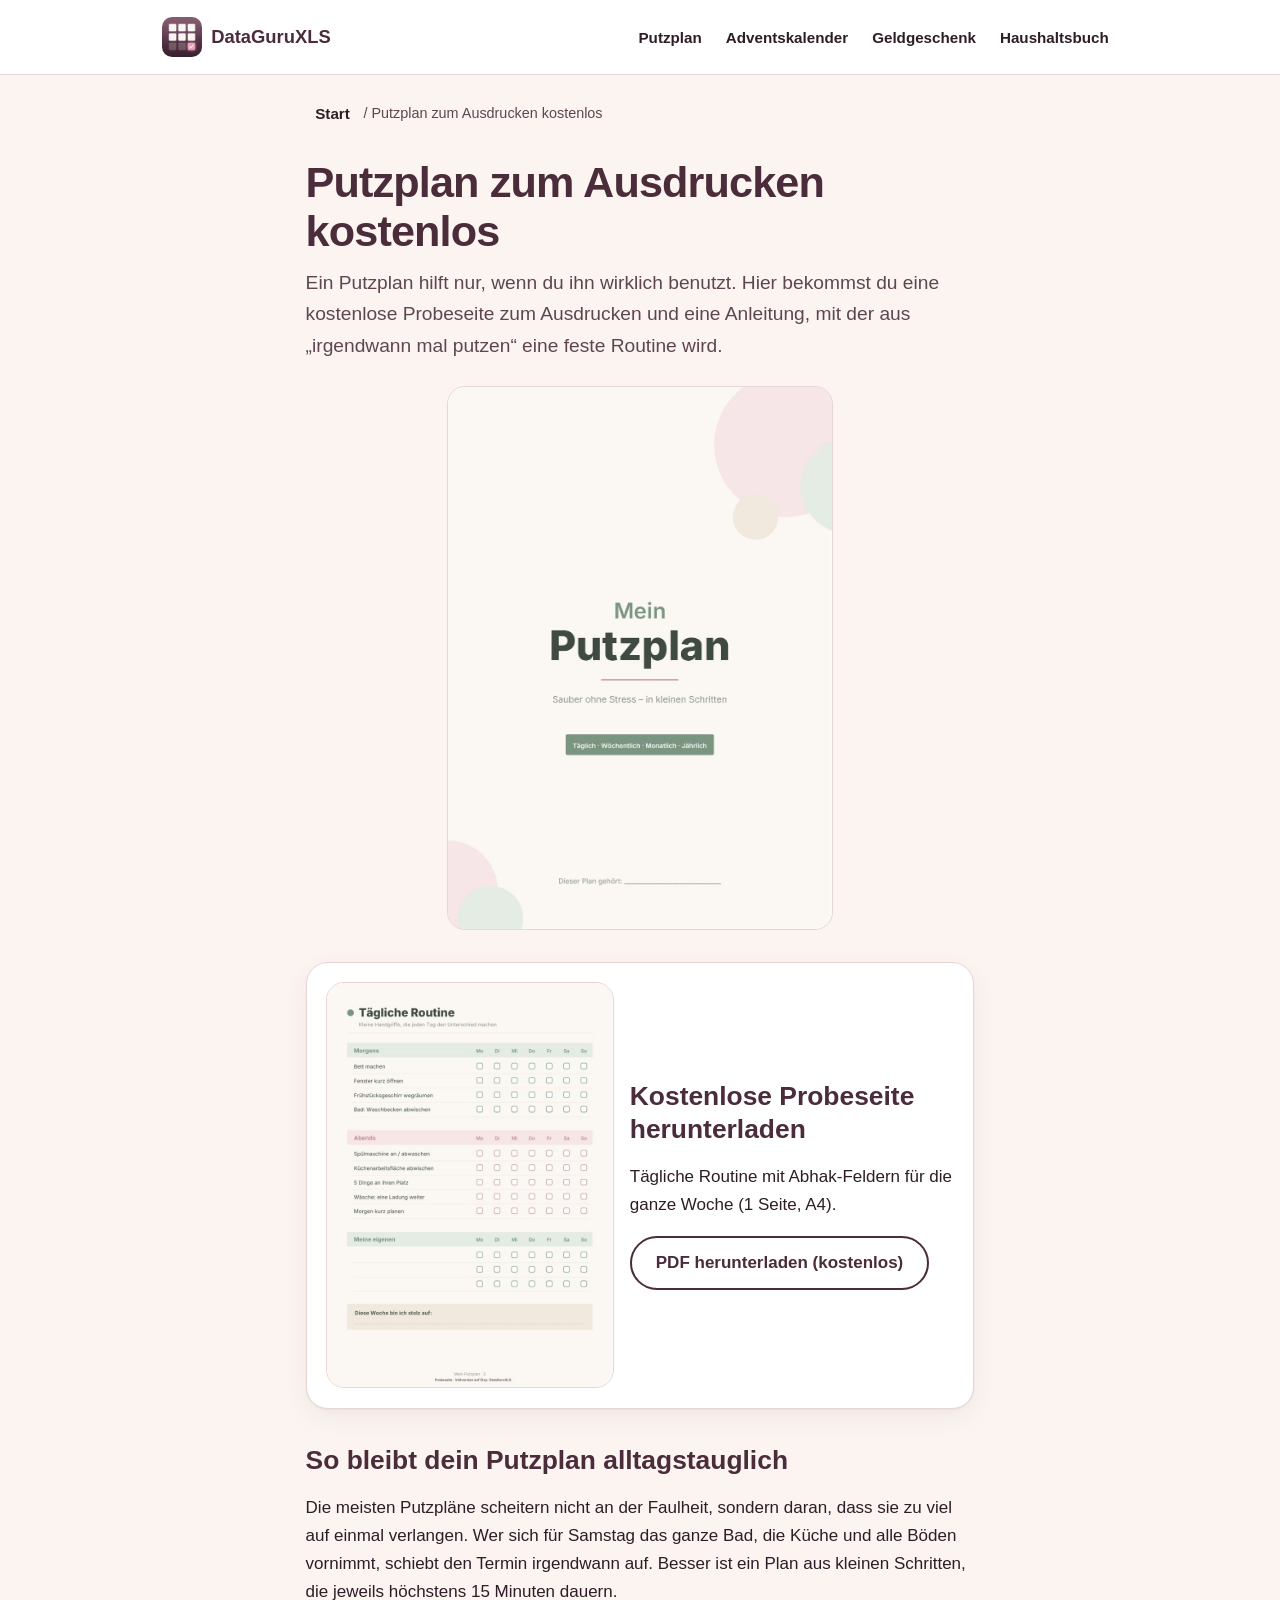
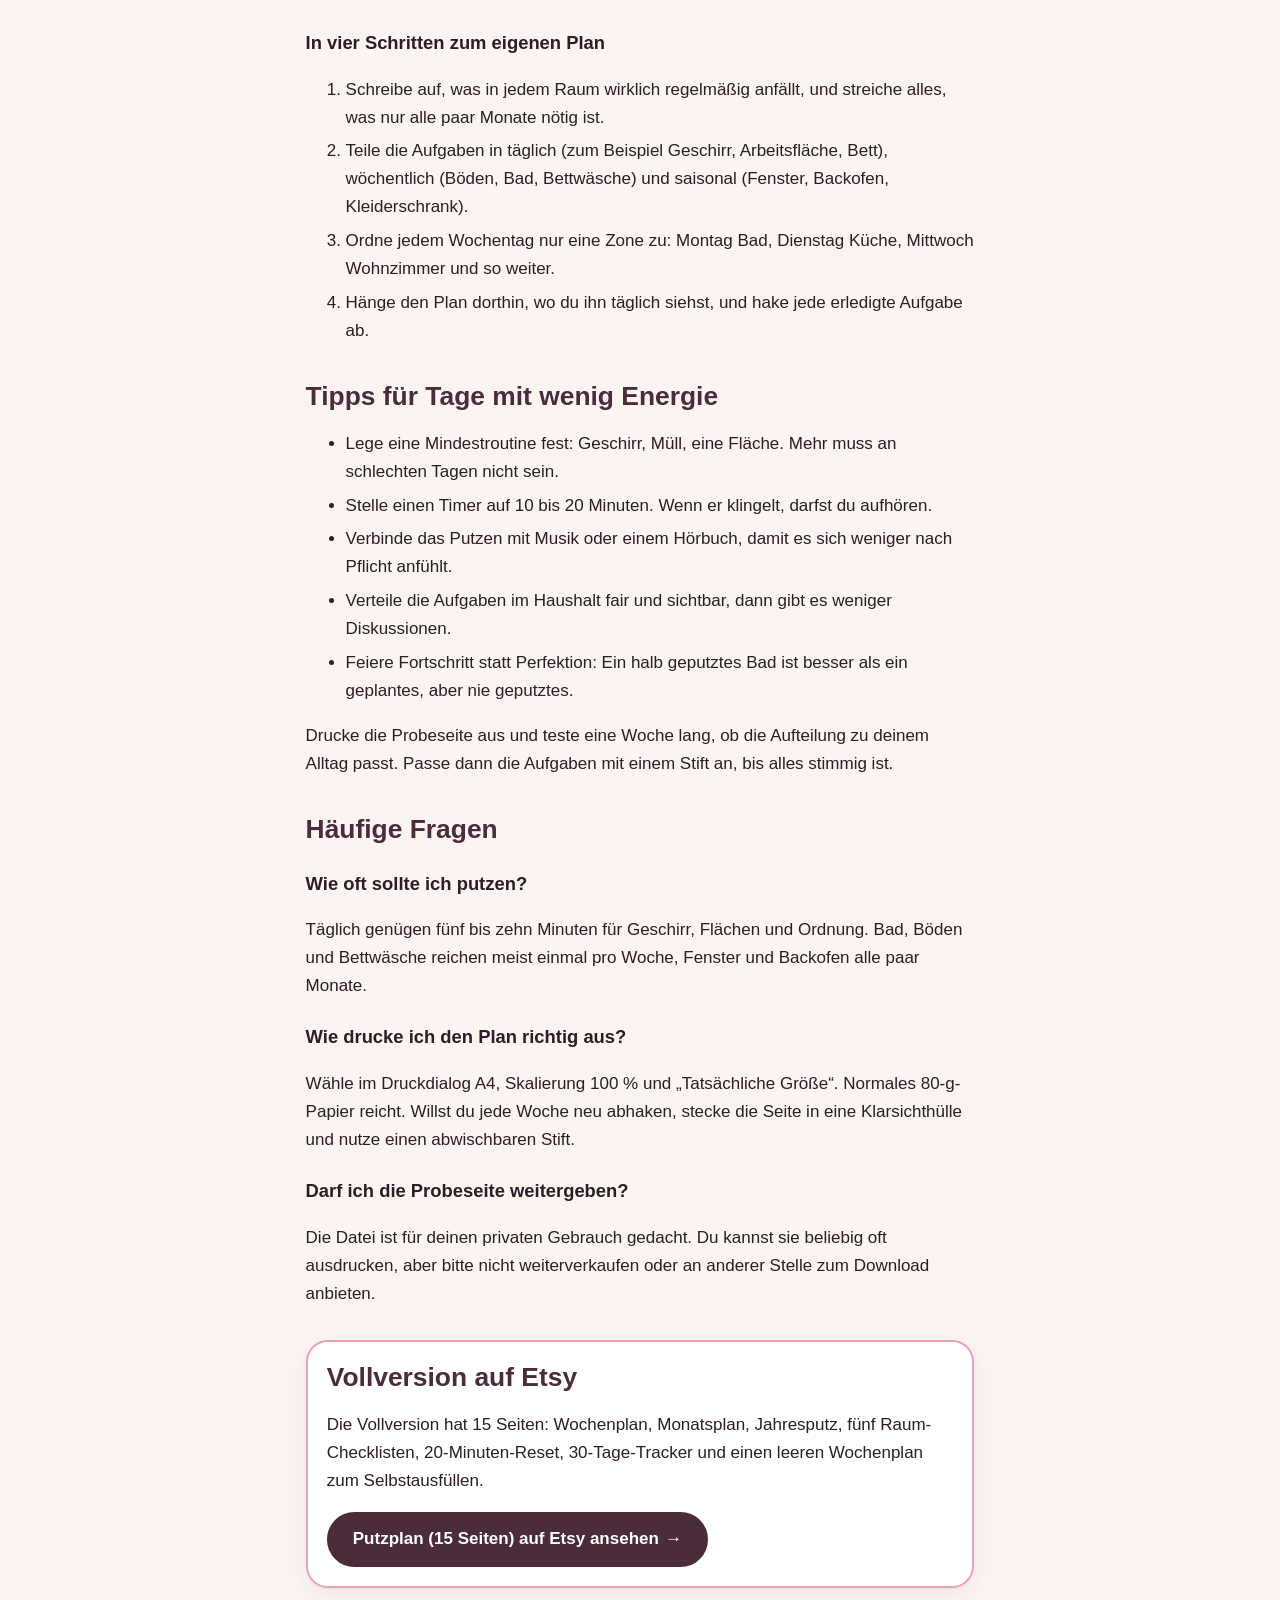
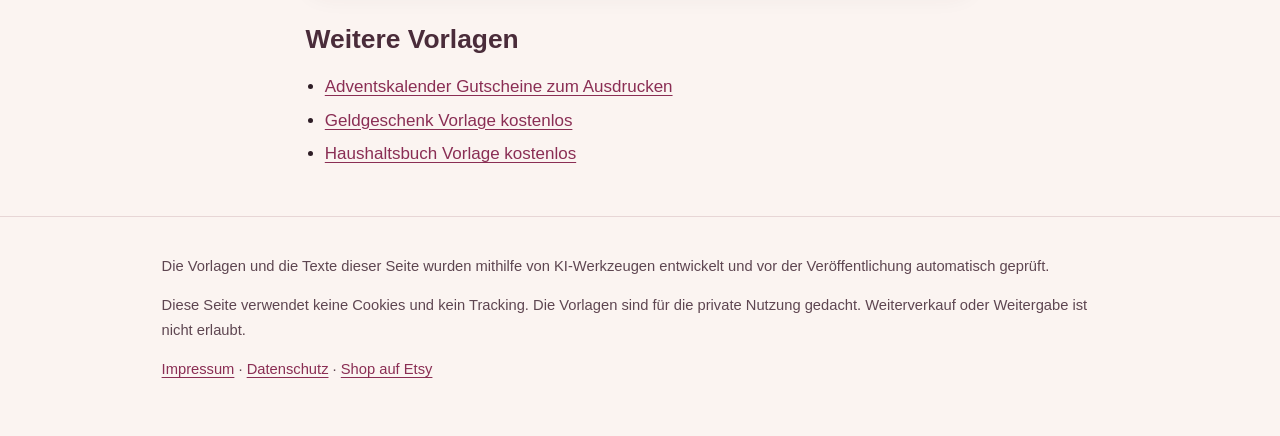
<file: putzplan-zum-ausdrucken-kostenlos.html>
<!doctype html>
<html lang="de">
<head>
<meta charset="utf-8">
<meta name="viewport" content="width=device-width, initial-scale=1">
<title>Putzplan zum Ausdrucken kostenlos – Probeseite als PDF</title>
<meta name="description" content="Putzplan zum Ausdrucken: kostenlose Probeseite als PDF, dazu eine Anleitung für eine Putzroutine, die auch mit wenig Energie klappt. Die Vollversion mit 15 Seiten gibt es auf Etsy.">
<link rel="canonical" href="https://gbrkirchner-coder.github.io/dataguruxls/putzplan-zum-ausdrucken-kostenlos.html">
<meta name="theme-color" content="#4A2C3A">
<meta property="og:type" content="website">
<meta property="og:locale" content="de_DE">
<meta property="og:title" content="Putzplan zum Ausdrucken kostenlos – Probeseite als PDF">
<meta property="og:description" content="Putzplan zum Ausdrucken: kostenlose Probeseite als PDF, dazu eine Anleitung für eine Putzroutine, die auch mit wenig Energie klappt. Die Vollversion mit 15 Seiten gibt es auf Etsy.">
<meta property="og:url" content="https://gbrkirchner-coder.github.io/dataguruxls/putzplan-zum-ausdrucken-kostenlos.html">
<meta property="og:image" content="https://gbrkirchner-coder.github.io/dataguruxls/bilder/putzplan-zum-ausdrucken-kostenlos.jpg">
<link rel="icon" href="assets/favicon.png" type="image/png">
<link rel="apple-touch-icon" href="assets/apple-touch-icon.png">
<link rel="stylesheet" href="assets/style.css">
<script type="application/ld+json">[{"@context":"https://schema.org","@type":"Article","headline":"Putzplan zum Ausdrucken kostenlos","description":"Putzplan zum Ausdrucken: kostenlose Probeseite als PDF, dazu eine Anleitung für eine Putzroutine, die auch mit wenig Energie klappt. Die Vollversion mit 15 Seiten gibt es auf Etsy.","inLanguage":"de-DE","mainEntityOfPage":"https://gbrkirchner-coder.github.io/dataguruxls/putzplan-zum-ausdrucken-kostenlos.html","datePublished":"2026-10-24","dateModified":"2026-10-24","image":"https://gbrkirchner-coder.github.io/dataguruxls/bilder/putzplan-zum-ausdrucken-kostenlos.jpg","author":{"@type":"Organization","name":"DataGuruXLS","url":"https://www.etsy.com/shop/DataGuruXLS"},"publisher":{"@type":"Organization","name":"DataGuruXLS","url":"https://www.etsy.com/shop/DataGuruXLS"},"isAccessibleForFree":true,"hasPart":{"@type":"DigitalDocument","name":"Putzplan-Probeseite.pdf","encodingFormat":"application/pdf","isAccessibleForFree":true,"url":"https://gbrkirchner-coder.github.io/dataguruxls/gratis/Putzplan-Probeseite.pdf"}},{"@context":"https://schema.org","@type":"BreadcrumbList","itemListElement":[{"@type":"ListItem","position":1,"name":"Start","item":"https://gbrkirchner-coder.github.io/dataguruxls/"},{"@type":"ListItem","position":2,"name":"Putzplan zum Ausdrucken kostenlos","item":"https://gbrkirchner-coder.github.io/dataguruxls/putzplan-zum-ausdrucken-kostenlos.html"}]},{"@context":"https://schema.org","@type":"FAQPage","mainEntity":[{"@type":"Question","name":"Wie oft sollte ich putzen?","acceptedAnswer":{"@type":"Answer","text":"Täglich genügen fünf bis zehn Minuten für Geschirr, Flächen und Ordnung. Bad, Böden und Bettwäsche reichen meist einmal pro Woche, Fenster und Backofen alle paar Monate."}},{"@type":"Question","name":"Wie drucke ich den Plan richtig aus?","acceptedAnswer":{"@type":"Answer","text":"Wähle im Druckdialog A4, Skalierung 100 % und „Tatsächliche Größe“. Normales 80-g-Papier reicht. Willst du jede Woche neu abhaken, stecke die Seite in eine Klarsichthülle und nutze einen abwischbaren Stift."}},{"@type":"Question","name":"Darf ich die Probeseite weitergeben?","acceptedAnswer":{"@type":"Answer","text":"Die Datei ist für deinen privaten Gebrauch gedacht. Du kannst sie beliebig oft ausdrucken, aber bitte nicht weiterverkaufen oder an anderer Stelle zum Download anbieten."}}]}]</script>
</head>
<body>
<a class="skip" href="#inhalt">Zum Inhalt springen</a>
<header class="kopf"><div class="wrap">
<a class="marke" href="index.html"><img src="assets/logo.png" width="40" height="40" alt="">DataGuruXLS</a>
<nav aria-label="Hauptnavigation"><ul>
<li><a href="putzplan-zum-ausdrucken-kostenlos.html">Putzplan</a></li><li><a href="adventskalender-gutscheine-zum-ausdrucken.html">Adventskalender</a></li><li><a href="geldgeschenk-vorlage-kostenlos.html">Geldgeschenk</a></li><li><a href="haushaltsbuch-vorlage-kostenlos.html">Haushaltsbuch</a></li>
</ul></nav>
</div></header>
<main id="inhalt">
<article class="wrap artikel">
<nav class="krumen" aria-label="Brotkrumen"><a href="index.html">Start</a> / <span>Putzplan zum Ausdrucken kostenlos</span></nav>
<h1>Putzplan zum Ausdrucken kostenlos</h1>
<p class="lead">Ein Putzplan hilft nur, wenn du ihn wirklich benutzt. Hier bekommst du eine kostenlose Probeseite zum Ausdrucken und eine Anleitung, mit der aus „irgendwann mal putzen“ eine feste Routine wird.</p>
<figure class="hero"><img src="bilder/putzplan-zum-ausdrucken-kostenlos.jpg" width="900" height="1273" alt="Titelseite des Putzplans zum Ausdrucken in Salbeigrün und Rosé"></figure>
<section class="gratis" aria-labelledby="gratis-t">
<img src="bilder/putzplan-zum-ausdrucken-kostenlos-probe.jpg" width="700" height="990" loading="lazy" alt="Vorschau der kostenlosen Probeseite">
<div>
<h2 id="gratis-t">Kostenlose Probeseite herunterladen</h2>
<p>Tägliche Routine mit Abhak-Feldern für die ganze Woche (1 Seite, A4).</p>
<a class="knopf zweit" href="gratis/Putzplan-Probeseite.pdf" download>PDF herunterladen (kostenlos)</a>
</div></section>
<section>
<h2>So bleibt dein Putzplan alltagstauglich</h2>
<p>Die meisten Putzpläne scheitern nicht an der Faulheit, sondern daran, dass sie zu viel auf einmal verlangen. Wer sich für Samstag das ganze Bad, die Küche und alle Böden vornimmt, schiebt den Termin irgendwann auf. Besser ist ein Plan aus kleinen Schritten, die jeweils höchstens 15 Minuten dauern.</p>
<h3>In vier Schritten zum eigenen Plan</h3>
<ol><li>Schreibe auf, was in jedem Raum wirklich regelmäßig anfällt, und streiche alles, was nur alle paar Monate nötig ist.</li><li>Teile die Aufgaben in täglich (zum Beispiel Geschirr, Arbeitsfläche, Bett), wöchentlich (Böden, Bad, Bettwäsche) und saisonal (Fenster, Backofen, Kleiderschrank).</li><li>Ordne jedem Wochentag nur eine Zone zu: Montag Bad, Dienstag Küche, Mittwoch Wohnzimmer und so weiter.</li><li>Hänge den Plan dorthin, wo du ihn täglich siehst, und hake jede erledigte Aufgabe ab.</li></ol>
</section>
<section>
<h2>Tipps für Tage mit wenig Energie</h2>
<ul><li>Lege eine Mindestroutine fest: Geschirr, Müll, eine Fläche. Mehr muss an schlechten Tagen nicht sein.</li><li>Stelle einen Timer auf 10 bis 20 Minuten. Wenn er klingelt, darfst du aufhören.</li><li>Verbinde das Putzen mit Musik oder einem Hörbuch, damit es sich weniger nach Pflicht anfühlt.</li><li>Verteile die Aufgaben im Haushalt fair und sichtbar, dann gibt es weniger Diskussionen.</li><li>Feiere Fortschritt statt Perfektion: Ein halb geputztes Bad ist besser als ein geplantes, aber nie geputztes.</li></ul>
<p>Drucke die Probeseite aus und teste eine Woche lang, ob die Aufteilung zu deinem Alltag passt. Passe dann die Aufgaben mit einem Stift an, bis alles stimmig ist.</p>
</section>
<section>
<h2>Häufige Fragen</h2>
<h3>Wie oft sollte ich putzen?</h3>
<p>Täglich genügen fünf bis zehn Minuten für Geschirr, Flächen und Ordnung. Bad, Böden und Bettwäsche reichen meist einmal pro Woche, Fenster und Backofen alle paar Monate.</p>
<h3>Wie drucke ich den Plan richtig aus?</h3>
<p>Wähle im Druckdialog A4, Skalierung 100 % und „Tatsächliche Größe“. Normales 80-g-Papier reicht. Willst du jede Woche neu abhaken, stecke die Seite in eine Klarsichthülle und nutze einen abwischbaren Stift.</p>
<h3>Darf ich die Probeseite weitergeben?</h3>
<p>Die Datei ist für deinen privaten Gebrauch gedacht. Du kannst sie beliebig oft ausdrucken, aber bitte nicht weiterverkaufen oder an anderer Stelle zum Download anbieten.</p>
</section>
<section class="cta" aria-labelledby="cta-t">
<h2 id="cta-t">Vollversion auf Etsy</h2>
<p>Die Vollversion hat 15 Seiten: Wochenplan, Monatsplan, Jahresputz, fünf Raum-Checklisten, 20-Minuten-Reset, 30-Tage-Tracker und einen leeren Wochenplan zum Selbstausfüllen.</p>
<a class="knopf" href="https://www.etsy.com/listing/4593582318" rel="noopener sponsored" target="_blank">Putzplan (15 Seiten) auf Etsy ansehen <span aria-hidden="true">→</span></a>
</section>
<section class="mehr"><h2>Weitere Vorlagen</h2><ul>
<li><a href="adventskalender-gutscheine-zum-ausdrucken.html">Adventskalender Gutscheine zum Ausdrucken</a></li><li><a href="geldgeschenk-vorlage-kostenlos.html">Geldgeschenk Vorlage kostenlos</a></li><li><a href="haushaltsbuch-vorlage-kostenlos.html">Haushaltsbuch Vorlage kostenlos</a></li>
</ul></section>
</article>
</main>
<footer class="fuss"><div class="wrap">
<p>Die Vorlagen und die Texte dieser Seite wurden mithilfe von KI-Werkzeugen entwickelt und vor der Veröffentlichung automatisch geprüft.</p>
<p>Diese Seite verwendet keine Cookies und kein Tracking. Die Vorlagen sind für die private Nutzung gedacht.
Weiterverkauf oder Weitergabe ist nicht erlaubt.</p>
<p><a href="impressum.html">Impressum</a> · <a href="datenschutz.html">Datenschutz</a> ·
<a href="https://www.etsy.com/shop/DataGuruXLS" rel="noopener">Shop auf Etsy</a></p>
</div></footer>
</body>
</html>
</file>
<file: style.css>
:root{
  --plum:#4A2C3A; --plum-d:#2A1620; --rose:#EEA0B4; --rose-d:#B53A66; --cream:#FBF4F1;
  --ink:#2A1620; --mute:#6B5560; --line:rgba(74,44,58,.12); --tile:#F6EFEC;
  --font:-apple-system,BlinkMacSystemFont,"SF Pro Display","SF Pro Text","Helvetica Neue",Arial,sans-serif;
  --ease:cubic-bezier(.22,.61,.36,1);
}
*{box-sizing:border-box}
html{scroll-behavior:smooth;-webkit-text-size-adjust:100%}
body{margin:0;background:#fff;color:var(--ink);font:400 1.0625rem/1.5 var(--font);-webkit-font-smoothing:antialiased;overflow-x:clip}
img{display:block;max-width:100%;height:auto}
a{color:inherit}
:focus-visible{outline:3px solid var(--rose-d);outline-offset:3px;border-radius:8px}
.skip{position:absolute;left:-999px;top:.5rem;background:#fff;padding:.7rem 1rem;border-radius:10px;z-index:100}
.skip:focus{left:.7rem}
.sr-only{position:absolute;width:1px;height:1px;overflow:hidden;clip:rect(0 0 0 0);white-space:nowrap}
.grad{background:linear-gradient(100deg,#B53A66 0%,#E26A8E 55%,#EEA0B4 100%);-webkit-background-clip:text;background-clip:text;color:transparent;padding-bottom:.08em}

/* Nav */
.nav{position:fixed;inset:0 0 auto 0;z-index:50;transition:background .3s,box-shadow .3s;-webkit-backdrop-filter:saturate(180%) blur(0);backdrop-filter:saturate(180%) blur(0)}
.nav.solid{background:rgba(251,244,241,.78);-webkit-backdrop-filter:saturate(180%) blur(22px);backdrop-filter:saturate(180%) blur(22px);box-shadow:0 1px 0 var(--line)}
.nav-in{max-width:1180px;margin:0 auto;height:56px;padding:0 max(1rem,env(safe-area-inset-right)) 0 max(1rem,env(safe-area-inset-left));display:flex;align-items:center;gap:1.5rem}
.brand{display:flex;align-items:center;gap:.55rem;text-decoration:none;font-weight:650;letter-spacing:-.01em;font-size:1.0625rem;margin-right:auto;min-height:44px}
.brand img{border-radius:8px}
.nav ul{display:flex;gap:.2rem;list-style:none;margin:0;padding:0}
.nav ul a{display:inline-flex;align-items:center;min-height:44px;padding:0 .8rem;text-decoration:none;font-size:.9375rem;color:var(--mute);transition:color .2s}
.nav ul a:hover{color:var(--ink)}
.pill{display:inline-flex;align-items:center;justify-content:center;min-height:48px;padding:0 1.7rem;border-radius:999px;background:var(--plum);color:#fff;font-weight:600;font-size:1.0625rem;text-decoration:none;transition:background .25s,transform .25s var(--ease)}
.pill:hover{background:var(--plum-d);transform:scale(1.03)}
.pill-sm{min-height:36px;padding:0 1.1rem;font-size:.9375rem}
.pill-lg{min-height:56px;padding:0 2.2rem;font-size:1.1875rem;background:#fff;color:var(--plum-d)}
.pill-lg:hover{background:var(--rose);color:var(--plum-d)}
.more{color:var(--rose-d);text-decoration:none;font-weight:500;display:inline-flex;align-items:center;min-height:44px}
.more span{margin-left:.3em}
.more span{margin-left:.25em}
.more:hover{text-decoration:underline;text-underline-offset:.25em}
.eyebrow{font-size:1.0625rem;font-weight:600;color:var(--rose-d);margin:0 0 .6rem;letter-spacing:-.005em}

/* Hero */
.hero{background:linear-gradient(180deg,var(--cream) 0%,#fff 100%);padding:clamp(5.5rem,12vh,7.5rem) 1.2rem 0;text-align:center;overflow-x:clip}
.hero h1{margin:0;font-size:clamp(3.2rem,11vw,8.4rem);line-height:.96;letter-spacing:-.05em;font-weight:700;color:var(--plum)}
.lead{max-width:36rem;margin:1.6rem auto 0;font-size:clamp(1.15rem,2.4vw,1.5rem);line-height:1.35;color:var(--mute);letter-spacing:-.01em}
.cta-row{display:flex;gap:1.4rem;justify-content:center;align-items:center;flex-wrap:wrap;margin:2rem 0 0}
.hero-device{perspective:1600px;margin:clamp(1.6rem,3.5vw,2.6rem) auto 0;max-width:1100px;padding-bottom:5rem}
.hero-device .tablet{transform-origin:50% 100%;transform:rotateX(calc((1 - var(--p,0)) * 20deg)) scale(calc(.86 + .14 * var(--p,0)));will-change:transform}

/* Tablet */
.tablet{position:relative;aspect-ratio:4/3;border-radius:clamp(16px,3vw,40px);padding:clamp(6px,1.15vw,16px);background:linear-gradient(145deg,#38383c,#101012 60%);
  box-shadow:inset 0 0 0 1.5px rgba(255,255,255,.14),0 60px 90px -40px rgba(74,44,58,.55),0 30px 50px -30px rgba(42,22,32,.4)}
.tablet::after{content:"";position:absolute;left:50%;top:clamp(2px,.4vw,5px);width:clamp(3px,.45vw,6px);aspect-ratio:1;border-radius:50%;background:#2c2c32;transform:translateX(-50%)}
.screen{position:relative;height:100%;border-radius:clamp(8px,1.7vw,24px);overflow:hidden;background:#F6F0ED}
.screen img{width:100%;height:100%;object-fit:cover}
.screen::after{content:"";position:absolute;inset:0;background:linear-gradient(115deg,rgba(255,255,255,.22) 0%,rgba(255,255,255,0) 38%);pointer-events:none}

/* Stage */
.stage{position:relative;height:calc(100vh + var(--n,4) * 80vh);height:calc(100svh + var(--n,4) * 80svh);background:#fff}
.stage-sticky{position:sticky;top:0;height:100vh;height:100svh;display:flex;flex-direction:column;align-items:center;justify-content:center;gap:clamp(.8rem,2.6vh,2rem);padding:4.2rem 1rem 1.2rem;overflow:hidden;text-align:center}
.stage-head .eyebrow{margin-bottom:.2rem}
.chapters{display:grid;justify-items:center}
.chapter{grid-area:1/1;opacity:0;transform:translateY(24px);transition:opacity .6s var(--ease),transform .6s var(--ease)}
.chapter.is-on{opacity:1;transform:none}
.ch-title{margin:0;font-size:clamp(2.6rem,8.5vw,6.4rem);line-height:1;letter-spacing:-.045em;font-weight:700;color:var(--plum)}
.ch-text{margin:.5rem 0 0;font-size:clamp(1.05rem,2.2vw,1.6rem);color:var(--mute);letter-spacing:-.01em}
.stage-device{width:min(94vw,calc((100svh - 21rem) * 1.333),1000px);min-width:min(94vw,300px);perspective:1800px}
.stage-device .tablet{transform:rotateX(calc((1 - var(--s,1)) * 28deg)) scale(calc(.8 + .2 * var(--s,1)));transform-origin:50% 100%;will-change:transform}
.shot{position:absolute;inset:0;opacity:0;transform:scale(1.04);transition:opacity .7s var(--ease),transform 1.4s var(--ease)}
.shot.is-on{opacity:1;transform:none}
.dots{display:flex;gap:.5rem;list-style:none;margin:0;padding:0}
.dots li{width:8px;height:8px;border-radius:99px;background:rgba(74,44,58,.2);transition:width .4s var(--ease),background .4s}
.dots li.is-on{width:28px;background:var(--plum)}
.stage-foot{margin:0}

/* Statement */
.statement{background:var(--cream);padding:clamp(5rem,16vh,10rem) 1.2rem}
.words{max-width:62rem;margin:0 auto;font-size:clamp(2rem,5.6vw,4.4rem);line-height:1.08;letter-spacing:-.04em;font-weight:700;color:var(--plum)}
.words .w{opacity:.16;transition:opacity .35s linear}
.words .w.on{opacity:1}

/* Sections */
.sec-head{max-width:60rem;margin:0 auto;padding:0 1.2rem;text-align:center}
.sec-head h2{margin:0;font-size:clamp(2.4rem,7vw,5.2rem);line-height:1;letter-spacing:-.045em;font-weight:700;color:var(--plum)}
.sec-head p{margin:1rem 0 0;font-size:clamp(1.05rem,2vw,1.4rem);color:var(--mute);letter-spacing:-.01em}

/* Tiles */
.tiles{padding:clamp(5rem,14vh,9rem) 1rem}
.tile-grid{max-width:1180px;margin:clamp(2.5rem,6vw,4.5rem) auto 0;display:grid;gap:clamp(.8rem,1.6vw,1.25rem);grid-template-columns:repeat(2,1fr)}
.tile{background:var(--tile);border-radius:clamp(22px,3vw,36px);overflow:hidden;display:flex;flex-direction:column;text-align:center}
.tile-wide{grid-column:1/-1;background:linear-gradient(180deg,#EEF0FB,#E6E9FA)}
.tile-text{padding:clamp(1.8rem,4vw,3.2rem) clamp(1.2rem,3vw,2.5rem) 0}
.kicker{margin:0 0 .35rem;font-size:.9375rem;font-weight:600;color:var(--rose-d)}
.tile h3{margin:0;font-size:clamp(1.9rem,3.8vw,3rem);line-height:1.04;letter-spacing:-.035em;font-weight:700;color:var(--plum)}
.tile-text>p:not(.kicker):not(.links){margin:.7rem auto 0;max-width:28rem;color:var(--mute);font-size:1.0625rem;letter-spacing:-.005em}
.links{margin:.5rem 0 0}
.tile-img{margin:auto 0 0;padding:1.2rem clamp(.8rem,2vw,1.6rem) clamp(.8rem,2vw,1.6rem)}
.tile-img img,.rail img{aspect-ratio:calc(4 / (3 * (1 - var(--c,0))));object-fit:cover;object-position:50% 100%}
.tile-img img{width:100%;border-radius:clamp(14px,2vw,22px);transform:translateY(var(--y,0));box-shadow:0 18px 40px -22px rgba(74,44,58,.35)}
.tile-wide .tile-img{max-width:820px;margin-inline:auto}

/* Rail */
.rail-sec{padding:0 0 clamp(5rem,14vh,9rem);background:#fff}
.sec-head-left{display:flex;align-items:flex-end;justify-content:space-between;text-align:left;max-width:1180px;padding:0 1rem}
.sec-head-left h2{font-size:clamp(2rem,5vw,3.6rem)}
.rail-btns{display:none;gap:.5rem}
.rbtn{width:44px;height:44px;border-radius:50%;border:0;background:var(--tile);color:var(--plum);font:400 1.6rem/1 var(--font);cursor:pointer;transition:background .2s}
.rbtn:hover{background:var(--rose)}
.rail{list-style:none;margin:1.8rem 0 0;padding:0 max(1rem,calc((100vw - 1180px)/2 + 1rem)) 1.5rem;display:flex;gap:clamp(.8rem,1.6vw,1.25rem);overflow-x:auto;scroll-snap-type:x mandatory;scroll-padding-inline:max(1rem,calc((100vw - 1180px)/2 + 1rem));scrollbar-width:none;-webkit-overflow-scrolling:touch}
.rail::-webkit-scrollbar{display:none}
.rail li{flex:0 0 min(80vw,420px);scroll-snap-align:start}
.rail a{display:flex;flex-direction:column;height:100%;text-decoration:none;background:var(--tile);border-radius:28px;padding:.8rem .8rem 1.4rem;transition:transform .5s var(--ease),box-shadow .5s var(--ease)}
.rail a:hover{transform:translateY(-4px);box-shadow:0 24px 40px -26px rgba(74,44,58,.4)}
.rail img{border-radius:20px;width:100%;margin-bottom:1rem}
.rail .k{padding:0 .7rem;font-size:.8125rem;font-weight:600;color:var(--rose-d)}
.rail strong{padding:0 .7rem;font-size:1.375rem;letter-spacing:-.025em;line-height:1.15;color:var(--plum)}
.rail .d{padding:0 .7rem;margin-top:.3rem;color:var(--mute);font-size:.9375rem}

/* Gratis (dunkel) */
.gratis{background:var(--plum-d);color:#fff;padding:clamp(5rem,14vh,9rem) 1rem}
.gratis .sec-head h2{color:#fff}
.gratis .sec-head p{color:#D9C3CB}
.gr-grid{list-style:none;margin:clamp(2.5rem,6vw,4rem) auto 0;padding:0;max-width:1180px;display:grid;gap:clamp(.8rem,1.6vw,1.25rem);grid-template-columns:repeat(4,1fr)}
.gr-grid a{display:flex;flex-direction:column;height:100%;text-decoration:none;background:rgba(255,255,255,.07);border-radius:26px;padding:.8rem .8rem 1.3rem;transition:background .3s,transform .5s var(--ease)}
.gr-grid a:hover{background:rgba(255,255,255,.13);transform:translateY(-4px)}
.gr-grid img{border-radius:16px;width:100%;aspect-ratio:4/3;object-fit:cover;object-position:top;margin-bottom:1rem;background:#fff}
.gr-grid strong{padding:0 .5rem;font-size:1.25rem;letter-spacing:-.02em}
.gr-grid span{padding:0 .5rem;margin-top:.15rem;color:var(--rose);font-weight:500}

/* Final */
.final{text-align:center;padding:clamp(6rem,18vh,11rem) 1.2rem;background:linear-gradient(180deg,var(--plum-d),var(--plum));color:#fff}
.final img{margin:0 auto 1.5rem;border-radius:18px}
.final h2{margin:0;font-size:clamp(3rem,10vw,7.5rem);line-height:.98;letter-spacing:-.05em;font-weight:700}
.final p{margin:1.2rem auto 0;max-width:34rem;font-size:clamp(1.05rem,2vw,1.4rem);color:#E6D3DA}
.final p+p{margin-top:2.2rem}

/* Footer */
.foot{background:var(--plum);color:#E6D3DA;font-size:.8125rem;line-height:1.6;padding:2rem 1rem calc(2rem + env(safe-area-inset-bottom));border-top:1px solid rgba(255,255,255,.12)}
.foot-in{max-width:1180px;margin:0 auto}
.foot p{max-width:56rem;margin:0 0 1rem}
.foot ul{list-style:none;display:flex;flex-wrap:wrap;gap:.2rem 1.4rem;margin:0;padding:0}
.foot .dom{margin:1rem 0 0;opacity:.7}
.foot a{display:inline-flex;align-items:center;min-height:44px;color:#fff}

/* Reveal */
.js [data-reveal]{opacity:0;transform:translateY(28px);transition:opacity .9s var(--ease),transform .9s var(--ease)}
.js [data-reveal].in{opacity:1;transform:none}

/* Responsive */
@media (min-width:900px){.rail-btns{display:flex}}
@media (max-width:899px){.nav ul{display:none}.gr-grid{grid-template-columns:repeat(2,1fr)}}
@media (max-width:640px){
  .tile-grid{grid-template-columns:1fr}
  .stage-device{width:94vw}
  .stage-sticky{padding-top:4rem;gap:1.6rem}
}
@media (max-width:480px){.gr-grid{grid-template-columns:1fr 1fr}.gr-grid strong{font-size:1.0625rem}}

/* Weniger Bewegung: alles statisch */
@media (prefers-reduced-motion:reduce){
  html{scroll-behavior:auto}
  .js [data-reveal]{opacity:1;transform:none;transition:none}
  .hero-device .tablet,.stage-device .tablet{transform:none}
  .stage{height:auto}
  .stage-sticky{position:static;height:auto;padding:5rem 1rem;gap:3rem}
  .chapters{display:none}
  .stage-device{display:none}
  .dots{display:none}
  .stage-head .eyebrow{display:none}
  .stage-head .sr-only{position:static;width:auto;height:auto;clip:auto;font-size:clamp(2rem,6vw,3.6rem);line-height:1.05;letter-spacing:-.04em;color:var(--plum);margin:0}
  .stage-sticky::after{content:"";display:block}
  .words .w{opacity:1}
  .tile-img img{transform:none}
}
</file>
<file: extra.css>
/* Entwurf D: Grundschema A (hell), Karussell und Handy-Fächer aus B im hellen Gewand */
.coll{position:relative;height:calc(100svh + 560svh);background:linear-gradient(#fff,var(--cream) 30%,var(--cream) 80%,#fff)}
.coll-sticky{position:sticky;top:0;height:100svh;overflow:hidden;display:flex;flex-direction:column;align-items:center;padding-top:80px}
.coll-head{text-align:center;padding:0 22px}
.coll-head h2{font-size:clamp(28px,4.6vw,52px);letter-spacing:-.035em;line-height:1.05;margin:0;color:var(--plum)}
.coll .eyebrow,.handy .eyebrow{color:var(--rose-d);font-weight:600;font-size:15px;margin:0 0 14px}
.ring-wrap{position:relative;flex:1;width:100%;perspective:1800px;perspective-origin:50% 36%;min-height:0}
.ring{--w:clamp(230px,36vw,470px);--R:calc(var(--w) * 1.55);position:absolute;left:50%;top:50%;width:var(--w);aspect-ratio:4/3;margin:calc(var(--w) * -.375) 0 0 calc(var(--w) * -.5);padding:0;list-style:none;transform-style:preserve-3d;transform:translateZ(calc(var(--R) * -1)) rotateX(-5deg) rotateY(var(--rot,0deg))}
.face{-webkit-backface-visibility:hidden;backface-visibility:hidden;position:absolute;inset:0;transform:rotateY(calc(var(--i) * 45deg)) translateZ(var(--R));border-radius:18px;overflow:hidden;background:#fff;box-shadow:0 0 0 1px var(--line),0 24px 50px rgba(74,44,58,.18);-webkit-box-reflect:below 8px linear-gradient(transparent 74%,rgba(255,255,255,.55))}
.face img{width:100%;height:100%;object-fit:cover}
.caps{position:relative;height:150px;width:min(560px,90vw);text-align:center;margin-bottom:34px}
.cap{position:absolute;inset:0;opacity:0;transform:translateY(12px);transition:opacity .45s var(--ease),transform .45s var(--ease);pointer-events:none}
.cap.is-on{opacity:1;transform:none;pointer-events:auto}
.cap h3{font-size:clamp(26px,4vw,38px);letter-spacing:-.035em;line-height:1.05;margin:0;color:var(--plum)}
.cap p:not(.kicker){color:var(--mute);margin:8px 0 10px}
.cap .kicker{color:var(--rose-d);font-weight:600;font-size:14px;margin:0 0 6px}
.cap .more,.sec-foot .more{color:var(--rose-d);text-decoration:none;font-weight:600}
.cap .more:hover,.sec-foot .more:hover{text-decoration:underline;text-underline-offset:4px}
.rdots{position:absolute;bottom:14px;display:flex;gap:8px;list-style:none;margin:0;padding:0}
.rdots li{width:7px;height:7px;border-radius:9px;background:rgba(74,44,58,.2);transition:width .4s var(--ease),background .4s}
.rdots li.is-on{width:24px;background:var(--plum)}
.coll-list{display:none;padding:20px 22px 60px;max-width:1100px;margin:0 auto}
.coll-list ul{display:grid;grid-template-columns:repeat(auto-fill,minmax(240px,1fr));gap:18px;list-style:none;padding:0}
.coll-list a{text-decoration:none;display:block}.coll-list img{border-radius:16px;margin-bottom:10px}
.handy{position:relative;height:calc(100svh + 120svh);background:radial-gradient(70% 55% at 50% 62%,#ECE6F7,#F6EFEC 60%,#fff)}
.handy-sticky{position:sticky;top:0;height:100svh;overflow:hidden;display:flex;flex-direction:column;align-items:center;padding-top:80px;text-align:center}
.handy .sec-head{padding:0 22px}
.handy .sec-head h2{font-size:clamp(34px,6vw,68px);letter-spacing:-.035em;line-height:1.05;margin:0;color:var(--plum)}
.handy .sec-head p:not(.eyebrow){color:var(--mute);margin:12px auto 0;max-width:520px}
.fan{--p:0;position:relative;flex:1;width:100%;min-height:0;perspective:1600px;margin-top:10px}
.phone{--h:min(48svh,500px);position:absolute;left:50%;top:50%;height:var(--h);aspect-ratio:520/1126;border-radius:calc(var(--h) * .105);padding:5px;background:#16090f;box-shadow:0 0 0 2px #46353f inset,0 30px 60px rgba(74,44,58,.32);transform:translate(-50%,-50%) translateX(calc(var(--k) * var(--p) * min(15vw,170px))) translateZ(calc(var(--k) * var(--k) * -60px * var(--p))) rotateY(calc(var(--k) * var(--p) * -14deg)) rotateZ(calc(var(--k) * var(--p) * 3deg))}
.phone img{height:100%;width:100%;object-fit:cover;border-radius:calc(var(--h) * .095)}
.sec-foot{padding:14px 0 28px;margin:0}
@media (max-width:760px){.phone{--h:min(44svh,420px)}.ring{--w:66vw;--R:calc(var(--w) * 1.6)}}
@media (prefers-reduced-motion:reduce){
 .coll{height:auto;overflow:clip}.coll-sticky{position:static;height:auto;padding-bottom:40px}
 .ring-wrap,.caps,.rdots{display:none}.coll-list{display:block}.coll-head{margin-bottom:20px}
 .handy{height:auto}.handy-sticky{position:static;height:auto;overflow:clip}
 .fan{height:min(60svh,520px);flex:none;--p:1}
}
</file>
<file: assets/style.css>
:root{--bg:#FBF4F1;--text:#2E1D26;--muted:#5E4651;--akzent:#4A2C3A;--rosa:#EEA0B4;--karte:#fff;--linie:#E7D6D6;
--knopf:#4A2C3A;--knopf-text:#fff;--link:#8A2E54;--mark:#FFE58F}
@media (prefers-color-scheme:dark){:root{--bg:#1C1217;--text:#F6EBEE;--muted:#CDB6BE;--akzent:#EEA0B4;--karte:#2A1B22;
--linie:#46303A;--knopf:#EEA0B4;--knopf-text:#2A1320;--link:#F5B6C7;--mark:#6B5A12}}
*{box-sizing:border-box}
html{-webkit-text-size-adjust:100%}
body{margin:0;background:var(--bg);color:var(--text);font:1.0625rem/1.65 -apple-system,BlinkMacSystemFont,"Segoe UI",Inter,Roboto,Helvetica,Arial,sans-serif}
.wrap{max-width:62rem;margin:0 auto;padding:0 1.1rem}
.artikel{max-width:44rem}
a{color:var(--link);text-underline-offset:.2em}
a:focus-visible{outline:3px solid var(--rosa);outline-offset:3px;border-radius:4px}
.skip{position:absolute;left:-999px}.skip:focus{left:1rem;top:1rem;background:var(--karte);padding:.6rem 1rem;z-index:9}
.kopf{background:var(--karte);border-bottom:1px solid var(--linie)}
.kopf .wrap{display:flex;flex-wrap:wrap;align-items:center;justify-content:space-between;gap:.25rem 1rem;padding-top:.6rem;padding-bottom:.6rem}
.marke{display:flex;align-items:center;gap:.6rem;font-weight:800;color:var(--akzent);text-decoration:none;font-size:1.15rem;min-height:48px}
.marke img{border-radius:10px}
nav ul{display:flex;flex-wrap:wrap;gap:0 .3rem;list-style:none;margin:0;padding:0}
nav a{display:inline-flex;align-items:center;min-height:44px;padding:0 .6rem;color:var(--text);text-decoration:none;font-weight:600;font-size:.95rem}
nav a:hover{color:var(--link);text-decoration:underline}
h1{font-size:clamp(1.8rem,5.5vw,2.7rem);line-height:1.15;margin:1.4rem 0 .6rem;color:var(--akzent);letter-spacing:-.02em}
h2{font-size:clamp(1.3rem,3.6vw,1.65rem);line-height:1.25;margin:2.2rem 0 .6rem;color:var(--akzent)}
h3{font-size:1.15rem;margin:1.4rem 0 .4rem}
.lead{font-size:1.2rem;color:var(--muted);margin-top:0}
.krumen{font-size:.9rem;color:var(--muted);margin-top:1rem}
li{margin:.35rem 0}
img{max-width:100%;height:auto;display:block}
.hero{margin:1.5rem 0}.hero img{max-height:34rem;width:auto;max-width:100%;margin:0 auto}
.hero img,.gratis img,.karte img{border-radius:18px;border:1px solid var(--linie);background:var(--karte)}
.knopf{display:inline-flex;align-items:center;justify-content:center;gap:.4rem;min-height:52px;padding:.7rem 1.5rem;border-radius:999px;background:var(--knopf);color:var(--knopf-text);font-weight:700;text-decoration:none;text-align:center;border:2px solid var(--knopf)}
.knopf:hover{filter:brightness(1.12)}
.knopf.zweit{background:transparent;color:var(--akzent)}
.gratis,.cta{background:var(--karte);border:1px solid var(--linie);border-radius:22px;padding:1.2rem;margin:2rem 0;box-shadow:0 1px 2px rgba(74,44,58,.06),0 8px 24px rgba(74,44,58,.06)}
.gratis{display:grid;gap:1rem}
.gratis img{width:100%;max-width:22rem}
.gratis h2,.cta h2{margin-top:0}
.cta{border-color:var(--rosa);border-width:2px}
.mehr ul{padding-left:1.2rem}
.karten{list-style:none;padding:0;display:grid;gap:1.2rem;grid-template-columns:repeat(auto-fit,minmax(min(100%,22rem),1fr))}
.karte{background:var(--karte);border:1px solid var(--linie);border-radius:22px;padding:1rem;display:flex;flex-direction:column;gap:.8rem;margin:0}
.karte h2{margin:0 0 .4rem;font-size:1.25rem}.karte h2 a{color:var(--akzent);text-decoration:none}
.karte img{aspect-ratio:4/3;object-fit:contain;width:100%}
.karte p{margin:.3rem 0}.knoepfe{display:flex;flex-wrap:wrap;gap:.6rem;margin-top:.8rem!important}
.warnung{background:var(--mark);color:#2E1D26;padding:.8rem 1rem;border-radius:12px;margin-top:1.4rem}
mark{background:var(--mark);color:inherit;padding:0 .2em;border-radius:4px}
.fuss{margin-top:3rem;border-top:1px solid var(--linie);padding:1.4rem 0 2.5rem;color:var(--muted);font-size:.92rem}
@media (min-width:40rem){.gratis{grid-template-columns:18rem 1fr;align-items:center}.gratis img{max-width:none}}
@media (prefers-reduced-motion:no-preference){.knopf{transition:filter .15s,transform .15s}.knopf:active{transform:scale(.98)}}
@media print{.kopf,.skip,.knopf{display:none}}
</file>
